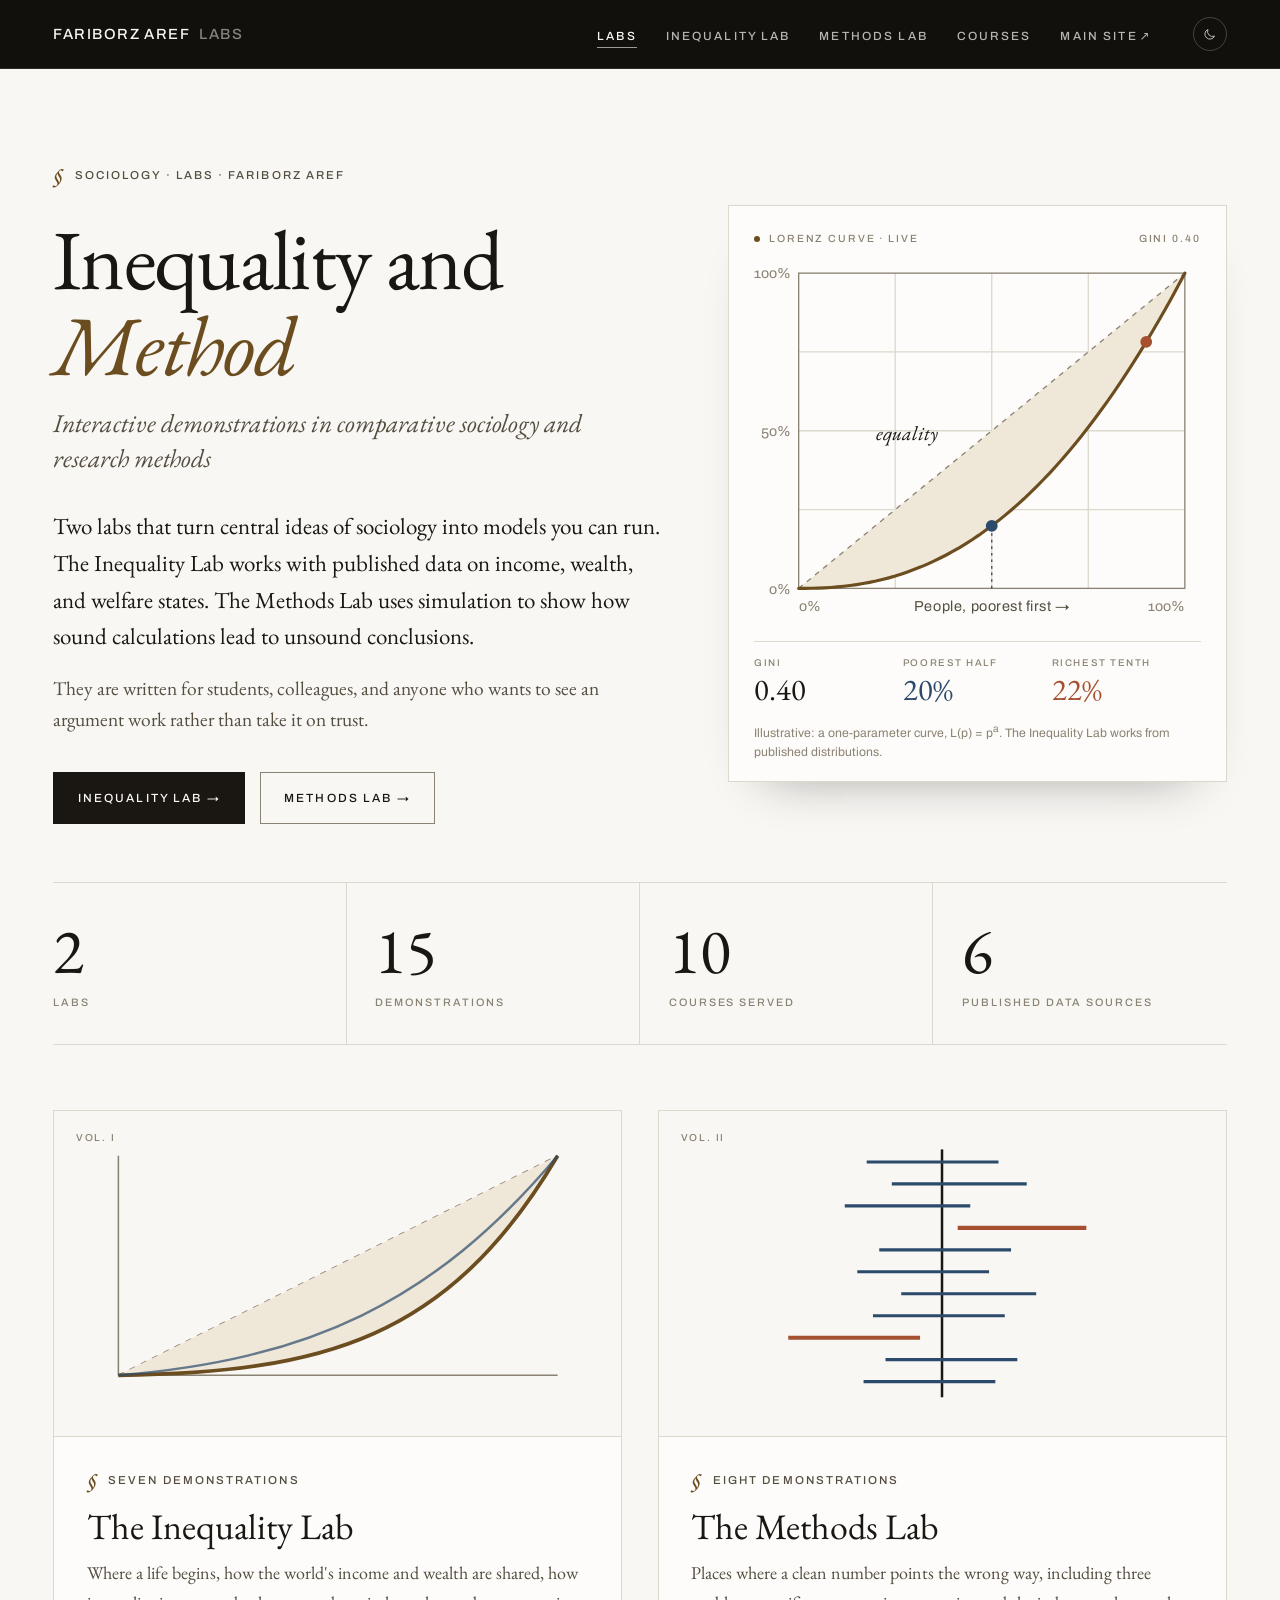
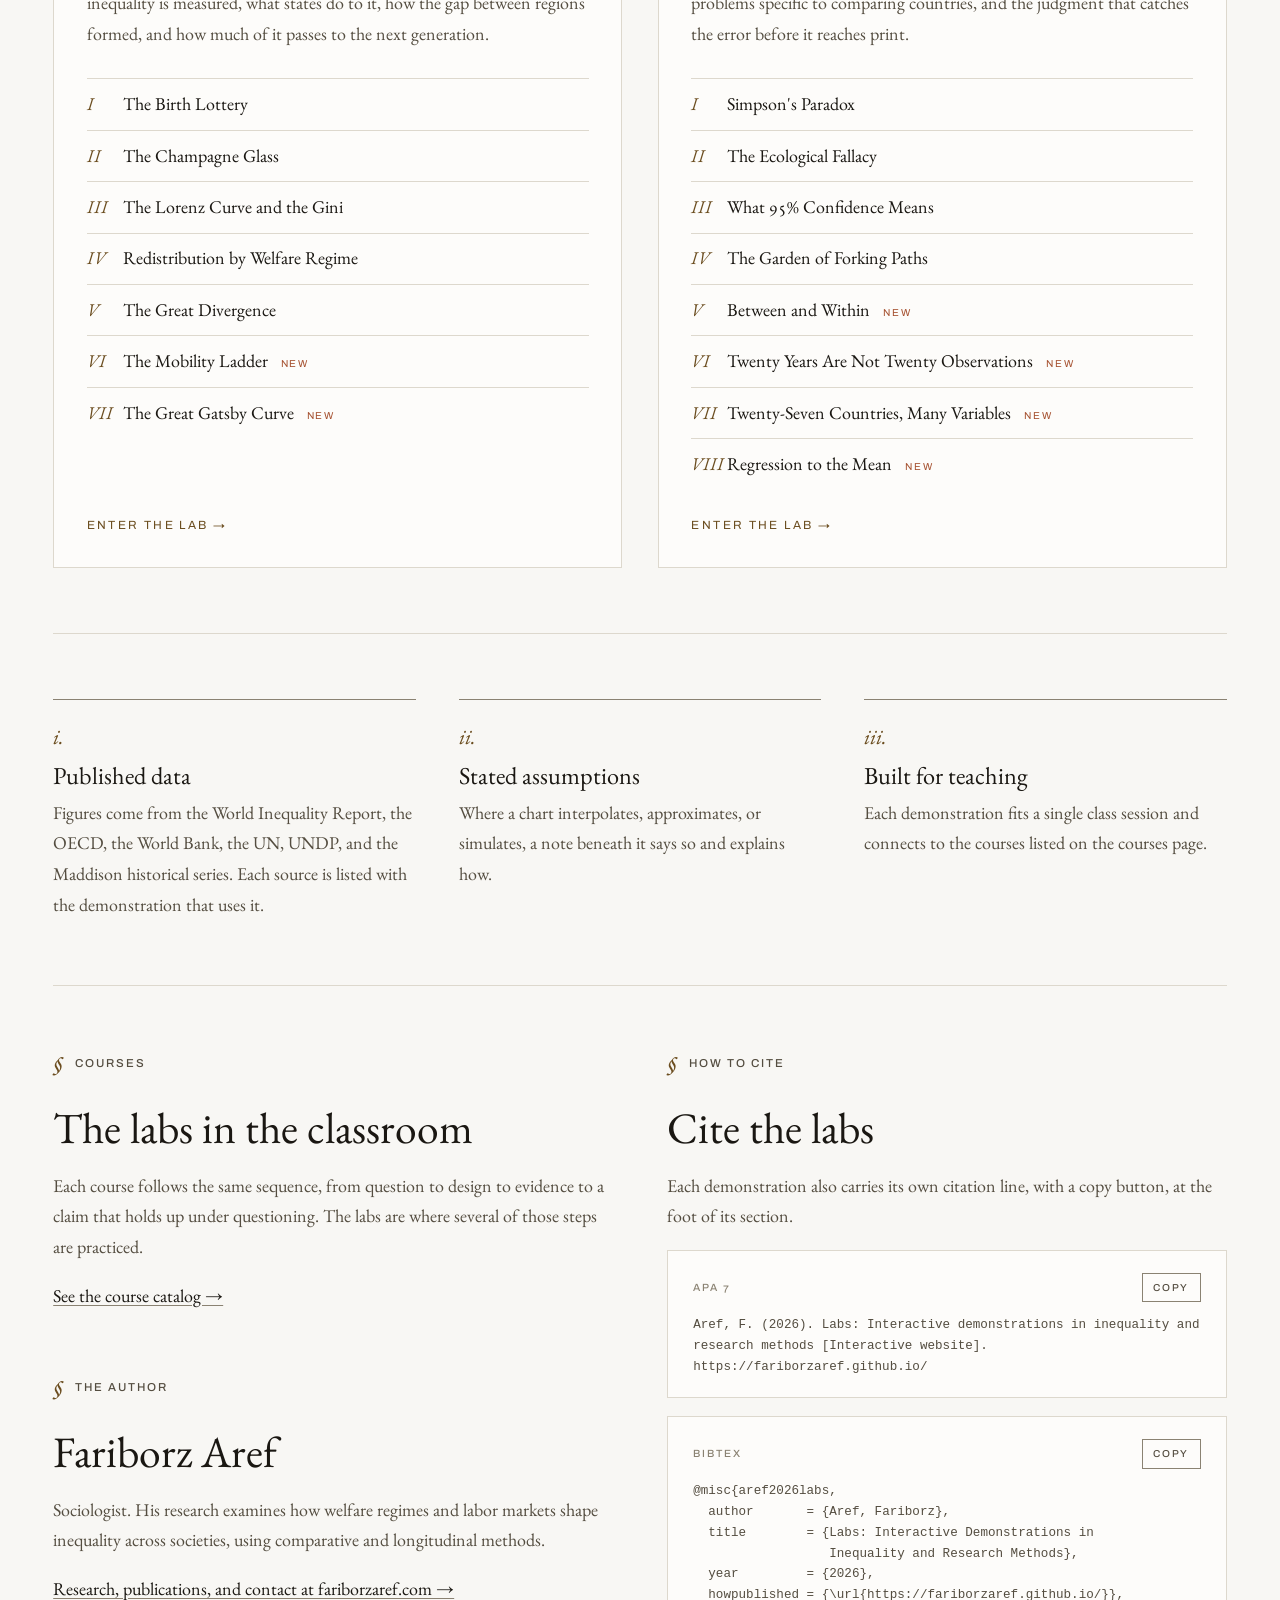
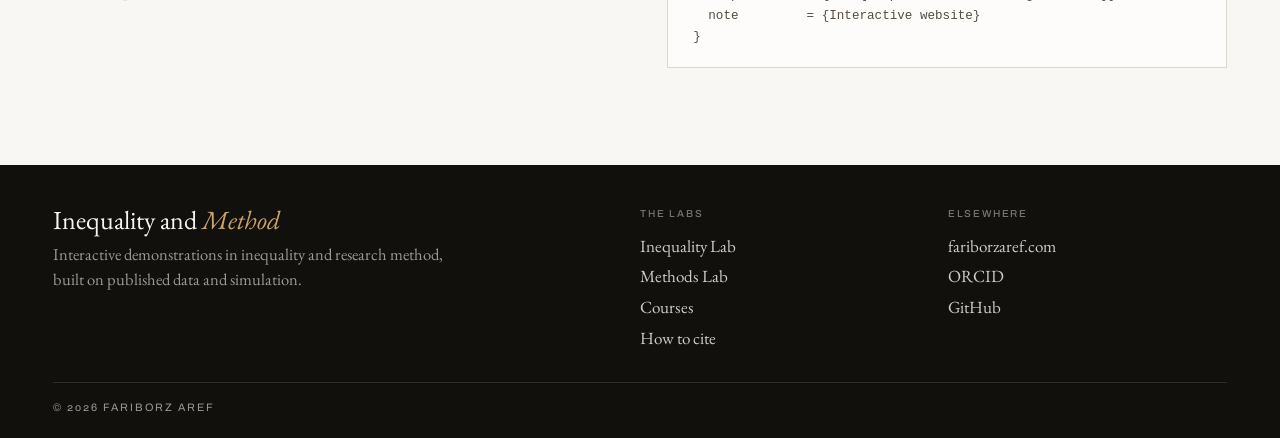
<file: index.html>
<!DOCTYPE html>
<html lang="en">
<head>
  <meta charset="utf-8">
  <meta name="viewport" content="width=device-width, initial-scale=1, viewport-fit=cover">
  <title>Labs · Fariborz Aref · Inequality and Research Methods</title>
  <meta name="description" content="Interactive demonstrations in inequality and research methods by sociologist Fariborz Aref: the Inequality Lab and the Methods Lab, built on published data and simulation.">
  <meta name="author" content="Fariborz Aref">
  <meta name="robots" content="index, follow, max-image-preview:large">
  <link rel="canonical" href="https://fariborzaref.github.io/">

  <meta property="og:type" content="website">
  <meta property="og:site_name" content="Fariborz Aref · Labs">
  <meta property="og:title" content="Inequality and Method · Fariborz Aref Labs">
  <meta property="og:description" content="Interactive demonstrations in inequality and research methods by sociologist Fariborz Aref: the Inequality Lab and the Methods Lab, built on published data and simulation.">
  <meta property="og:url" content="https://fariborzaref.github.io/">
  <meta property="og:image" content="https://fariborzaref.github.io/og-image.png">
  <meta property="og:image:width" content="1200">
  <meta property="og:image:height" content="630">
  <meta property="og:image:alt" content="Fariborz Aref Labs: Inequality and Method.">
  <meta name="twitter:card" content="summary_large_image">
  <meta name="twitter:title" content="Inequality and Method · Fariborz Aref Labs">
  <meta name="twitter:description" content="Interactive demonstrations in inequality and research methods by sociologist Fariborz Aref: the Inequality Lab and the Methods Lab, built on published data and simulation.">
  <meta name="twitter:image" content="https://fariborzaref.github.io/og-image.png">

  <link rel="manifest" href="manifest.webmanifest">
  <meta name="theme-color" content="#12100c">
  <link rel="icon" type="image/png" href="favicon-32.png">
  <link rel="apple-touch-icon" href="apple-touch-icon.png">
  <meta name="apple-mobile-web-app-title" content="F. Aref Labs">

  <link rel="preconnect" href="https://fonts.googleapis.com">
  <link rel="preconnect" href="https://fonts.gstatic.com" crossorigin>
  <link href="https://fonts.googleapis.com/css2?family=EB+Garamond:ital,wght@0,400;0,500;1,400;1,500&family=Archivo:wght@400;500;600&display=swap" rel="stylesheet">
  <link rel="stylesheet" href="labs.css?v=7">
  <script src="labs.js?v=7"></script>

  <script async src="https://www.googletagmanager.com/gtag/js?id=G-S437KK8JX4"></script>
  <script>
    window.dataLayer = window.dataLayer || [];
    function gtag(){ dataLayer.push(arguments); }
    gtag('js', new Date());
    gtag('config', 'G-S437KK8JX4');
  </script>
  <script type="application/ld+json">
{
  "@context": "https://schema.org",
  "@type": "WebPage",
  "name": "Labs \u00b7 Fariborz Aref \u00b7 Inequality and Research Methods",
  "description": "Interactive demonstrations in inequality and research methods by sociologist Fariborz Aref: the Inequality Lab and the Methods Lab, built on published data and simulation.",
  "url": "https://fariborzaref.github.io/",
  "author": {
    "@type": "Person",
    "@id": "https://fariborzaref.com/#fariborz-aref",
    "name": "Fariborz Aref",
    "url": "https://fariborzaref.com/"
  }
}
  </script>
</head>
<body>
  <a class="skip" href="#main">Skip to content</a>

  <header class="site-header">
    <div class="header-inner">
      <a class="brand" href="./">Fariborz Aref<span>Labs</span></a>
      <button class="nav-toggle" type="button" aria-expanded="false" aria-controls="site-nav" aria-label="Open navigation">
        <span></span><span></span>
      </button>
      <nav class="nav" id="site-nav" aria-label="Primary">
        <ul>
          <li><a href="./" aria-current="page">Labs</a></li>
          <li><a href="inequality">Inequality Lab</a></li>
          <li><a href="methods">Methods Lab</a></li>
          <li><a href="courses">Courses</a></li>
          <li><a class="ext" href="https://fariborzaref.com/">Main site</a></li>
        </ul>
      </nav>
      <button class="theme-toggle" type="button" aria-label="Switch to dark reading mode"><svg class="i-moon" viewBox="0 0 24 24" fill="none" stroke="currentColor" stroke-width="1.6" stroke-linejoin="round"><path d="M20 14.5A8 8 0 0 1 9.5 4a8 8 0 1 0 10.5 10.5z"/></svg><svg class="i-sun" viewBox="0 0 24 24" fill="none" stroke="currentColor" stroke-width="1.6" stroke-linecap="round"><circle cx="12" cy="12" r="4.2"/><path d="M12 2.5v2.2M12 19.3v2.2M2.5 12h2.2M19.3 12h2.2M5.3 5.3l1.6 1.6M17.1 17.1l1.6 1.6M5.3 18.7l1.6-1.6M17.1 6.9l1.6-1.6"/></svg></button>
    </div>
  </header>

  <main id="main">

    <div class="wrap">
      <section class="hero home-hero">
        <div>
          <p class="kicker">Sociology &middot; Labs &middot; Fariborz Aref</p>
          <h1>Inequality and <em>Method</em></h1>
          <p class="deck">Interactive demonstrations in comparative sociology and research methods</p>
          <p class="lead">Two labs that turn central ideas of sociology into models you can run. The Inequality Lab works with published data on income, wealth, and welfare states. The Methods Lab uses simulation to show how sound calculations lead to unsound conclusions.</p>
          <p class="lead soft">They are written for students, colleagues, and anyone who wants to see an argument work rather than take it on trust.</p>
          <div class="hero-actions">
            <a class="btn" href="inequality">Inequality Lab &rarr;</a>
            <a class="btn ghost" href="methods">Methods Lab &rarr;</a>
          </div>
        </div>
        <figure class="instrument" aria-labelledby="inst-cap">
          <div class="inst-head"><span class="live">Lorenz curve &middot; live</span><span id="inst-g">Gini 0.40</span></div>
          <svg class="chart" id="inst-svg" viewBox="0 0 340 280" role="img" aria-label="A Lorenz curve whose level of inequality changes over time"></svg>
          <div class="inst-read">
            <div><span>Gini</span><b id="inst-gini">0.40</b></div>
            <div><span>Poorest half</span><b class="k-blue" id="inst-b50">20%</b></div>
            <div><span>Richest tenth</span><b class="k-terra" id="inst-t10">22%</b></div>
          </div>
          <figcaption class="inst-note" id="inst-cap">Illustrative: a one-parameter curve, L(p) = p<sup>a</sup>. The Inequality Lab works from published distributions.</figcaption>
        </figure>
      </section>

      <section class="numbers" aria-label="The labs in numbers">
        <div><b>2</b><span>Labs</span></div>
        <div><b>15</b><span>Demonstrations</span></div>
        <div><b>10</b><span>Courses served</span></div>
        <div><b>6</b><span>Published data sources</span></div>
      </section>

      <section class="labs-grid">
        <article class="lab-card rv">
          <div class="fig"><span class="vol">Vol. I</span><svg viewBox="0 0 320 170" class="chart" aria-hidden="true">
              <line x1="20" y1="150" x2="300" y2="150" class="axis"/><line x1="20" y1="10" x2="20" y2="150" class="axis"/>
              <line x1="20" y1="150" x2="300" y2="10" stroke="var(--ink-faint)" stroke-dasharray="4 4"/>
              <path d="M20,150 C150,148 230,128 300,10 L20,150 Z" fill="var(--accent-soft)"/>
              <path d="M20,150 C150,148 230,128 300,10" fill="none" stroke="var(--accent)" stroke-width="2.4"/>
              <path d="M20,150 C140,140 220,105 300,10" fill="none" stroke="var(--c-blue)" stroke-width="1.6" opacity="0.7"/>
            </svg></div>
          <div class="body">
            <p class="kicker" style="margin-bottom:0.8rem">Seven demonstrations</p>
            <h2><a href="inequality">The Inequality Lab</a></h2>
            <p>Where a life begins, how the world's income and wealth are shared, how inequality is measured, what states do to it, how the gap between regions formed, and how much of it passes to the next generation.</p>
            <ol>
              <li><a href="inequality#lottery"><i>I</i><span>The Birth Lottery</span></a></li>
              <li><a href="inequality#glass"><i>II</i><span>The Champagne Glass</span></a></li>
              <li><a href="inequality#lorenz"><i>III</i><span>The Lorenz Curve and the Gini</span></a></li>
              <li><a href="inequality#redistribution"><i>IV</i><span>Redistribution by Welfare Regime</span></a></li>
              <li><a href="inequality#divergence"><i>V</i><span>The Great Divergence</span></a></li>
              <li><a href="inequality#ladder"><i>VI</i><span>The Mobility Ladder <span class="badge">New</span></span></a></li>
              <li><a href="inequality#gatsby"><i>VII</i><span>The Great Gatsby Curve <span class="badge">New</span></span></a></li>
            </ol>
            <span class="go">Enter the lab &rarr;</span>
          </div>
        </article>
        <article class="lab-card rv">
          <div class="fig"><span class="vol">Vol. II</span><svg viewBox="0 0 320 170" class="chart" aria-hidden="true">
              <line x1="160" y1="6" x2="160" y2="164" stroke="var(--ink)" stroke-width="1.6"/>
              <g stroke-width="2">
                <line x1="112" y1="14" x2="196" y2="14" stroke="var(--c-blue)"/><line x1="128" y1="28" x2="214" y2="28" stroke="var(--c-blue)"/>
                <line x1="98" y1="42" x2="178" y2="42" stroke="var(--c-blue)"/><line x1="170" y1="56" x2="252" y2="56" stroke="var(--c-terra)" stroke-width="2.6"/>
                <line x1="120" y1="70" x2="204" y2="70" stroke="var(--c-blue)"/><line x1="106" y1="84" x2="190" y2="84" stroke="var(--c-blue)"/>
                <line x1="134" y1="98" x2="220" y2="98" stroke="var(--c-blue)"/><line x1="116" y1="112" x2="200" y2="112" stroke="var(--c-blue)"/>
                <line x1="62" y1="126" x2="146" y2="126" stroke="var(--c-terra)" stroke-width="2.6"/><line x1="124" y1="140" x2="208" y2="140" stroke="var(--c-blue)"/>
                <line x1="110" y1="154" x2="194" y2="154" stroke="var(--c-blue)"/>
              </g>
            </svg></div>
          <div class="body">
            <p class="kicker" style="margin-bottom:0.8rem">Eight demonstrations</p>
            <h2><a href="methods">The Methods Lab</a></h2>
            <p>Places where a clean number points the wrong way, including three problems specific to comparing countries, and the judgment that catches the error before it reaches print.</p>
            <ol>
              <li><a href="methods#simpson"><i>I</i><span>Simpson's Paradox</span></a></li>
              <li><a href="methods#ecological"><i>II</i><span>The Ecological Fallacy</span></a></li>
              <li><a href="methods#confidence"><i>III</i><span>What 95% Confidence Means</span></a></li>
              <li><a href="methods#forking"><i>IV</i><span>The Garden of Forking Paths</span></a></li>
              <li><a href="methods#between"><i>V</i><span>Between and Within <span class="badge">New</span></span></a></li>
              <li><a href="methods#persistence"><i>VI</i><span>Twenty Years Are Not Twenty Observations <span class="badge">New</span></span></a></li>
              <li><a href="methods#smalln"><i>VII</i><span>Twenty-Seven Countries, Many Variables <span class="badge">New</span></span></a></li>
              <li><a href="methods#galton"><i>VIII</i><span>Regression to the Mean <span class="badge">New</span></span></a></li>
            </ol>
            <span class="go">Enter the lab &rarr;</span>
          </div>
        </article>
      </section>

      <section class="principles">
        <div class="p rv"><i>i.</i><h3>Published data</h3><p>Figures come from the World Inequality Report, the OECD, the World Bank, the UN, UNDP, and the Maddison historical series. Each source is listed with the demonstration that uses it.</p></div>
        <div class="p rv"><i>ii.</i><h3>Stated assumptions</h3><p>Where a chart interpolates, approximates, or simulates, a note beneath it says so and explains how.</p></div>
        <div class="p rv"><i>iii.</i><h3>Built for teaching</h3><p>Each demonstration fits a single class session and connects to the courses listed on the courses page.</p></div>
      </section>

      <section class="strip">
        <div class="rv">
          <p class="kicker">Courses</p>
          <h2>The labs in the classroom</h2>
          <p>Each course follows the same sequence, from question to design to evidence to a claim that holds up under questioning. The labs are where several of those steps are practiced.</p>
          <p><a class="text" href="courses">See the course catalog &rarr;</a></p>
          <p class="kicker" style="margin-top:2.6rem">The author</p>
          <h2>Fariborz Aref</h2>
          <p>Sociologist. His research examines how welfare regimes and labor markets shape inequality across societies, using comparative and longitudinal methods.</p>
          <p><a class="text" href="https://fariborzaref.com/">Research, publications, and contact at fariborzaref.com &rarr;</a></p>
        </div>
        <div class="rv" id="cite">
          <p class="kicker">How to cite</p>
          <h2>Cite the labs</h2>
          <p>Each demonstration also carries its own citation line, with a copy button, at the foot of its section.</p>
          <div class="cite-box">
            <div class="cite-head" data-copy="cite-apa"><span>APA 7</span></div>
            <pre id="cite-apa">Aref, F. (2026). Labs: Interactive demonstrations in inequality and research methods [Interactive website]. https://fariborzaref.github.io/</pre>
          </div>
          <div class="cite-box">
            <div class="cite-head" data-copy="cite-bib"><span>BibTeX</span></div>
            <pre id="cite-bib">@misc{aref2026labs,
  author       = {Aref, Fariborz},
  title        = {Labs: Interactive Demonstrations in
                  Inequality and Research Methods},
  year         = {2026},
  howpublished = {\url{https://fariborzaref.github.io/}},
  note         = {Interactive website}
}</pre>
          </div>
        </div>
      </section>
    </div>
  </main>

  <footer class="site-footer">
    <div class="foot-inner rich">
      <div class="foot-grid">
        <div>
          <p class="foot-brand">Inequality and <em>Method</em></p>
          <p class="foot-lede">Interactive demonstrations in inequality and research method, built on published data and simulation.</p>
        </div>
        <div>
          <span class="foot-label">The labs</span>
          <ul><li><a href="inequality">Inequality Lab</a></li><li><a href="methods">Methods Lab</a></li><li><a href="courses">Courses</a></li><li><a href="./#cite">How to cite</a></li></ul>
        </div>
        <div>
          <span class="foot-label">Elsewhere</span>
          <ul><li><a href="https://fariborzaref.com/">fariborzaref.com</a></li><li><a href="https://orcid.org/0000-0001-6622-1824">ORCID</a></li><li><a href="https://github.com/fariborzaref">GitHub</a></li></ul>
        </div>
      </div>
      <div class="foot-base">
        <span class="foot">&copy; <span data-year>2026</span> Fariborz Aref</span>
      </div>
    </div>
  </footer>

  <script>
    /* Hero instrument: a one-parameter Lorenz curve, L(p) = p^a, with Gini = (a - 1) / (a + 1). */
    (function () {
      var svg = document.getElementById('inst-svg');
      if (!svg || !window.L) return;
      var W = 340, H = 280, m = { l: 34, r: 12, t: 10, b: 30 };
      var x = L.scale(0, 1, m.l, W - m.r), y = L.scale(0, 1, H - m.b, m.t);
      [0.25, 0.5, 0.75].forEach(function (v) {
        L.el(svg, 'line', { x1: x(0), x2: x(1), y1: y(v), y2: y(v), class: 'grid' });
        L.el(svg, 'line', { x1: x(v), x2: x(v), y1: y(0), y2: y(1), class: 'grid' });
      });
      L.el(svg, 'rect', { x: x(0), y: y(1), width: x(1) - x(0), height: y(0) - y(1), fill: 'none', class: 'axis' });
      [0, 50, 100].forEach(function (v) { L.el(svg, 'text', { x: m.l - 6, y: y(v / 100) + 4, 'text-anchor': 'end' }, v + '%'); });
      L.el(svg, 'text', { x: x(0), y: H - m.b + 17, 'text-anchor': 'start' }, '0%');
      L.el(svg, 'text', { x: x(1), y: H - m.b + 17, 'text-anchor': 'end' }, '100%');
      L.el(svg, 'text', { x: x(0.5), y: H - m.b + 17, 'text-anchor': 'middle', class: 't-title' }, 'People, poorest first →');
      var area = L.el(svg, 'path', { fill: 'var(--accent-soft)' });
      L.el(svg, 'line', { x1: x(0), y1: y(0), x2: x(1), y2: y(1), stroke: 'var(--ink-faint)', 'stroke-dasharray': '4 4' });
      L.el(svg, 'text', { x: x(0.36), y: y(0.47), class: 't-serif', 'font-style': 'italic', 'text-anchor': 'end' }, 'equality');
      var curve = L.el(svg, 'path', { fill: 'none', stroke: 'var(--accent)', 'stroke-width': 2.4, 'stroke-linecap': 'round' });
      var g50 = L.el(svg, 'line', { stroke: 'var(--c-blue)', 'stroke-dasharray': '2 3' });
      var d50 = L.el(svg, 'circle', { r: 4.5, fill: 'var(--c-blue)' });
      var d90 = L.el(svg, 'circle', { r: 4.5, fill: 'var(--c-terra)' });
      var elG = document.getElementById('inst-gini'), elG2 = document.getElementById('inst-g'),
          elB = document.getElementById('inst-b50'), elT = document.getElementById('inst-t10');
      function draw(G) {
        var a = (1 + G) / (1 - G), pts = [];
        for (var i = 0; i <= 60; i++) { var p = i / 60; pts.push(x(p).toFixed(1) + ',' + y(Math.pow(p, a)).toFixed(1)); }
        curve.setAttribute('d', 'M' + pts.join(' L'));
        area.setAttribute('d', 'M' + pts.join(' L') + ' Z');
        var b50 = Math.pow(0.5, a), t10 = 1 - Math.pow(0.9, a);
        d50.setAttribute('cx', x(0.5)); d50.setAttribute('cy', y(b50));
        d90.setAttribute('cx', x(0.9)); d90.setAttribute('cy', y(1 - t10));
        g50.setAttribute('x1', x(0.5)); g50.setAttribute('x2', x(0.5)); g50.setAttribute('y1', y(0)); g50.setAttribute('y2', y(b50));
        elG.textContent = G.toFixed(2); elG2.textContent = 'Gini ' + G.toFixed(2);
        elB.textContent = Math.round(b50 * 100) + '%'; elT.textContent = Math.round(t10 * 100) + '%';
      }
      var seq = [0.28, 0.40, 0.52, 0.64, 0.46, 0.34], k = 0, cur = 0.40;
      draw(cur);
      if (window.matchMedia('(prefers-reduced-motion: reduce)').matches) return;
      var ease = function (t) { return t < 0.5 ? 4 * t * t * t : 1 - Math.pow(-2 * t + 2, 3) / 2; };
      function next() {
        var from = cur, to = seq[k = (k + 1) % seq.length], t0 = performance.now();
        (function step(now) {
          var t = Math.min(1, (now - t0) / 1400); cur = from + (to - from) * ease(t); draw(cur);
          if (t < 1) requestAnimationFrame(step); else setTimeout(next, 2200);
        })(t0);
      }
      setTimeout(next, 2000);
    })();
  </script>

  <script>
    (function () {
      var t = document.querySelector('.nav-toggle'), n = document.getElementById('site-nav');
      if (!t || !n) return;
      function set(o) { t.setAttribute('aria-expanded', String(o)); n.classList.toggle('open', o); t.setAttribute('aria-label', o ? 'Close navigation' : 'Open navigation'); }
      t.addEventListener('click', function (e) { e.preventDefault(); set(t.getAttribute('aria-expanded') !== 'true'); });
      n.addEventListener('click', function (e) { if (e.target.closest('a')) set(false); });
      document.addEventListener('keydown', function (e) { if (e.key === 'Escape') set(false); });
    })();
    if ('serviceWorker' in navigator) { window.addEventListener('load', function () { navigator.serviceWorker.register('sw.js').catch(function () {}); }); }
  </script>

</body>
</html>
</file>
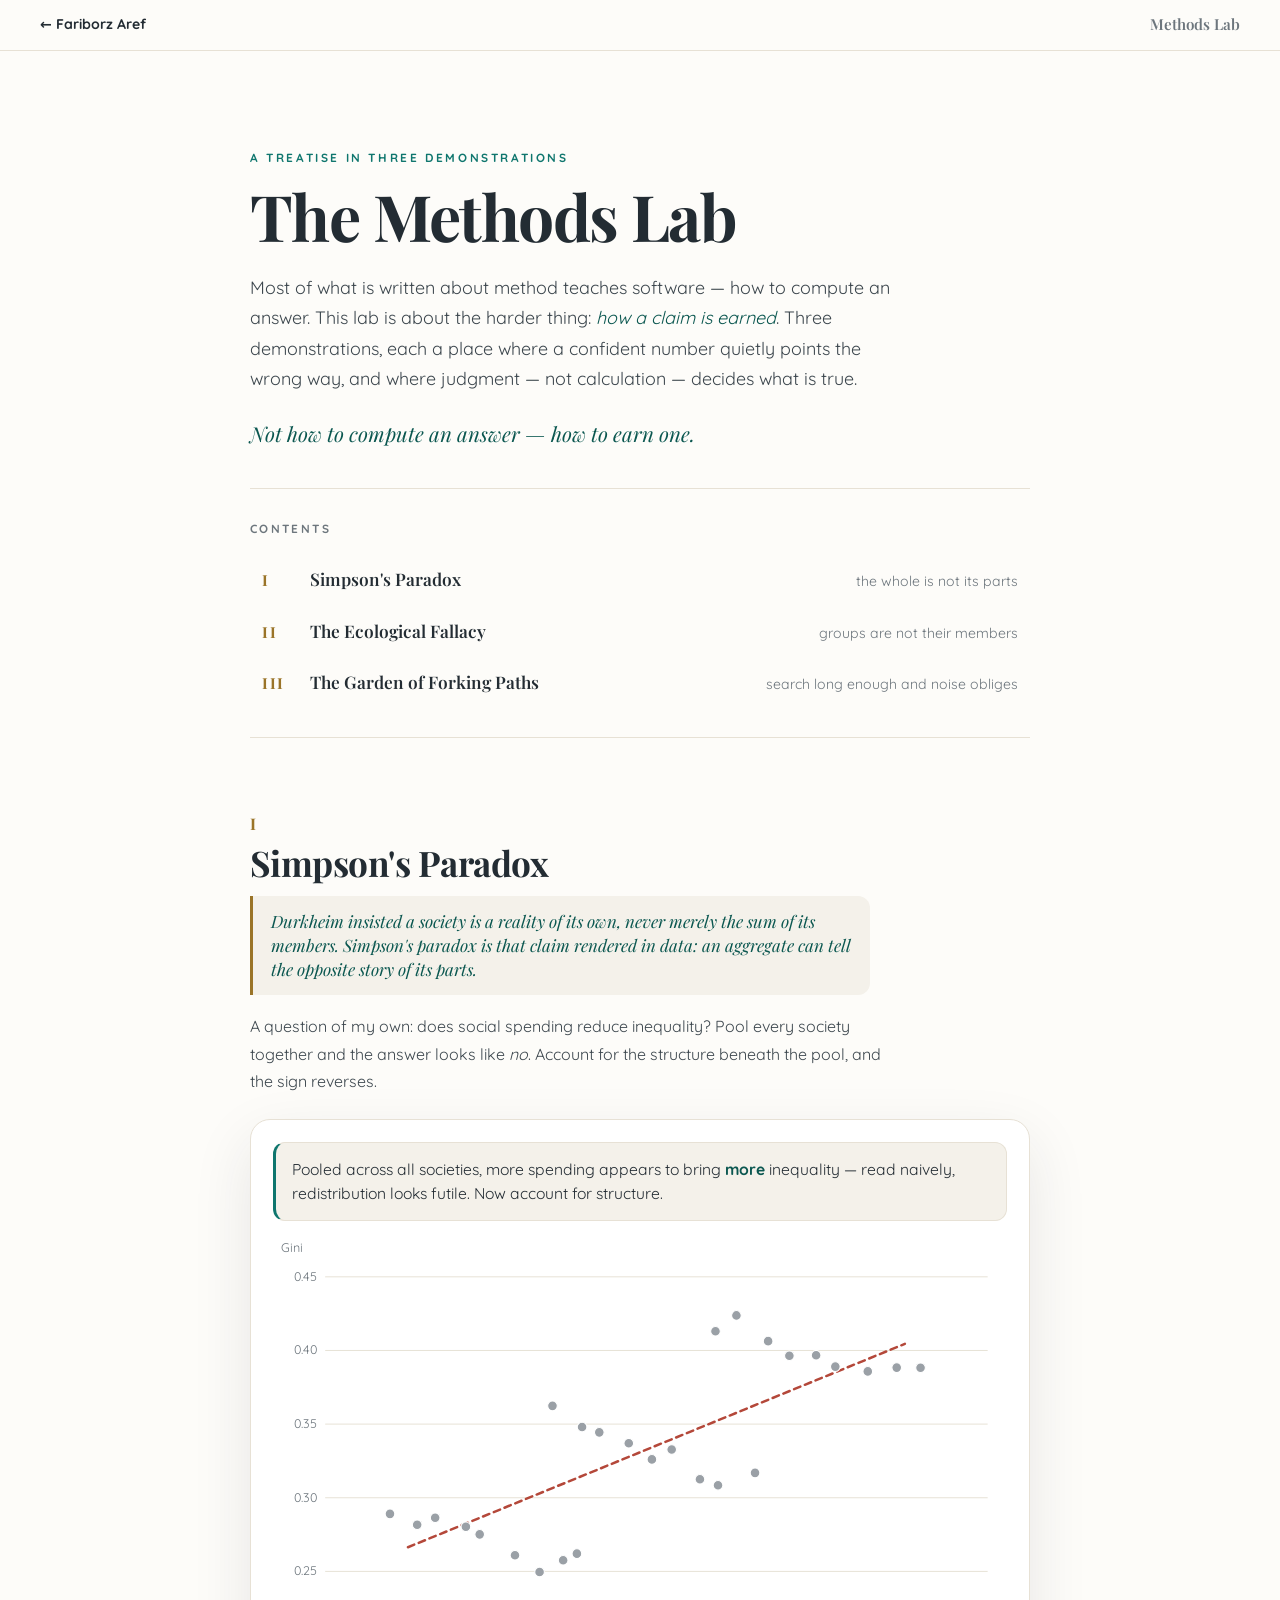
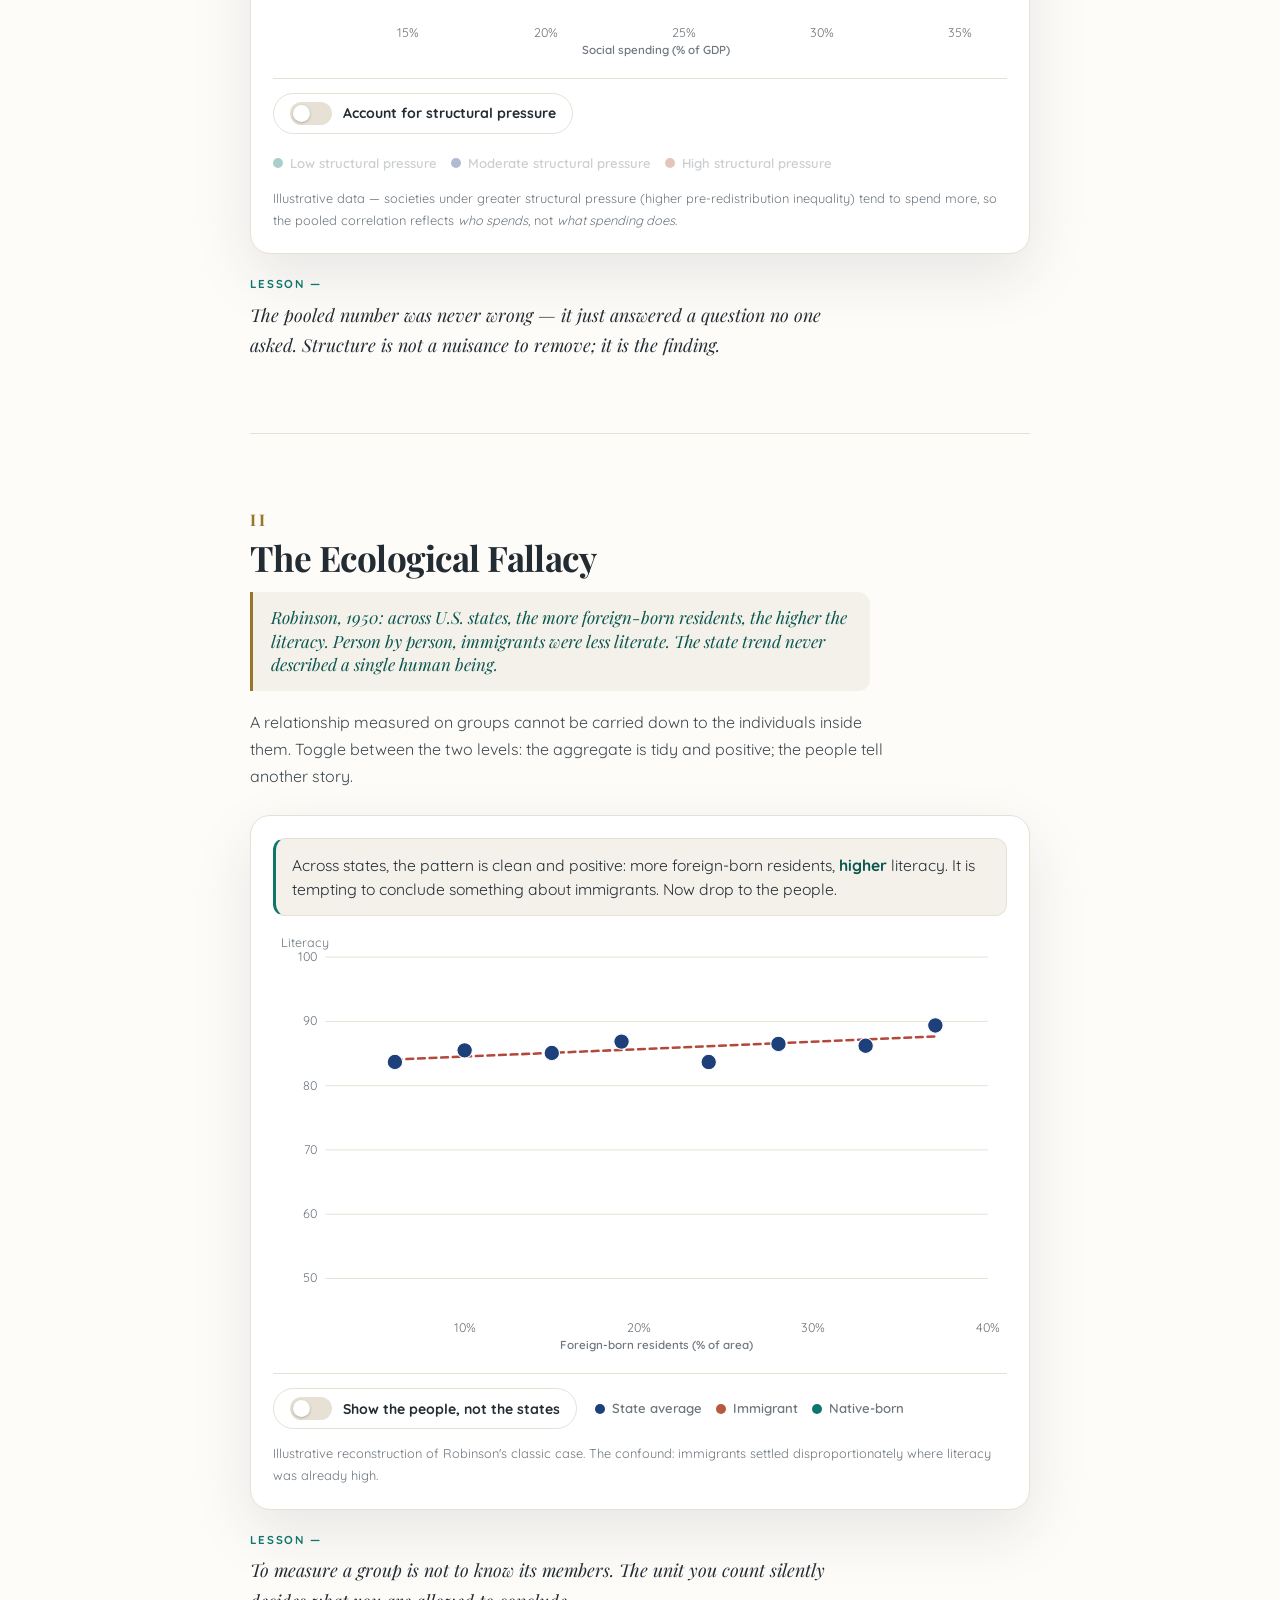
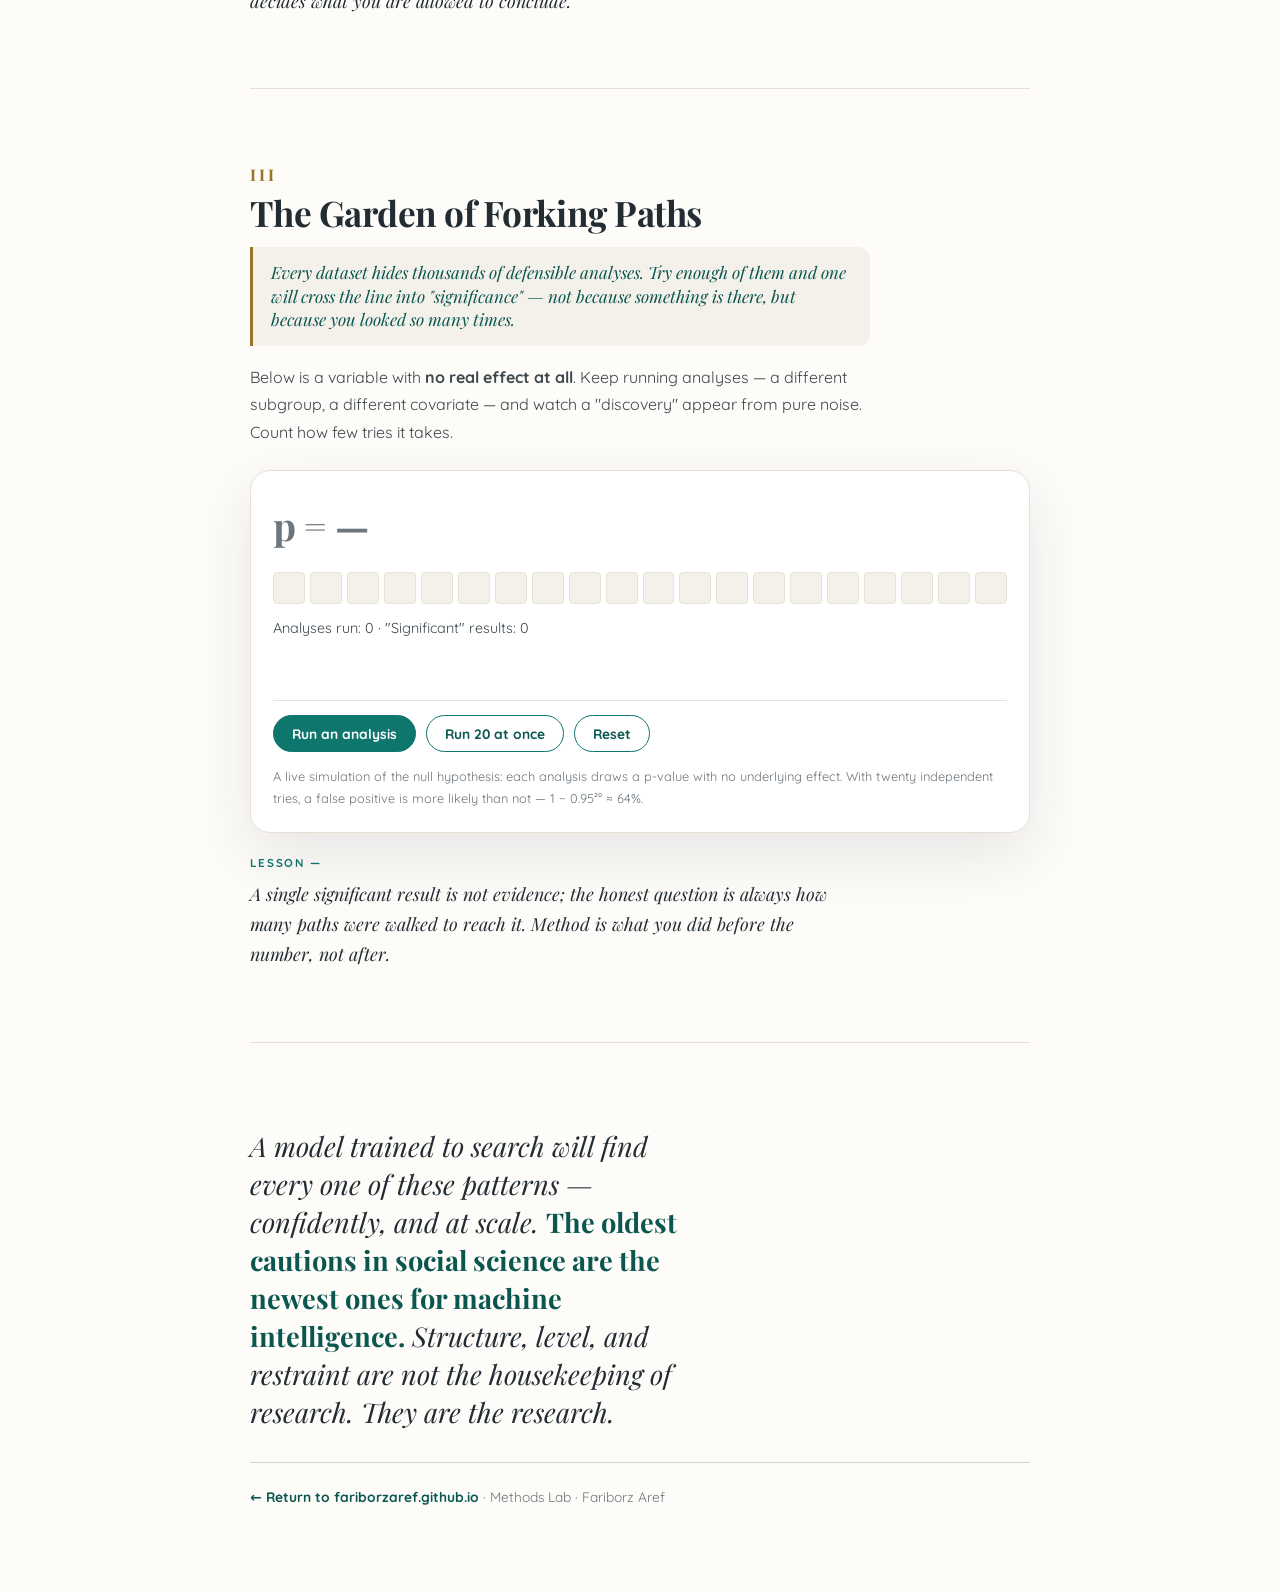
<file: methods/index.html>
<!doctype html>
<html lang="en">
<head>
  <!-- Google tag (gtag.js) -->
  <script async src="https://www.googletagmanager.com/gtag/js?id=G-S437KK8JX4"></script>
  <script>
    window.dataLayer = window.dataLayer || [];
    function gtag(){dataLayer.push(arguments);}
    gtag('js', new Date());
    gtag('config', 'G-S437KK8JX4');
  </script>

  <meta charset="utf-8">
  <meta name="viewport" content="width=device-width, initial-scale=1, viewport-fit=cover">
  <title>The Methods Lab — Fariborz Aref | How a Social Scientist Reasons</title>
  <meta name="description" content="An interactive treatise on research methods by Fariborz Aref: Simpson's paradox, the ecological fallacy, and the garden of forking paths — how a defensible claim is earned, not computed.">
  <meta name="author" content="Fariborz Aref">
  <meta name="robots" content="index, follow, max-image-preview:large">
  <link rel="canonical" href="https://fariborzaref.github.io/methods/">
  <link rel="icon" type="image/png" href="../favicon-32.png">

  <meta property="og:type" content="article">
  <meta property="og:site_name" content="Fariborz Aref">
  <meta property="og:title" content="The Methods Lab — How a Social Scientist Reasons">
  <meta property="og:description" content="Three interactive demonstrations: Simpson's paradox, the ecological fallacy, and the garden of forking paths.">
  <meta property="og:url" content="https://fariborzaref.github.io/methods/">
  <meta property="og:image" content="https://fariborzaref.github.io/og-image.png">
  <meta name="twitter:card" content="summary_large_image">
  <meta name="twitter:image" content="https://fariborzaref.github.io/og-image.png">

  <link rel="preconnect" href="https://fonts.googleapis.com">
  <link rel="preconnect" href="https://fonts.gstatic.com" crossorigin>
  <link href="https://fonts.googleapis.com/css2?family=Playfair+Display:ital,wght@0,400;0,600;0,700;1,400;1,600&family=Quicksand:wght@400;500;600;700&display=swap" rel="stylesheet">

  <style>
    :root {
      --bg: #fdfcf9;
      --panel: #ffffff;
      --panel-2: #f4f1ea;
      --ink: #232c33;
      --muted: #6d767d;
      --line: #e7e1d5;
      --accent: #0f766e;
      --accent-ink: #0b5750;
      --navy: #1d3f7a;
      --terra: #b45b3e;
      --gold: #9a7428;
      --shadow: 0 22px 60px rgba(35, 44, 51, .10);
      --display: "Playfair Display", Georgia, "Times New Roman", serif;
      --body: "Quicksand", system-ui, -apple-system, "Segoe UI", sans-serif;
      --wrap: 860px;
    }
    * { box-sizing: border-box; }
    html, body { max-width: 100%; overflow-x: hidden; }
    html { scroll-behavior: smooth; }
    body {
      margin: 0; background: var(--bg); color: var(--ink);
      font-family: var(--body); font-size: 16px; line-height: 1.7;
      -webkit-font-smoothing: antialiased;
    }
    a { color: var(--accent-ink); text-decoration: none; }
    a:hover { text-decoration: underline; text-underline-offset: 3px; }
    h1, h2, h3, h4 { font-family: var(--display); font-weight: 700; color: var(--ink); }
    ::selection { background: var(--accent); color: #fff; }
    :focus-visible { outline: 2px solid var(--accent); outline-offset: 3px; border-radius: 4px; }

    .skip { position: absolute; left: -9999px; }
    .skip:focus { left: 8px; top: 8px; background: var(--ink); color: #fff; padding: 8px 14px; border-radius: 8px; z-index: 100; }

    /* top bar */
    .top {
      position: sticky; top: 0; z-index: 40;
      background: rgba(253, 252, 249, .9); backdrop-filter: blur(12px);
      border-bottom: 1px solid var(--line);
      padding: max(12px, env(safe-area-inset-top)) clamp(20px, 5vw, 40px) 12px;
      display: flex; align-items: center; justify-content: space-between; gap: 16px;
    }
    .top .back { font-weight: 700; font-size: .88rem; color: var(--ink); display: inline-flex; align-items: center; gap: 7px; }
    .top .back:hover { color: var(--accent-ink); text-decoration: none; }
    .top .here { font-family: var(--display); font-weight: 600; font-size: .95rem; color: var(--muted); }

    .wrap { max-width: var(--wrap); margin: 0 auto; padding: 0 clamp(20px, 5vw, 40px); }

    /* hero */
    .hero { padding: clamp(48px, 9vw, 92px) 0 40px; border-bottom: 1px solid var(--line); }
    .eyebrow { display: inline-block; color: var(--accent); font-weight: 700; font-size: .74rem; letter-spacing: .22em; text-transform: uppercase; margin-bottom: 16px; }
    .hero h1 { margin: 0; font-size: clamp(2.4rem, 6vw, 4rem); line-height: 1.0; letter-spacing: -.025em; }
    .hero .thesis { margin: 24px 0 0; max-width: 60ch; font-size: 1.12rem; color: #3d474e; }
    .hero .thesis em { font-style: italic; color: var(--accent-ink); }
    .pull { font-family: var(--display); font-style: italic; font-size: 1.28rem; line-height: 1.4; color: var(--accent-ink); margin: 26px 0 0; max-width: 46ch; }

    /* index */
    .index { padding: 30px 0; border-bottom: 1px solid var(--line); }
    .index-title { font-size: .74rem; letter-spacing: .2em; text-transform: uppercase; color: var(--muted); font-weight: 700; margin-bottom: 14px; }
    .index ol { list-style: none; margin: 0; padding: 0; display: grid; gap: 2px; }
    .index a { display: flex; align-items: baseline; gap: 14px; padding: 10px 12px; border-radius: 10px; color: var(--ink); }
    .index a:hover { background: var(--panel-2); text-decoration: none; }
    .index .rn { font-family: var(--display); color: var(--gold); font-weight: 700; font-size: .95rem; min-width: 34px; letter-spacing: .1em; }
    .index .nm { font-family: var(--display); font-weight: 600; font-size: 1.08rem; }
    .index .ds { color: var(--muted); font-size: .88rem; margin-left: auto; text-align: right; }

    /* demo section */
    .demo { padding: clamp(44px, 8vw, 72px) 0; border-bottom: 1px solid var(--line); scroll-margin-top: 70px; }
    .demo-rn { font-family: var(--display); font-size: 1rem; letter-spacing: .18em; color: var(--gold); font-weight: 700; }
    .demo h2 { margin: 6px 0 0; font-size: clamp(1.7rem, 3.4vw, 2.2rem); line-height: 1.1; letter-spacing: -.015em; }
    .demo .lineage { margin: 14px 0 0; padding: 14px 18px; border-left: 3px solid var(--gold); background: var(--panel-2); border-radius: 0 12px 12px 0; font-family: var(--display); font-style: italic; font-size: 1.06rem; color: var(--accent-ink); max-width: 62ch; line-height: 1.4; }
    .demo .intro { margin: 18px 0 0; max-width: 64ch; color: #3d474e; }

    /* widget shell */
    .lab-wrap { margin-top: 24px; border: 1px solid var(--line); border-radius: 20px; background: var(--panel); padding: 22px; box-shadow: var(--shadow); }
    .readout { padding: 14px 16px; background: var(--panel-2); border: 1px solid var(--line); border-left: 3px solid var(--accent); border-radius: 12px; font-size: .98rem; color: var(--ink); line-height: 1.55; margin-bottom: 16px; }
    .readout b { color: var(--accent-ink); font-weight: 700; }
    .chart-holder { position: relative; }
    .lab-svg { width: 100%; height: auto; display: block; }
    .axis { font-size: 13px; fill: var(--muted); font-family: var(--body); }
    .axis-title { font-size: 12px; fill: var(--muted); font-family: var(--body); font-weight: 600; }
    .grid { stroke: var(--line); stroke-width: 1; }
    .dot { transition: fill .35s ease, opacity .35s ease, r .35s ease; stroke: #fff; stroke-width: 1.1; }
    .reg { fill: none; stroke-width: 2.6; stroke-linecap: round; transition: opacity .35s ease; }
    .reg-agg { stroke: #b4483a; stroke-dasharray: 7 5; }
    .mean-line { stroke-width: 2; stroke-dasharray: 5 4; transition: opacity .3s ease; }

    .controls { display: flex; align-items: center; gap: 18px; flex-wrap: wrap; margin-top: 16px; padding-top: 14px; border-top: 1px solid var(--line); }
    .toggle { display: inline-flex; align-items: center; gap: 11px; border: 1px solid var(--line); background: var(--panel); border-radius: 999px; padding: 8px 16px; cursor: pointer; font-family: var(--body); font-weight: 700; font-size: .88rem; color: var(--ink); }
    .switch { width: 42px; height: 23px; border-radius: 999px; background: var(--line); position: relative; transition: background .2s ease; flex: none; }
    .switch::after { content: ""; position: absolute; top: 3px; left: 3px; width: 17px; height: 17px; border-radius: 50%; background: #fff; box-shadow: 0 1px 3px rgba(0,0,0,.25); transition: transform .2s ease; }
    .toggle.on .switch { background: var(--accent); }
    .toggle.on .switch::after { transform: translateX(19px); }
    .legend { display: flex; flex-wrap: wrap; gap: 14px; }
    .leg { display: inline-flex; align-items: center; gap: 7px; font-size: .82rem; font-weight: 600; color: var(--muted); }
    .leg i { width: 10px; height: 10px; border-radius: 50%; flex: none; }

    .btn { border: 1px solid var(--accent); background: var(--accent); color: #fff; border-radius: 999px; padding: 9px 18px; font-family: var(--body); font-weight: 700; font-size: .86rem; cursor: pointer; transition: background .16s ease; }
    .btn:hover { background: var(--accent-ink); }
    .btn.ghost { background: var(--panel); color: var(--accent-ink); }
    .btn.ghost:hover { background: var(--panel-2); }

    .lesson { margin: 20px 0 0; font-family: var(--display); font-style: italic; font-size: 1.12rem; color: var(--ink); max-width: 60ch; }
    .lesson::before { content: "Lesson — "; font-style: normal; font-family: var(--body); font-weight: 700; font-size: .72rem; letter-spacing: .16em; text-transform: uppercase; color: var(--accent); display: block; margin-bottom: 6px; }
    .note { margin: 14px 0 0; font-size: .8rem; color: var(--muted); }

    /* p-hacking widget */
    .ph-readout { display: flex; align-items: baseline; gap: 14px; flex-wrap: wrap; margin-bottom: 14px; }
    .ph-p { font-family: var(--display); font-size: 2.4rem; font-weight: 700; letter-spacing: -.02em; font-variant-numeric: tabular-nums; }
    .ph-p.sig { color: var(--terra); }
    .ph-p.ns { color: var(--muted); }
    .ph-verdict { font-weight: 700; font-size: .9rem; }
    .ph-grid { display: grid; grid-template-columns: repeat(20, 1fr); gap: 5px; margin: 8px 0 4px; }
    .ph-cell { aspect-ratio: 1; border-radius: 4px; background: var(--panel-2); border: 1px solid var(--line); transition: background .2s ease, border-color .2s ease; }
    .ph-cell.ns { background: #eceae3; }
    .ph-cell.sig { background: var(--terra); border-color: var(--terra); }
    .ph-tally { margin-top: 12px; font-size: .9rem; color: #3d474e; }
    .ph-tally b { color: var(--terra); }
    .ph-reveal { margin-top: 14px; padding: 14px 16px; border: 1px dashed var(--terra); border-radius: 12px; background: #fbf4f1; color: #5a3226; font-size: .92rem; line-height: 1.55; opacity: 0; transition: opacity .3s ease; }
    .ph-reveal.show { opacity: 1; }
    .ph-controls { display: flex; gap: 10px; flex-wrap: wrap; align-items: center; margin-top: 16px; padding-top: 14px; border-top: 1px solid var(--line); }
    @media (max-width: 560px) { .ph-grid { grid-template-columns: repeat(10, 1fr); } .ph-p { font-size: 2rem; } }

    /* closing */
    .closing { padding: clamp(48px, 9vw, 84px) 0; }
    .closing .ai {
      font-family: var(--display); font-style: italic; font-size: clamp(1.3rem, 3vw, 1.7rem);
      line-height: 1.4; color: var(--ink); max-width: 30ch; margin: 0;
    }
    .closing .ai b { color: var(--accent-ink); font-style: normal; }
    .closing .sig { margin-top: 30px; padding-top: 22px; border-top: 1.5px solid rgba(35,44,51,.2); color: var(--muted); font-size: .86rem; }
    .closing .sig a { font-weight: 700; }

    /* reveal */
    .js .rv { opacity: 0; transform: translateY(20px); transition: opacity .7s cubic-bezier(.16,.7,.2,1), transform .7s cubic-bezier(.16,.7,.2,1); }
    .js .rv.in { opacity: 1; transform: none; }
    @media (prefers-reduced-motion: reduce) {
      html { scroll-behavior: auto; }
      * { transition: none !important; }
      .js .rv { opacity: 1 !important; transform: none !important; }
    }
  </style>
  <script>document.documentElement.classList.add('js');</script>
</head>

<body>
  <a class="skip" href="#main">Skip to content</a>

  <header class="top">
    <a class="back" href="/">← Fariborz Aref</a>
    <span class="here">Methods Lab</span>
  </header>

  <main id="main">
    <div class="wrap">

      <!-- HERO -->
      <section class="hero">
        <span class="eyebrow">A Treatise in Three Demonstrations</span>
        <h1>The Methods Lab</h1>
        <p class="thesis">
          Most of what is written about method teaches software — how to compute an answer.
          This lab is about the harder thing: <em>how a claim is earned</em>. Three demonstrations,
          each a place where a confident number quietly points the wrong way, and where judgment —
          not calculation — decides what is true.
        </p>
        <p class="pull">Not how to compute an answer — how to earn one.</p>
      </section>

      <!-- INDEX -->
      <nav class="index" aria-label="Contents">
        <div class="index-title">Contents</div>
        <ol>
          <li><a href="#simpson"><span class="rn">I</span><span class="nm">Simpson's Paradox</span><span class="ds">the whole is not its parts</span></a></li>
          <li><a href="#ecological"><span class="rn">II</span><span class="nm">The Ecological Fallacy</span><span class="ds">groups are not their members</span></a></li>
          <li><a href="#phacking"><span class="rn">III</span><span class="nm">The Garden of Forking Paths</span><span class="ds">search long enough and noise obliges</span></a></li>
        </ol>
      </nav>

      <!-- I. SIMPSON -->
      <section class="demo rv" id="simpson">
        <div class="demo-rn">I</div>
        <h2>Simpson's Paradox</h2>
        <p class="lineage">Durkheim insisted a society is a reality of its own, never merely the sum of its members. Simpson's paradox is that claim rendered in data: an aggregate can tell the opposite story of its parts.</p>
        <p class="intro">
          A question of my own: does social spending reduce inequality? Pool every society together and the
          answer looks like <i>no</i>. Account for the structure beneath the pool, and the sign reverses.
        </p>

        <div class="lab-wrap">
          <div class="readout" id="s-readout" aria-live="polite"></div>
          <div class="chart-holder"><svg class="lab-svg" id="s-chart" viewBox="0 0 760 440" preserveAspectRatio="xMidYMid meet" role="img" aria-label="Social spending versus inequality scatterplot"></svg></div>
          <div class="controls">
            <button class="toggle" id="s-toggle" type="button" aria-pressed="false"><span class="switch"></span> Account for structural pressure</button>
            <div class="legend" id="s-legend"></div>
          </div>
          <p class="note">Illustrative data — societies under greater structural pressure (higher pre-redistribution inequality) tend to spend more, so the pooled correlation reflects <i>who spends</i>, not <i>what spending does</i>.</p>
        </div>
        <p class="lesson">The pooled number was never wrong — it just answered a question no one asked. Structure is not a nuisance to remove; it is the finding.</p>
      </section>

      <!-- II. ECOLOGICAL -->
      <section class="demo rv" id="ecological">
        <div class="demo-rn">II</div>
        <h2>The Ecological Fallacy</h2>
        <p class="lineage">Robinson, 1950: across U.S. states, the more foreign-born residents, the higher the literacy. Person by person, immigrants were <i>less</i> literate. The state trend never described a single human being.</p>
        <p class="intro">
          A relationship measured on groups cannot be carried down to the individuals inside them.
          Toggle between the two levels: the aggregate is tidy and positive; the people tell another story.
        </p>

        <div class="lab-wrap">
          <div class="readout" id="e-readout" aria-live="polite"></div>
          <div class="chart-holder"><svg class="lab-svg" id="e-chart" viewBox="0 0 760 440" preserveAspectRatio="xMidYMid meet" role="img" aria-label="Foreign-born share versus literacy, states versus individuals"></svg></div>
          <div class="controls">
            <button class="toggle" id="e-toggle" type="button" aria-pressed="false"><span class="switch"></span> Show the people, not the states</button>
            <div class="legend" id="e-legend"></div>
          </div>
          <p class="note">Illustrative reconstruction of Robinson's classic case. The confound: immigrants settled disproportionately where literacy was already high.</p>
        </div>
        <p class="lesson">To measure a group is not to know its members. The unit you count silently decides what you are allowed to conclude.</p>
      </section>

      <!-- III. P-HACKING -->
      <section class="demo rv" id="phacking">
        <div class="demo-rn">III</div>
        <h2>The Garden of Forking Paths</h2>
        <p class="lineage">Every dataset hides thousands of defensible analyses. Try enough of them and one will cross the line into "significance" — not because something is there, but because you looked so many times.</p>
        <p class="intro">
          Below is a variable with <b>no real effect at all</b>. Keep running analyses — a different subgroup,
          a different covariate — and watch a "discovery" appear from pure noise. Count how few tries it takes.
        </p>

        <div class="lab-wrap">
          <div class="ph-readout">
            <span class="ph-p ns" id="ph-p">p = —</span>
            <span class="ph-verdict" id="ph-verdict"></span>
          </div>
          <div class="ph-grid" id="ph-grid" aria-hidden="true"></div>
          <div class="ph-tally" id="ph-tally">Analyses run: 0 · "Significant" results: 0</div>
          <div class="ph-reveal" id="ph-reveal"></div>
          <div class="ph-controls">
            <button class="btn" id="ph-run" type="button">Run an analysis</button>
            <button class="btn ghost" id="ph-auto" type="button">Run 20 at once</button>
            <button class="btn ghost" id="ph-reset" type="button">Reset</button>
          </div>
          <p class="note">A live simulation of the null hypothesis: each analysis draws a p-value with no underlying effect. With twenty independent tries, a false positive is more likely than not — 1 − 0.95²⁰ ≈ 64%.</p>
        </div>
        <p class="lesson">A single significant result is not evidence; the honest question is always <i>how many paths were walked to reach it</i>. Method is what you did before the number, not after.</p>
      </section>

      <!-- CLOSING -->
      <section class="closing rv">
        <p class="ai">
          A model trained to search will find every one of these patterns — confidently, and at scale.
          <b>The oldest cautions in social science are the newest ones for machine intelligence.</b>
          Structure, level, and restraint are not the housekeeping of research. They are the research.
        </p>
        <div class="sig">
          <a href="/">← Return to fariborzaref.github.io</a> · Methods Lab · Fariborz Aref
        </div>
      </section>

    </div>
  </main>

  <script>
    // ---------- shared helpers ----------
    var NS = 'http://www.w3.org/2000/svg';
    function el(svg, tag, attrs) { var e = document.createElementNS(NS, tag); for (var k in attrs) e.setAttribute(k, attrs[k]); svg.appendChild(e); return e; }
    function ols(pts) {
      var n = pts.length, sx = 0, sy = 0, sxy = 0, sxx = 0;
      pts.forEach(function (p) { sx += p.x; sy += p.y; sxy += p.x * p.y; sxx += p.x * p.x; });
      var m = (n * sxy - sx * sy) / (n * sxx - sx * sx); return { m: m, b: (sy - m * sx) / n };
    }
    function rng(s) { return function () { s = (s * 1103515245 + 12345) & 0x7fffffff; return s / 0x7fffffff; }; }
    var MOB = window.matchMedia('(max-width: 560px)').matches;

    // ---------- reveal ----------
    (function () {
      if (window.matchMedia('(prefers-reduced-motion: reduce)').matches) return;
      var io = new IntersectionObserver(function (es) {
        es.forEach(function (e) { if (e.isIntersecting) { e.target.classList.add('in'); io.unobserve(e.target); } });
      }, { rootMargin: '0px 0px -10% 0px', threshold: 0.08 });
      document.querySelectorAll('.rv').forEach(function (n) { io.observe(n); });
    })();

    // ============================================================
    // I. SIMPSON'S PARADOX — social spending vs inequality
    // ============================================================
    (function () {
      var svg = document.getElementById('s-chart'); if (!svg) return;
      var readout = document.getElementById('s-readout'), toggle = document.getElementById('s-toggle'), legendEl = document.getElementById('s-legend');
      var VBW = MOB ? 430 : 760, VBH = MOB ? 460 : 440, mL = 54, mR = 20, mT = 26, mB = 48;
      svg.setAttribute('viewBox', '0 0 ' + VBW + ' ' + VBH);
      var plotW = VBW - mL - mR, plotH = VBH - mT - mB, xMin = 12, xMax = 36, yMin = 0.22, yMax = 0.46;
      function xS(x) { return mL + (x - xMin) / (xMax - xMin) * plotW; }
      function yS(y) { return mT + (yMax - y) / (yMax - yMin) * plotH; }

      var xr = { low: [14, 22], mid: [20, 28], high: [26, 34] };
      var groups = [
        { id: 'low', name: 'Low structural pressure', color: '#0f766e', cx: 18, cy: 0.27, slope: -0.006 },
        { id: 'mid', name: 'Moderate structural pressure', color: '#1d3f7a', cx: 24, cy: 0.33, slope: -0.006 },
        { id: 'high', name: 'High structural pressure', color: '#b45b3e', cx: 30, cy: 0.40, slope: -0.006 }
      ];
      var rand = rng(11);
      groups.forEach(function (gp) {
        gp.pts = []; var lo = xr[gp.id][0], hi = xr[gp.id][1];
        for (var i = 0; i < 9; i++) { var x = lo + (hi - lo) * ((i + rand() * 0.6) / 9); gp.pts.push({ x: x, y: gp.cy + gp.slope * (x - gp.cx) + (rand() - 0.5) * 0.024 }); }
      });
      var all = []; groups.forEach(function (g) { g.pts.forEach(function (p) { all.push(p); }); });

      var g = el(svg, 'g', {});
      [0.25, 0.30, 0.35, 0.40, 0.45].forEach(function (v) { el(g, 'line', { x1: mL, y1: yS(v), x2: mL + plotW, y2: yS(v), class: 'grid' }); var t = el(g, 'text', { x: mL - 8, y: yS(v) + 4, 'text-anchor': 'end', class: 'axis' }); t.textContent = v.toFixed(2); });
      [15, 20, 25, 30, 35].forEach(function (v) { var t = el(g, 'text', { x: xS(v), y: mT + plotH + 22, 'text-anchor': 'middle', class: 'axis' }); t.textContent = v + '%'; });
      var xl = el(g, 'text', { x: mL + plotW / 2, y: mT + plotH + 40, 'text-anchor': 'middle', class: 'axis-title' }); xl.textContent = 'Social spending (% of GDP)';
      var yl = el(g, 'text', { x: mL - 46, y: mT - 10, class: 'axis' }); yl.textContent = 'Gini';

      var af = ols(all);
      var aggLine = el(svg, 'line', { class: 'reg reg-agg', x1: xS(15), y1: yS(af.m * 15 + af.b), x2: xS(33), y2: yS(af.m * 33 + af.b) });
      groups.forEach(function (gp) { var f = ols(gp.pts), lo = xr[gp.id][0] - 0.5, hi = xr[gp.id][1] + 0.5; gp.line = el(svg, 'line', { class: 'reg', stroke: gp.color, x1: xS(lo), y1: yS(f.m * lo + f.b), x2: xS(hi), y2: yS(f.m * hi + f.b) }); gp.line.style.opacity = 0; });
      groups.forEach(function (gp) { gp.dots = gp.pts.map(function (p) { return el(svg, 'circle', { cx: xS(p.x), cy: yS(p.y), r: 5, class: 'dot' }); }); });
      groups.forEach(function (gp) { var s = document.createElement('span'); s.className = 'leg'; s.innerHTML = '<i style="background:' + gp.color + '"></i>' + gp.name; legendEl.appendChild(s); });

      var on = false;
      function render() {
        groups.forEach(function (gp) { gp.dots.forEach(function (c) { c.setAttribute('fill', on ? gp.color : '#9aa0a6'); }); gp.line.style.opacity = on ? 1 : 0; });
        aggLine.style.opacity = on ? 0 : 1; toggle.classList.toggle('on', on); toggle.setAttribute('aria-pressed', on); legendEl.style.opacity = on ? 1 : 0.35;
        readout.innerHTML = on
          ? 'Hold structural pressure constant and the sign flips: among societies under the <b>same</b> underlying inequality, those that spend more end up <b>more equal</b>.'
          : 'Pooled across all societies, more spending appears to bring <b>more</b> inequality — read naively, redistribution looks futile. Now account for structure.';
      }
      toggle.addEventListener('click', function () { on = !on; render(); }); render();
    })();

    // ============================================================
    // II. ECOLOGICAL FALLACY — foreign-born vs literacy
    // ============================================================
    (function () {
      var svg = document.getElementById('e-chart'); if (!svg) return;
      var readout = document.getElementById('e-readout'), toggle = document.getElementById('e-toggle'), legendEl = document.getElementById('e-legend');
      var VBW = MOB ? 430 : 760, VBH = MOB ? 460 : 440, mL = 54, mR = 20, mT = 26, mB = 48;
      svg.setAttribute('viewBox', '0 0 ' + VBW + ' ' + VBH);
      var plotW = VBW - mL - mR, plotH = VBH - mT - mB, xMin = 2, xMax = 40, yMin = 45, yMax = 100;
      function xS(x) { return mL + (x - xMin) / (xMax - xMin) * plotW; }
      function yS(y) { return mT + (yMax - y) / (yMax - yMin) * plotH; }

      var NAT = '#0f766e', IMM = '#b45b3e';
      var rand = rng(23);
      // states: foreign-born % and base literacy rising together (confound)
      var states = [];
      var fps = [6, 10, 15, 19, 24, 28, 33, 37];
      fps.forEach(function (fp) {
        var base = 84 + 0.38 * fp;                 // higher foreign-born states are more literate
        var people = [];
        for (var i = 0; i < 26; i++) {
          var isImm = rand() < (fp / 100) * 1.9;
          var lit = base - (isImm ? 15 : 0) + (rand() - 0.5) * 9;
          lit = Math.max(46, Math.min(99, lit));
          people.push({ x: fp + (rand() - 0.5) * 2.4, y: lit, imm: isImm });
        }
        var mean = people.reduce(function (a, p) { return a + p.y; }, 0) / people.length;
        states.push({ fp: fp, mean: mean, people: people });
      });

      var g = el(svg, 'g', {});
      [50, 60, 70, 80, 90, 100].forEach(function (v) { el(g, 'line', { x1: mL, y1: yS(v), x2: mL + plotW, y2: yS(v), class: 'grid' }); var t = el(g, 'text', { x: mL - 8, y: yS(v) + 4, 'text-anchor': 'end', class: 'axis' }); t.textContent = v; });
      [10, 20, 30, 40].forEach(function (v) { var t = el(g, 'text', { x: xS(v), y: mT + plotH + 22, 'text-anchor': 'middle', class: 'axis' }); t.textContent = v + '%'; });
      var xl = el(g, 'text', { x: mL + plotW / 2, y: mT + plotH + 40, 'text-anchor': 'middle', class: 'axis-title' }); xl.textContent = 'Foreign-born residents (% of area)';
      var yl = el(g, 'text', { x: mL - 46, y: mT - 10, class: 'axis' }); yl.textContent = 'Literacy';

      // aggregate line (state means)
      var aggPts = states.map(function (s) { return { x: s.fp, y: s.mean }; });
      var af = ols(aggPts);
      var aggLine = el(svg, 'line', { class: 'reg reg-agg', x1: xS(6), y1: yS(af.m * 6 + af.b), x2: xS(37), y2: yS(af.m * 37 + af.b) });
      aggLine.setAttribute('stroke', '#1d3f7a'); aggLine.setAttribute('stroke-dasharray', 'none');
      // state dots (aggregate)
      var stateDots = states.map(function (s) { return el(svg, 'circle', { cx: xS(s.fp), cy: yS(s.mean), r: 8, fill: '#1d3f7a', stroke: '#fff', 'stroke-width': 2, class: 'dot' }); });
      // individual dots
      var indDots = [];
      states.forEach(function (s) { s.people.forEach(function (p) { indDots.push(el(svg, 'circle', { cx: xS(p.x), cy: yS(p.y), r: 3.2, fill: p.imm ? IMM : NAT, class: 'dot' })); }); });
      indDots.forEach(function (d) { d.style.opacity = 0; });
      // group mean markers for individual view
      var immVals = [], natVals = [];
      states.forEach(function (s) { s.people.forEach(function (p) { (p.imm ? immVals : natVals).push(p.y); }); });
      var immMean = immVals.reduce(function (a, b) { return a + b; }, 0) / immVals.length;
      var natMean = natVals.reduce(function (a, b) { return a + b; }, 0) / natVals.length;
      var immLine = el(svg, 'line', { class: 'mean-line', stroke: IMM, x1: mL, x2: mL + plotW, y1: yS(immMean), y2: yS(immMean) }); immLine.style.opacity = 0;
      var natLine = el(svg, 'line', { class: 'mean-line', stroke: NAT, x1: mL, x2: mL + plotW, y1: yS(natMean), y2: yS(natMean) }); natLine.style.opacity = 0;

      [['State average', '#1d3f7a'], ['Immigrant', IMM], ['Native-born', NAT]].forEach(function (a) { var s = document.createElement('span'); s.className = 'leg'; s.innerHTML = '<i style="background:' + a[1] + '"></i>' + a[0]; legendEl.appendChild(s); });

      var people = false;
      function render() {
        stateDots.forEach(function (d) { d.style.opacity = people ? 0 : 1; });
        aggLine.style.opacity = people ? 0 : 1;
        indDots.forEach(function (d) { d.style.opacity = people ? 0.85 : 0; });
        immLine.style.opacity = people ? 0.9 : 0; natLine.style.opacity = people ? 0.9 : 0;
        toggle.classList.toggle('on', people); toggle.setAttribute('aria-pressed', people);
        readout.innerHTML = people
          ? 'Down at the level of people, immigrants are the <b>less</b>-literate group (dashed lines mark each average). The upward slope across states has vanished — it was a property of <i>places</i>, not persons.'
          : 'Across states, the pattern is clean and positive: more foreign-born residents, <b>higher</b> literacy. It is tempting to conclude something about immigrants. Now drop to the people.';
      }
      toggle.addEventListener('click', function () { people = !people; render(); }); render();
    })();

    // ============================================================
    // III. THE GARDEN OF FORKING PATHS — p-hacking
    // ============================================================
    (function () {
      var pEl = document.getElementById('ph-p'), verdict = document.getElementById('ph-verdict'), grid = document.getElementById('ph-grid'),
          tally = document.getElementById('ph-tally'), reveal = document.getElementById('ph-reveal'),
          runBtn = document.getElementById('ph-run'), autoBtn = document.getElementById('ph-auto'), resetBtn = document.getElementById('ph-reset');
      if (!grid) return;
      var MAX = 20, cells = [];
      for (var i = 0; i < MAX; i++) { var c = document.createElement('div'); c.className = 'ph-cell'; grid.appendChild(c); cells.push(c); }
      var runs = 0, sig = 0, firstSigAt = 0;

      function one() {
        if (runs >= MAX) return;
        var p = Math.random();
        var isSig = p < 0.05;
        var cell = cells[runs];
        cell.className = 'ph-cell ' + (isSig ? 'sig' : 'ns');
        runs++;
        if (isSig) { sig++; if (!firstSigAt) firstSigAt = runs; }
        pEl.textContent = 'p = ' + p.toFixed(3);
        pEl.className = 'ph-p ' + (isSig ? 'sig' : 'ns');
        verdict.textContent = isSig ? '“Significant!” (p < .05)' : 'not significant';
        verdict.style.color = isSig ? 'var(--terra)' : 'var(--muted)';
        tally.innerHTML = 'Analyses run: ' + runs + ' · "Significant" results: <b>' + sig + '</b>';
        if (sig > 0) {
          reveal.classList.add('show');
          reveal.innerHTML = 'There is <b>no real effect</b> — every point is pure noise. Yet a "discovery" appeared after ' + firstSigAt + ' ' + (firstSigAt === 1 ? 'try' : 'tries') + '. Report only that one analysis and it looks like science. This is why the number of paths walked must be declared, not hidden.';
        }
        if (runs >= MAX) { runBtn.disabled = true; autoBtn.disabled = true; runBtn.style.opacity = .5; autoBtn.style.opacity = .5; }
      }
      function auto() { var t = setInterval(function () { if (runs >= MAX) { clearInterval(t); return; } one(); }, 70); }
      function reset() {
        runs = 0; sig = 0; firstSigAt = 0;
        cells.forEach(function (c) { c.className = 'ph-cell'; });
        pEl.textContent = 'p = —'; pEl.className = 'ph-p ns'; verdict.textContent = '';
        tally.innerHTML = 'Analyses run: 0 · "Significant" results: 0';
        reveal.classList.remove('show'); reveal.innerHTML = '';
        runBtn.disabled = false; autoBtn.disabled = false; runBtn.style.opacity = 1; autoBtn.style.opacity = 1;
      }
      runBtn.addEventListener('click', one);
      autoBtn.addEventListener('click', auto);
      resetBtn.addEventListener('click', reset);
    })();
  </script>
</body>
</html>
</file>
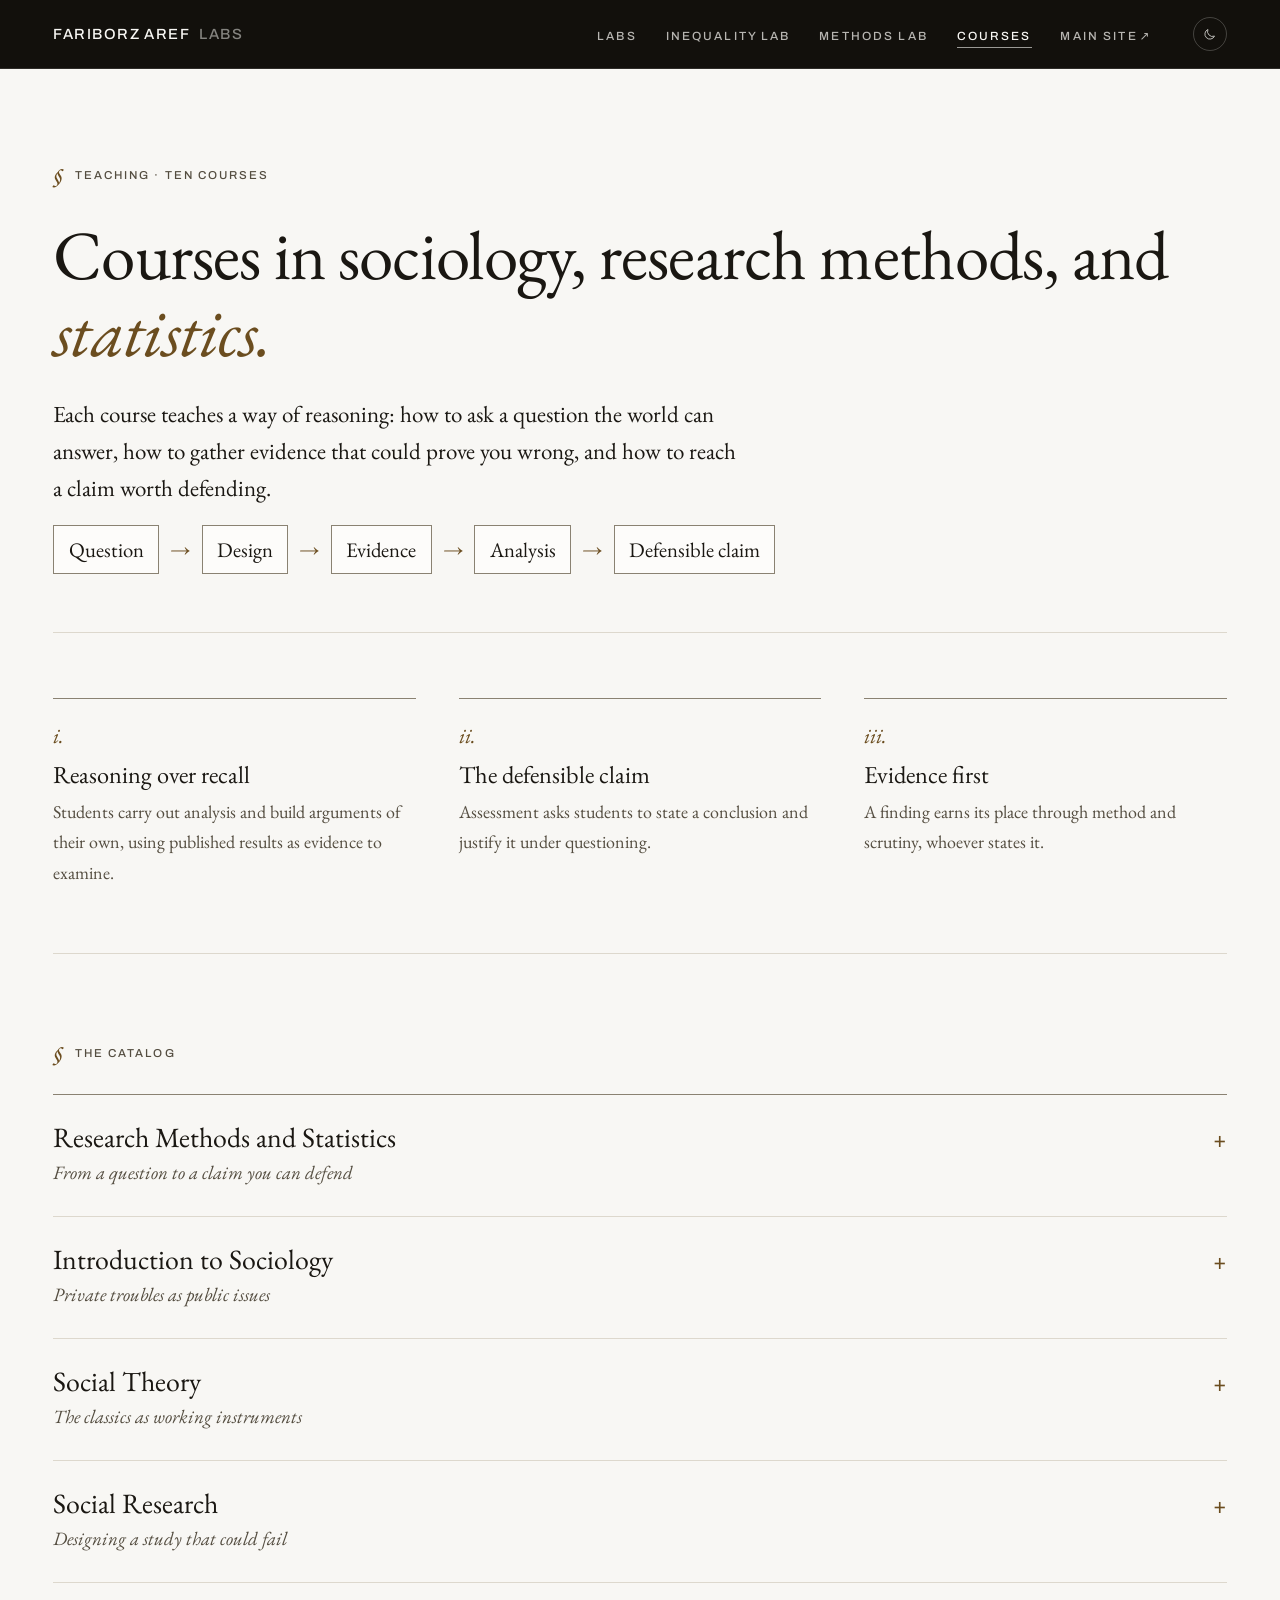
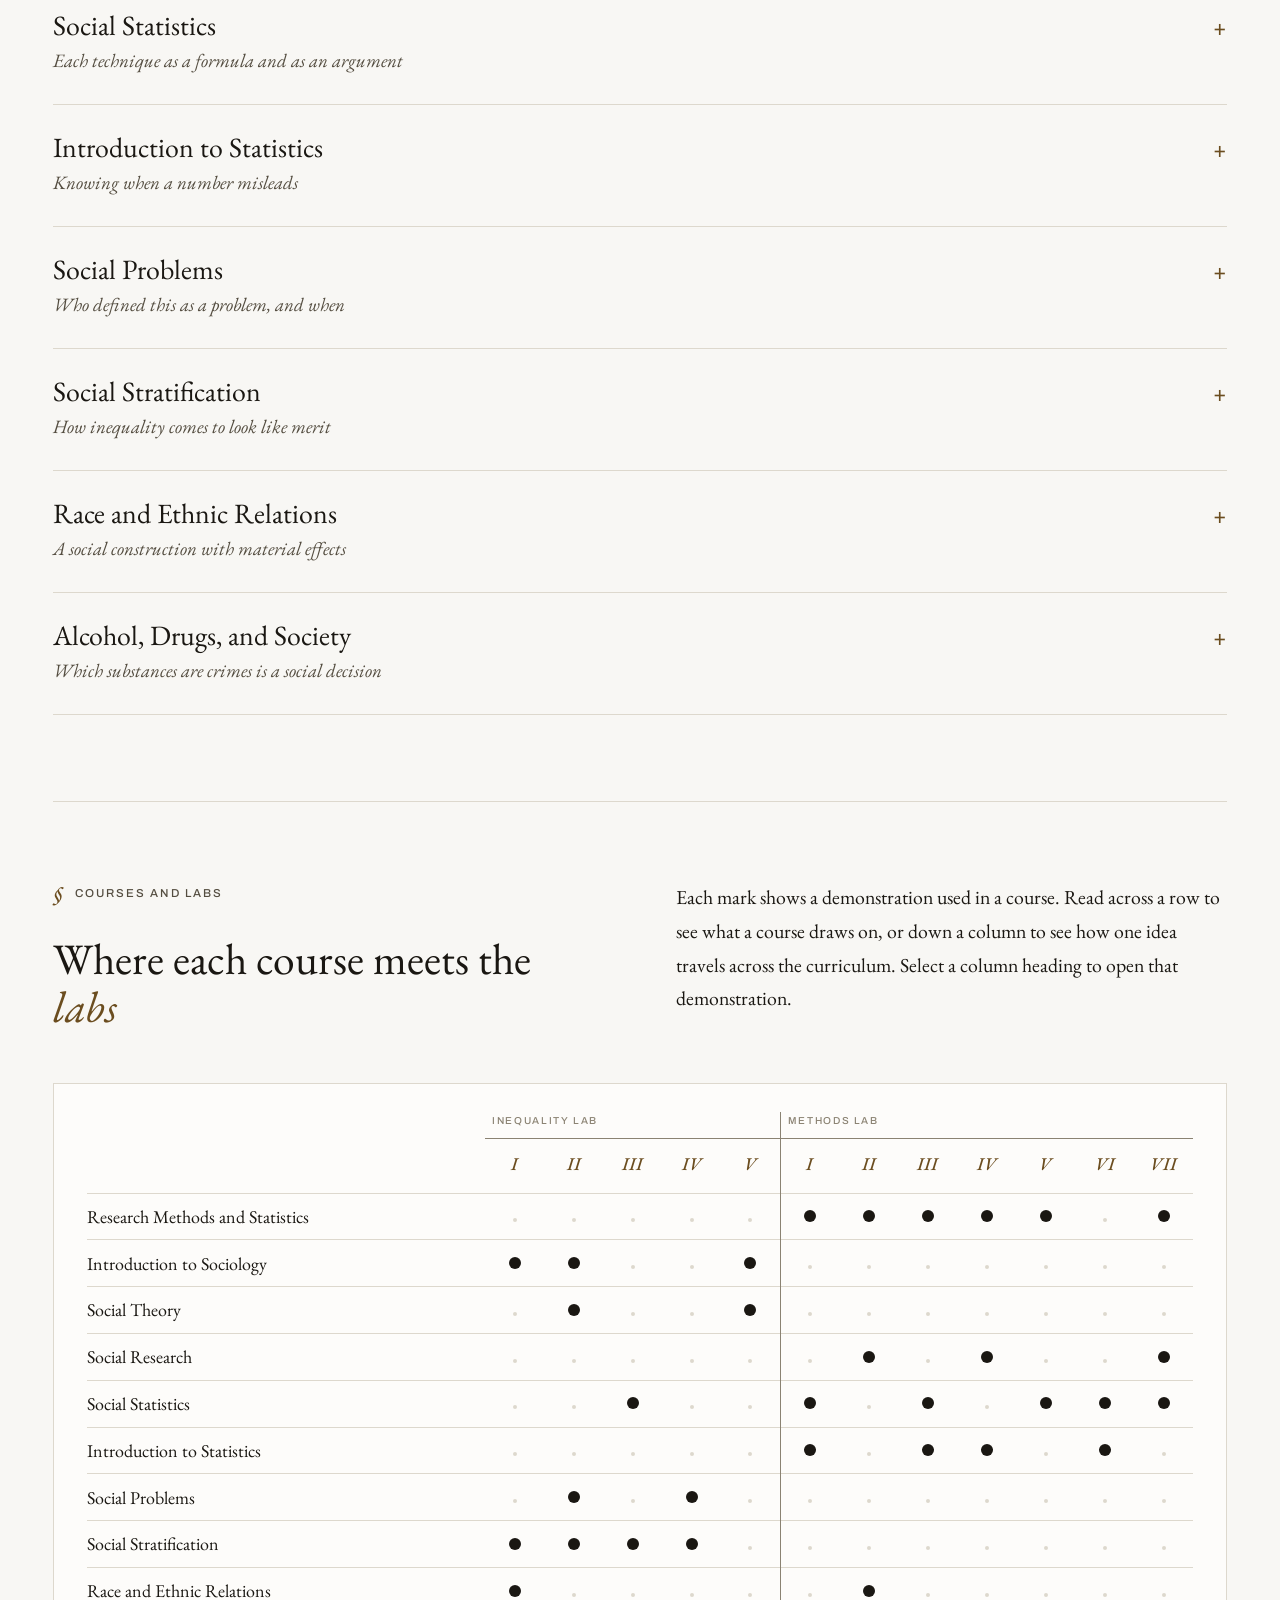
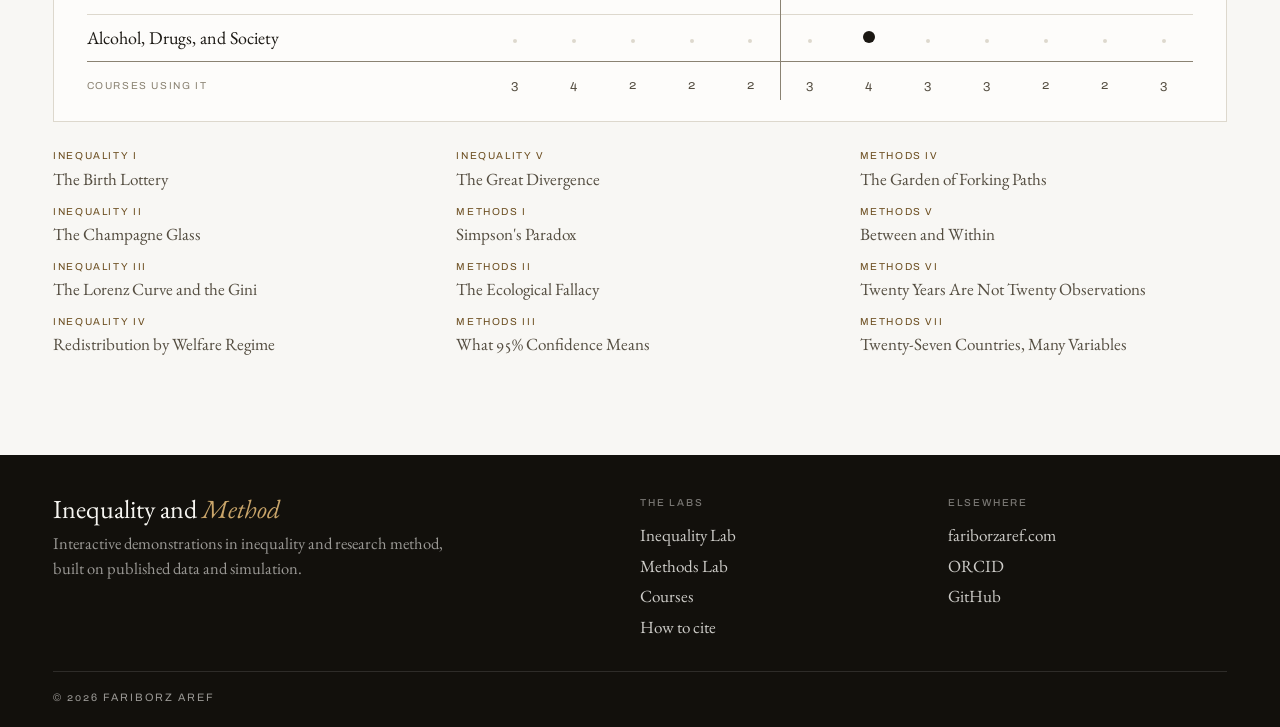
<file: courses.html>
<!DOCTYPE html>
<html lang="en">
<head>
  <meta charset="utf-8">
  <meta name="viewport" content="width=device-width, initial-scale=1, viewport-fit=cover">
  <title>Courses · Fariborz Aref · Sociology, Research Methods, and Statistics</title>
  <meta name="description" content="Courses taught by Fariborz Aref in sociology, research methods, and statistics, each built around a sequence from question to design to evidence to a defensible claim.">
  <meta name="author" content="Fariborz Aref">
  <meta name="robots" content="index, follow, max-image-preview:large">
  <link rel="canonical" href="https://fariborzaref.github.io/courses">

  <meta property="og:type" content="website">
  <meta property="og:site_name" content="Fariborz Aref · Labs">
  <meta property="og:title" content="Courses · Fariborz Aref · Sociology, Research Methods, and Statistics">
  <meta property="og:description" content="Courses taught by Fariborz Aref in sociology, research methods, and statistics, each built around a sequence from question to design to evidence to a defensible claim.">
  <meta property="og:url" content="https://fariborzaref.github.io/courses">
  <meta property="og:image" content="https://fariborzaref.github.io/og-image.png">
  <meta name="twitter:card" content="summary_large_image">
  <meta name="twitter:title" content="Courses · Fariborz Aref · Sociology, Research Methods, and Statistics">
  <meta name="twitter:description" content="Courses taught by Fariborz Aref in sociology, research methods, and statistics, each built around a sequence from question to design to evidence to a defensible claim.">
  <meta name="twitter:image" content="https://fariborzaref.github.io/og-image.png">

  <link rel="manifest" href="manifest.webmanifest">
  <meta name="theme-color" content="#12100c">
  <link rel="icon" type="image/png" href="favicon-32.png">
  <link rel="apple-touch-icon" href="apple-touch-icon.png">
  <meta name="apple-mobile-web-app-title" content="F. Aref Labs">

  <link rel="preconnect" href="https://fonts.googleapis.com">
  <link rel="preconnect" href="https://fonts.gstatic.com" crossorigin>
  <link href="https://fonts.googleapis.com/css2?family=EB+Garamond:ital,wght@0,400;0,500;1,400;1,500&family=Archivo:wght@400;500;600&display=swap" rel="stylesheet">
  <link rel="stylesheet" href="labs.css?v=7">
  <script src="labs.js?v=7"></script>

  <script async src="https://www.googletagmanager.com/gtag/js?id=G-S437KK8JX4"></script>
  <script>
    window.dataLayer = window.dataLayer || [];
    function gtag(){ dataLayer.push(arguments); }
    gtag('js', new Date());
    gtag('config', 'G-S437KK8JX4');
  </script>
  <script type="application/ld+json">
{
  "@context": "https://schema.org",
  "@type": "WebPage",
  "name": "Courses \u00b7 Fariborz Aref \u00b7 Sociology, Research Methods, and Statistics",
  "description": "Courses taught by Fariborz Aref in sociology, research methods, and statistics, each built around a sequence from question to design to evidence to a defensible claim.",
  "url": "https://fariborzaref.github.io/courses",
  "author": {
    "@type": "Person",
    "@id": "https://fariborzaref.com/#fariborz-aref",
    "name": "Fariborz Aref",
    "url": "https://fariborzaref.com/"
  }
}
  </script>
</head>
<body>
  <a class="skip" href="#main">Skip to content</a>

  <header class="site-header">
    <div class="header-inner">
      <a class="brand" href="./">Fariborz Aref<span>Labs</span></a>
      <button class="nav-toggle" type="button" aria-expanded="false" aria-controls="site-nav" aria-label="Open navigation">
        <span></span><span></span>
      </button>
      <nav class="nav" id="site-nav" aria-label="Primary">
        <ul>
          <li><a href="./">Labs</a></li>
          <li><a href="inequality">Inequality Lab</a></li>
          <li><a href="methods">Methods Lab</a></li>
          <li><a href="courses" aria-current="page">Courses</a></li>
          <li><a class="ext" href="https://fariborzaref.com/">Main site</a></li>
        </ul>
      </nav>
      <button class="theme-toggle" type="button" aria-label="Switch to dark reading mode"><svg class="i-moon" viewBox="0 0 24 24" fill="none" stroke="currentColor" stroke-width="1.6" stroke-linejoin="round"><path d="M20 14.5A8 8 0 0 1 9.5 4a8 8 0 1 0 10.5 10.5z"/></svg><svg class="i-sun" viewBox="0 0 24 24" fill="none" stroke="currentColor" stroke-width="1.6" stroke-linecap="round"><circle cx="12" cy="12" r="4.2"/><path d="M12 2.5v2.2M12 19.3v2.2M2.5 12h2.2M19.3 12h2.2M5.3 5.3l1.6 1.6M17.1 17.1l1.6 1.6M5.3 18.7l1.6-1.6M17.1 6.9l1.6-1.6"/></svg></button>
    </div>
  </header>

  <main id="main">

    <div class="wrap">
      <section class="hero">
        <p class="kicker">Teaching &middot; Ten courses</p>
        <h1>Courses in sociology, research methods, and <em>statistics.</em></h1>
        <p class="lead">Each course teaches a way of reasoning: how to ask a question the world can answer, how to gather evidence that could prove you wrong, and how to reach a claim worth defending.</p>
        <div class="shape" aria-label="Course sequence"><span>Question</span><i>&rarr;</i><span>Design</span><i>&rarr;</i><span>Evidence</span><i>&rarr;</i><span>Analysis</span><i>&rarr;</i><span>Defensible claim</span></div>
      </section>

      <section class="principles">
        <div class="p rv"><i>i.</i><h3>Reasoning over recall</h3><p>Students carry out analysis and build arguments of their own, using published results as evidence to examine.</p></div>
        <div class="p rv"><i>ii.</i><h3>The defensible claim</h3><p>Assessment asks students to state a conclusion and justify it under questioning.</p></div>
        <div class="p rv"><i>iii.</i><h3>Evidence first</h3><p>A finding earns its place through method and scrutiny, whoever states it.</p></div>
      </section>

      <section class="demo" style="border-bottom:0">
        <p class="kicker">The catalog</p>
        <div class="course-list">
          <details class="course">
            <summary><div><h3>Research Methods and Statistics</h3><span class="sub">From a question to a claim you can defend</span></div><span class="plus" aria-hidden="true">+</span></summary>
            <div class="course-body">
              <div>
                <p>An introduction to how social knowledge is made: turning a curiosity into an answerable question, and turning numbers into a claim that holds up before a skeptic.</p>
                <h4>Approach</h4>
                <p>Each student carries one original research project from question to final presentation. Every technique is taught twice, once as a procedure and once as a claim that someone could challenge.</p>
              <a class="course-tag" href="methods">Practiced in the Methods Lab &rarr;</a>
              </div>
              <div>
                <h4>Key topics</h4>
                <ul>
                <li><b>The logic of comparison</b>: a finding means little without the case it is compared against</li>
                <li><b>Sampling</b>: every sample makes an argument about who was left out</li>
                <li><b>Simpson's paradox and the ecological fallacy</b>: the same data can reverse depending on the grouping</li>
                <li><b>Reading a p-value</b>: the most common misunderstanding in the social sciences</li>
                </ul>
              </div>
            </div>
          </details>
          <details class="course">
            <summary><div><h3>Introduction to Sociology</h3><span class="sub">Private troubles as public issues</span></div><span class="plus" aria-hidden="true">+</span></summary>
            <div class="course-body">
              <div>
                <p>The sociological imagination: learning to see personal troubles as public issues and to trace how society shapes the self.</p>
                <h4>Approach</h4>
                <p>The course is organized around one question: why do patterned outcomes persist across millions of individual choices? C. Wright Mills's framework is used as a working tool every week.</p>
              <a class="course-tag" href="inequality#lottery">Opens with the Birth Lottery &rarr;</a>
              </div>
              <div>
                <h4>Key topics</h4>
                <ul>
                <li><b>Mills and the sociological imagination</b>: the link between biography and history</li>
                <li><b>Individual and structure</b>: the central problem of the discipline</li>
                <li><b>Du Bois and the color line</b>: sociology as the study of a divided society</li>
                <li><b>Reproduction through institutions</b>: how family, school, and work pass outcomes down</li>
                </ul>
              </div>
            </div>
          </details>
          <details class="course">
            <summary><div><h3>Social Theory</h3><span class="sub">The classics as working instruments</span></div><span class="plus" aria-hidden="true">+</span></summary>
            <div class="course-body">
              <div>
                <p>Marx, Durkheim, and Weber, and the traditions they began, read closely and applied to the present.</p>
                <h4>Approach</h4>
                <p>Durkheim's <i>Suicide</i> is taught as a methods text, showing that the founders worked as empirical scientists. Each theorist is then tested against a contemporary case.</p>
              </div>
              <div>
                <h4>Key topics</h4>
                <ul>
                <li><b>Marx</b>: alienation, the commodity, and value as a social relation</li>
                <li><b>Durkheim's <i>Suicide</i></b>: the most private act explained by social facts</li>
                <li><b>Weber</b>: causation, and how ideas move history</li>
                <li><b>The micro-macro problem</b>: the fault line that still runs through the field</li>
                </ul>
              </div>
            </div>
          </details>
          <details class="course">
            <summary><div><h3>Social Research</h3><span class="sub">Designing a study that could fail</span></div><span class="plus" aria-hidden="true">+</span></summary>
            <div class="course-body">
              <div>
                <p>Empirical inquiry across the qualitative and quantitative traditions, with an emphasis on designs that could, in principle, prove the researcher wrong.</p>
                <h4>Approach</h4>
                <p>Each design is examined for blind spots before data collection begins. Qualitative and quantitative methods are presented as tools for different questions.</p>
              </div>
              <div>
                <h4>Key topics</h4>
                <ul>
                <li><b>Question and method</b>: the choice that shapes everything after it</li>
                <li><b>Validity</b>: measuring what you claim to measure</li>
                <li><b>Research ethics</b>: who is studied and who is heard</li>
                <li><b>Triangulation</b>: what combining methods can and cannot establish</li>
                </ul>
              </div>
            </div>
          </details>
          <details class="course">
            <summary><div><h3>Social Statistics</h3><span class="sub">Each technique as a formula and as an argument</span></div><span class="plus" aria-hidden="true">+</span></summary>
            <div class="course-body">
              <div>
                <p>Statistical reasoning for social data: categorical measures, messy samples, and the inferences such data will and will not support.</p>
                <h4>Approach</h4>
                <p>For every test, students state the assumption whose failure would invalidate the result. The normal distribution is treated as an assumption that must be justified.</p>
              <a class="course-tag" href="methods#confidence">Seen in the Methods Lab &rarr;</a>
              </div>
              <div>
                <h4>Key topics</h4>
                <ul>
                <li><b>Measurement</b>: every variable encodes a claim about a concept</li>
                <li><b>The sampling distribution</b>: the basis of all inference</li>
                <li><b>Regression as controlled comparison</b>: what holding a variable constant means</li>
                <li><b>Simpson's paradox</b>: why structure cannot be skipped</li>
                </ul>
              </div>
            </div>
          </details>
          <details class="course">
            <summary><div><h3>Introduction to Statistics</h3><span class="sub">Knowing when a number misleads</span></div><span class="plus" aria-hidden="true">+</span></summary>
            <div class="course-body">
              <div>
                <p>A first course in statistical thinking, focused on reasoning honestly from data.</p>
                <h4>Approach</h4>
                <p>Students read real published claims and ask whether each could be an artifact. Statistical literacy is presented as a civic skill, as useful to a voter or juror as to a researcher.</p>
              </div>
              <div>
                <h4>Key topics</h4>
                <ul>
                <li><b>Describe before testing</b>: most errors occur before any test is run</li>
                <li><b>Probability and coincidence</b>: why rare events happen to someone every day</li>
                <li><b>Samples and populations</b>: the gap between a number and what it stands for</li>
                <li><b>Correlation and cause</b>: the third variable and other old traps</li>
                </ul>
              </div>
            </div>
          </details>
          <details class="course">
            <summary><div><h3>Social Problems</h3><span class="sub">Who defined this as a problem, and when</span></div><span class="plus" aria-hidden="true">+</span></summary>
            <div class="course-body">
              <div>
                <p>How societies define, produce, and respond to problems such as poverty, addiction, and crime, and why the definition of a problem is itself a social act.</p>
                <h4>Approach</h4>
                <p>Problems are studied as contests over definition. Each is paired with a policy that failed to solve it and the evidence that was available at the time.</p>
              <a class="course-tag" href="inequality">Grounded in the Inequality Lab &rarr;</a>
              </div>
              <div>
                <h4>Key topics</h4>
                <ul>
                <li><b>The social construction of problems</b>: why a condition is ignored in one era and urgent in another</li>
                <li><b>Poverty as structure</b>: from blaming the poor to explaining poverty</li>
                <li><b>The war on drugs</b>: a case of policy that enlarged the problem it targeted</li>
                </ul>
              </div>
            </div>
          </details>
          <details class="course">
            <summary><div><h3>Social Stratification</h3><span class="sub">How inequality comes to look like merit</span></div><span class="plus" aria-hidden="true">+</span></summary>
            <div class="course-body">
              <div>
                <p>Class, status, and power: how advantage is produced, passed across generations, and justified.</p>
                <h4>Approach</h4>
                <p>The course is built around the Davis-Moore debate: is inequality functionally necessary, or a justification offered by those who benefit? Students use the birth-lottery model to estimate how much of an outcome is fixed before a person acts.</p>
              <a class="course-tag" href="inequality#redistribution">Modeled in the Inequality Lab &rarr;</a>
              </div>
              <div>
                <h4>Key topics</h4>
                <ul>
                <li><b>Marx and Weber on class</b>: ownership and life chances, the two founding maps</li>
                <li><b>Davis-Moore and its critics</b>: whether inequality is necessary at all</li>
                <li><b>Bourdieu and reproduction</b>: how advantage appears as taste and talent</li>
                <li><b>The birth lottery</b>: how much of a life is set by place of birth</li>
                </ul>
              </div>
            </div>
          </details>
          <details class="course">
            <summary><div><h3>Race and Ethnic Relations</h3><span class="sub">A social construction with material effects</span></div><span class="plus" aria-hidden="true">+</span></summary>
            <div class="course-body">
              <div>
                <p>The social construction of race and ethnicity and its material consequences, from prejudice and discrimination to institutional inequality.</p>
                <h4>Approach</h4>
                <p>The course separates individual prejudice from institutional structure and uses the ecological fallacy to show how group statistics are misread. Du Bois's color line is the organizing frame.</p>
              <a class="course-tag" href="methods#ecological">Demonstrated in the Methods Lab &rarr;</a>
              </div>
              <div>
                <h4>Key topics</h4>
                <ul>
                <li><b>Du Bois and double consciousness</b>: a founding text in the sociology of race</li>
                <li><b>Construction and consequence</b>: how a social category shapes wealth, health, and longevity</li>
                <li><b>Institutional and individual</b>: why ending prejudice alone would not end inequality</li>
                <li><b>The ecological fallacy</b>: the statistical error behind many misreadings of racial data</li>
                </ul>
              </div>
            </div>
          </details>
          <details class="course">
            <summary><div><h3>Alcohol, Drugs, and Society</h3><span class="sub">Which substances are crimes is a social decision</span></div><span class="plus" aria-hidden="true">+</span></summary>
            <div class="course-body">
              <div>
                <p>Substance use as a social phenomenon, shaped by culture, distributed by inequality, and governed by policy.</p>
                <h4>Approach</h4>
                <p>Use is studied in relation to inequality and power: why the same behavior is treated as illness in one place and as a felony in another. Drug policy history runs through the course as a sustained case study.</p>
              </div>
              <div>
                <h4>Key topics</h4>
                <ul>
                <li><b>Social and medical models</b>: addiction as moral failing, disease, or social position</li>
                <li><b>Set and setting</b>: why one substance means different things in different lives</li>
                <li><b>The history of drug law</b>: how similar substances received very different sentences</li>
                <li><b>Harm reduction and prohibition</b>: the policy debate with the highest stakes</li>
                </ul>
              </div>
            </div>
          </details>
        </div>
      </section>

      <section class="matrix-sec rv">
        <div class="demo-head" style="margin-bottom:1.8rem">
          <div>
            <p class="kicker">Courses and labs</p>
            <h2>Where each course meets the <em>labs</em></h2>
          </div>
          <div><p class="intro">Each mark shows a demonstration used in a course. Read across a row to see what a course draws on, or down a column to see how one idea travels across the curriculum. Select a column heading to open that demonstration.</p></div>
        </div>
        <div class="mx-wrap">
          <table class="mx">
            <thead><tr><th class="mx-corner" rowspan="2"></th><th class="mx-group" colspan="5">Inequality Lab</th><th class="mx-group mx-split" colspan="7">Methods Lab</th></tr><tr><th class="mx-col"><a href="inequality#lottery" title="The Birth Lottery">I</a></th><th class="mx-col"><a href="inequality#glass" title="The Champagne Glass">II</a></th><th class="mx-col"><a href="inequality#lorenz" title="The Lorenz Curve and the Gini">III</a></th><th class="mx-col"><a href="inequality#redistribution" title="Redistribution by Welfare Regime">IV</a></th><th class="mx-col"><a href="inequality#divergence" title="The Great Divergence">V</a></th><th class="mx-col mx-split"><a href="methods#simpson" title="Simpson's Paradox">I</a></th><th class="mx-col"><a href="methods#ecological" title="The Ecological Fallacy">II</a></th><th class="mx-col"><a href="methods#confidence" title="What 95% Confidence Means">III</a></th><th class="mx-col"><a href="methods#forking" title="The Garden of Forking Paths">IV</a></th><th class="mx-col"><a href="methods#between" title="Between and Within">V</a></th><th class="mx-col"><a href="methods#persistence" title="Twenty Years Are Not Twenty Observations">VI</a></th><th class="mx-col"><a href="methods#smalln" title="Twenty-Seven Countries, Many Variables">VII</a></th></tr></thead>
            <tbody>
            <tr><th scope="row">Research Methods and Statistics</th><td class=""><span class="mx-none" aria-hidden="true"></span></td><td class=""><span class="mx-none" aria-hidden="true"></span></td><td class=""><span class="mx-none" aria-hidden="true"></span></td><td class=""><span class="mx-none" aria-hidden="true"></span></td><td class=""><span class="mx-none" aria-hidden="true"></span></td><td class="mx-split"><a class="mx-dot" href="methods#simpson" title="Simpson's Paradox" aria-label="Research Methods and Statistics: Simpson's Paradox"></a></td><td class=""><a class="mx-dot" href="methods#ecological" title="The Ecological Fallacy" aria-label="Research Methods and Statistics: The Ecological Fallacy"></a></td><td class=""><a class="mx-dot" href="methods#confidence" title="What 95% Confidence Means" aria-label="Research Methods and Statistics: What 95% Confidence Means"></a></td><td class=""><a class="mx-dot" href="methods#forking" title="The Garden of Forking Paths" aria-label="Research Methods and Statistics: The Garden of Forking Paths"></a></td><td class=""><a class="mx-dot" href="methods#between" title="Between and Within" aria-label="Research Methods and Statistics: Between and Within"></a></td><td class=""><span class="mx-none" aria-hidden="true"></span></td><td class=""><a class="mx-dot" href="methods#smalln" title="Twenty-Seven Countries, Many Variables" aria-label="Research Methods and Statistics: Twenty-Seven Countries, Many Variables"></a></td></tr>
            <tr><th scope="row">Introduction to Sociology</th><td class=""><a class="mx-dot" href="inequality#lottery" title="The Birth Lottery" aria-label="Introduction to Sociology: The Birth Lottery"></a></td><td class=""><a class="mx-dot" href="inequality#glass" title="The Champagne Glass" aria-label="Introduction to Sociology: The Champagne Glass"></a></td><td class=""><span class="mx-none" aria-hidden="true"></span></td><td class=""><span class="mx-none" aria-hidden="true"></span></td><td class=""><a class="mx-dot" href="inequality#divergence" title="The Great Divergence" aria-label="Introduction to Sociology: The Great Divergence"></a></td><td class="mx-split"><span class="mx-none" aria-hidden="true"></span></td><td class=""><span class="mx-none" aria-hidden="true"></span></td><td class=""><span class="mx-none" aria-hidden="true"></span></td><td class=""><span class="mx-none" aria-hidden="true"></span></td><td class=""><span class="mx-none" aria-hidden="true"></span></td><td class=""><span class="mx-none" aria-hidden="true"></span></td><td class=""><span class="mx-none" aria-hidden="true"></span></td></tr>
            <tr><th scope="row">Social Theory</th><td class=""><span class="mx-none" aria-hidden="true"></span></td><td class=""><a class="mx-dot" href="inequality#glass" title="The Champagne Glass" aria-label="Social Theory: The Champagne Glass"></a></td><td class=""><span class="mx-none" aria-hidden="true"></span></td><td class=""><span class="mx-none" aria-hidden="true"></span></td><td class=""><a class="mx-dot" href="inequality#divergence" title="The Great Divergence" aria-label="Social Theory: The Great Divergence"></a></td><td class="mx-split"><span class="mx-none" aria-hidden="true"></span></td><td class=""><span class="mx-none" aria-hidden="true"></span></td><td class=""><span class="mx-none" aria-hidden="true"></span></td><td class=""><span class="mx-none" aria-hidden="true"></span></td><td class=""><span class="mx-none" aria-hidden="true"></span></td><td class=""><span class="mx-none" aria-hidden="true"></span></td><td class=""><span class="mx-none" aria-hidden="true"></span></td></tr>
            <tr><th scope="row">Social Research</th><td class=""><span class="mx-none" aria-hidden="true"></span></td><td class=""><span class="mx-none" aria-hidden="true"></span></td><td class=""><span class="mx-none" aria-hidden="true"></span></td><td class=""><span class="mx-none" aria-hidden="true"></span></td><td class=""><span class="mx-none" aria-hidden="true"></span></td><td class="mx-split"><span class="mx-none" aria-hidden="true"></span></td><td class=""><a class="mx-dot" href="methods#ecological" title="The Ecological Fallacy" aria-label="Social Research: The Ecological Fallacy"></a></td><td class=""><span class="mx-none" aria-hidden="true"></span></td><td class=""><a class="mx-dot" href="methods#forking" title="The Garden of Forking Paths" aria-label="Social Research: The Garden of Forking Paths"></a></td><td class=""><span class="mx-none" aria-hidden="true"></span></td><td class=""><span class="mx-none" aria-hidden="true"></span></td><td class=""><a class="mx-dot" href="methods#smalln" title="Twenty-Seven Countries, Many Variables" aria-label="Social Research: Twenty-Seven Countries, Many Variables"></a></td></tr>
            <tr><th scope="row">Social Statistics</th><td class=""><span class="mx-none" aria-hidden="true"></span></td><td class=""><span class="mx-none" aria-hidden="true"></span></td><td class=""><a class="mx-dot" href="inequality#lorenz" title="The Lorenz Curve and the Gini" aria-label="Social Statistics: The Lorenz Curve and the Gini"></a></td><td class=""><span class="mx-none" aria-hidden="true"></span></td><td class=""><span class="mx-none" aria-hidden="true"></span></td><td class="mx-split"><a class="mx-dot" href="methods#simpson" title="Simpson's Paradox" aria-label="Social Statistics: Simpson's Paradox"></a></td><td class=""><span class="mx-none" aria-hidden="true"></span></td><td class=""><a class="mx-dot" href="methods#confidence" title="What 95% Confidence Means" aria-label="Social Statistics: What 95% Confidence Means"></a></td><td class=""><span class="mx-none" aria-hidden="true"></span></td><td class=""><a class="mx-dot" href="methods#between" title="Between and Within" aria-label="Social Statistics: Between and Within"></a></td><td class=""><a class="mx-dot" href="methods#persistence" title="Twenty Years Are Not Twenty Observations" aria-label="Social Statistics: Twenty Years Are Not Twenty Observations"></a></td><td class=""><a class="mx-dot" href="methods#smalln" title="Twenty-Seven Countries, Many Variables" aria-label="Social Statistics: Twenty-Seven Countries, Many Variables"></a></td></tr>
            <tr><th scope="row">Introduction to Statistics</th><td class=""><span class="mx-none" aria-hidden="true"></span></td><td class=""><span class="mx-none" aria-hidden="true"></span></td><td class=""><span class="mx-none" aria-hidden="true"></span></td><td class=""><span class="mx-none" aria-hidden="true"></span></td><td class=""><span class="mx-none" aria-hidden="true"></span></td><td class="mx-split"><a class="mx-dot" href="methods#simpson" title="Simpson's Paradox" aria-label="Introduction to Statistics: Simpson's Paradox"></a></td><td class=""><span class="mx-none" aria-hidden="true"></span></td><td class=""><a class="mx-dot" href="methods#confidence" title="What 95% Confidence Means" aria-label="Introduction to Statistics: What 95% Confidence Means"></a></td><td class=""><a class="mx-dot" href="methods#forking" title="The Garden of Forking Paths" aria-label="Introduction to Statistics: The Garden of Forking Paths"></a></td><td class=""><span class="mx-none" aria-hidden="true"></span></td><td class=""><a class="mx-dot" href="methods#persistence" title="Twenty Years Are Not Twenty Observations" aria-label="Introduction to Statistics: Twenty Years Are Not Twenty Observations"></a></td><td class=""><span class="mx-none" aria-hidden="true"></span></td></tr>
            <tr><th scope="row">Social Problems</th><td class=""><span class="mx-none" aria-hidden="true"></span></td><td class=""><a class="mx-dot" href="inequality#glass" title="The Champagne Glass" aria-label="Social Problems: The Champagne Glass"></a></td><td class=""><span class="mx-none" aria-hidden="true"></span></td><td class=""><a class="mx-dot" href="inequality#redistribution" title="Redistribution by Welfare Regime" aria-label="Social Problems: Redistribution by Welfare Regime"></a></td><td class=""><span class="mx-none" aria-hidden="true"></span></td><td class="mx-split"><span class="mx-none" aria-hidden="true"></span></td><td class=""><span class="mx-none" aria-hidden="true"></span></td><td class=""><span class="mx-none" aria-hidden="true"></span></td><td class=""><span class="mx-none" aria-hidden="true"></span></td><td class=""><span class="mx-none" aria-hidden="true"></span></td><td class=""><span class="mx-none" aria-hidden="true"></span></td><td class=""><span class="mx-none" aria-hidden="true"></span></td></tr>
            <tr><th scope="row">Social Stratification</th><td class=""><a class="mx-dot" href="inequality#lottery" title="The Birth Lottery" aria-label="Social Stratification: The Birth Lottery"></a></td><td class=""><a class="mx-dot" href="inequality#glass" title="The Champagne Glass" aria-label="Social Stratification: The Champagne Glass"></a></td><td class=""><a class="mx-dot" href="inequality#lorenz" title="The Lorenz Curve and the Gini" aria-label="Social Stratification: The Lorenz Curve and the Gini"></a></td><td class=""><a class="mx-dot" href="inequality#redistribution" title="Redistribution by Welfare Regime" aria-label="Social Stratification: Redistribution by Welfare Regime"></a></td><td class=""><span class="mx-none" aria-hidden="true"></span></td><td class="mx-split"><span class="mx-none" aria-hidden="true"></span></td><td class=""><span class="mx-none" aria-hidden="true"></span></td><td class=""><span class="mx-none" aria-hidden="true"></span></td><td class=""><span class="mx-none" aria-hidden="true"></span></td><td class=""><span class="mx-none" aria-hidden="true"></span></td><td class=""><span class="mx-none" aria-hidden="true"></span></td><td class=""><span class="mx-none" aria-hidden="true"></span></td></tr>
            <tr><th scope="row">Race and Ethnic Relations</th><td class=""><a class="mx-dot" href="inequality#lottery" title="The Birth Lottery" aria-label="Race and Ethnic Relations: The Birth Lottery"></a></td><td class=""><span class="mx-none" aria-hidden="true"></span></td><td class=""><span class="mx-none" aria-hidden="true"></span></td><td class=""><span class="mx-none" aria-hidden="true"></span></td><td class=""><span class="mx-none" aria-hidden="true"></span></td><td class="mx-split"><span class="mx-none" aria-hidden="true"></span></td><td class=""><a class="mx-dot" href="methods#ecological" title="The Ecological Fallacy" aria-label="Race and Ethnic Relations: The Ecological Fallacy"></a></td><td class=""><span class="mx-none" aria-hidden="true"></span></td><td class=""><span class="mx-none" aria-hidden="true"></span></td><td class=""><span class="mx-none" aria-hidden="true"></span></td><td class=""><span class="mx-none" aria-hidden="true"></span></td><td class=""><span class="mx-none" aria-hidden="true"></span></td></tr>
            <tr><th scope="row">Alcohol, Drugs, and Society</th><td class=""><span class="mx-none" aria-hidden="true"></span></td><td class=""><span class="mx-none" aria-hidden="true"></span></td><td class=""><span class="mx-none" aria-hidden="true"></span></td><td class=""><span class="mx-none" aria-hidden="true"></span></td><td class=""><span class="mx-none" aria-hidden="true"></span></td><td class="mx-split"><span class="mx-none" aria-hidden="true"></span></td><td class=""><a class="mx-dot" href="methods#ecological" title="The Ecological Fallacy" aria-label="Alcohol, Drugs, and Society: The Ecological Fallacy"></a></td><td class=""><span class="mx-none" aria-hidden="true"></span></td><td class=""><span class="mx-none" aria-hidden="true"></span></td><td class=""><span class="mx-none" aria-hidden="true"></span></td><td class=""><span class="mx-none" aria-hidden="true"></span></td><td class=""><span class="mx-none" aria-hidden="true"></span></td></tr>
            </tbody>
            <tfoot><tr><th scope="row">Courses using it</th><td class="">3</td><td class="">4</td><td class="">2</td><td class="">2</td><td class="">2</td><td class="mx-split">3</td><td class="">4</td><td class="">3</td><td class="">3</td><td class="">2</td><td class="">2</td><td class="">3</td></tr></tfoot>
          </table>
        </div>
        <ol class="mx-key"><li><a href="inequality#lottery"><i>Inequality I</i>The Birth Lottery</a></li><li><a href="inequality#glass"><i>Inequality II</i>The Champagne Glass</a></li><li><a href="inequality#lorenz"><i>Inequality III</i>The Lorenz Curve and the Gini</a></li><li><a href="inequality#redistribution"><i>Inequality IV</i>Redistribution by Welfare Regime</a></li><li><a href="inequality#divergence"><i>Inequality V</i>The Great Divergence</a></li><li><a href="methods#simpson"><i>Methods I</i>Simpson's Paradox</a></li><li><a href="methods#ecological"><i>Methods II</i>The Ecological Fallacy</a></li><li><a href="methods#confidence"><i>Methods III</i>What 95% Confidence Means</a></li><li><a href="methods#forking"><i>Methods IV</i>The Garden of Forking Paths</a></li><li><a href="methods#between"><i>Methods V</i>Between and Within</a></li><li><a href="methods#persistence"><i>Methods VI</i>Twenty Years Are Not Twenty Observations</a></li><li><a href="methods#smalln"><i>Methods VII</i>Twenty-Seven Countries, Many Variables</a></li></ol>
      </section>
    </div>
  </main>

  <footer class="site-footer">
    <div class="foot-inner rich">
      <div class="foot-grid">
        <div>
          <p class="foot-brand">Inequality and <em>Method</em></p>
          <p class="foot-lede">Interactive demonstrations in inequality and research method, built on published data and simulation.</p>
        </div>
        <div>
          <span class="foot-label">The labs</span>
          <ul><li><a href="inequality">Inequality Lab</a></li><li><a href="methods">Methods Lab</a></li><li><a href="courses">Courses</a></li><li><a href="./#cite">How to cite</a></li></ul>
        </div>
        <div>
          <span class="foot-label">Elsewhere</span>
          <ul><li><a href="https://fariborzaref.com/">fariborzaref.com</a></li><li><a href="https://orcid.org/0000-0001-6622-1824">ORCID</a></li><li><a href="https://github.com/fariborzaref">GitHub</a></li></ul>
        </div>
      </div>
      <div class="foot-base">
        <span class="foot">&copy; <span data-year>2026</span> Fariborz Aref</span>
      </div>
    </div>
  </footer>

  <script>
    (function () {
      var t = document.querySelector('.nav-toggle'), n = document.getElementById('site-nav');
      if (!t || !n) return;
      function set(o) { t.setAttribute('aria-expanded', String(o)); n.classList.toggle('open', o); t.setAttribute('aria-label', o ? 'Close navigation' : 'Open navigation'); }
      t.addEventListener('click', function (e) { e.preventDefault(); set(t.getAttribute('aria-expanded') !== 'true'); });
      n.addEventListener('click', function (e) { if (e.target.closest('a')) set(false); });
      document.addEventListener('keydown', function (e) { if (e.key === 'Escape') set(false); });
    })();
    if ('serviceWorker' in navigator) { window.addEventListener('load', function () { navigator.serviceWorker.register('sw.js').catch(function () {}); }); }
  </script>

</body>
</html>
</file>
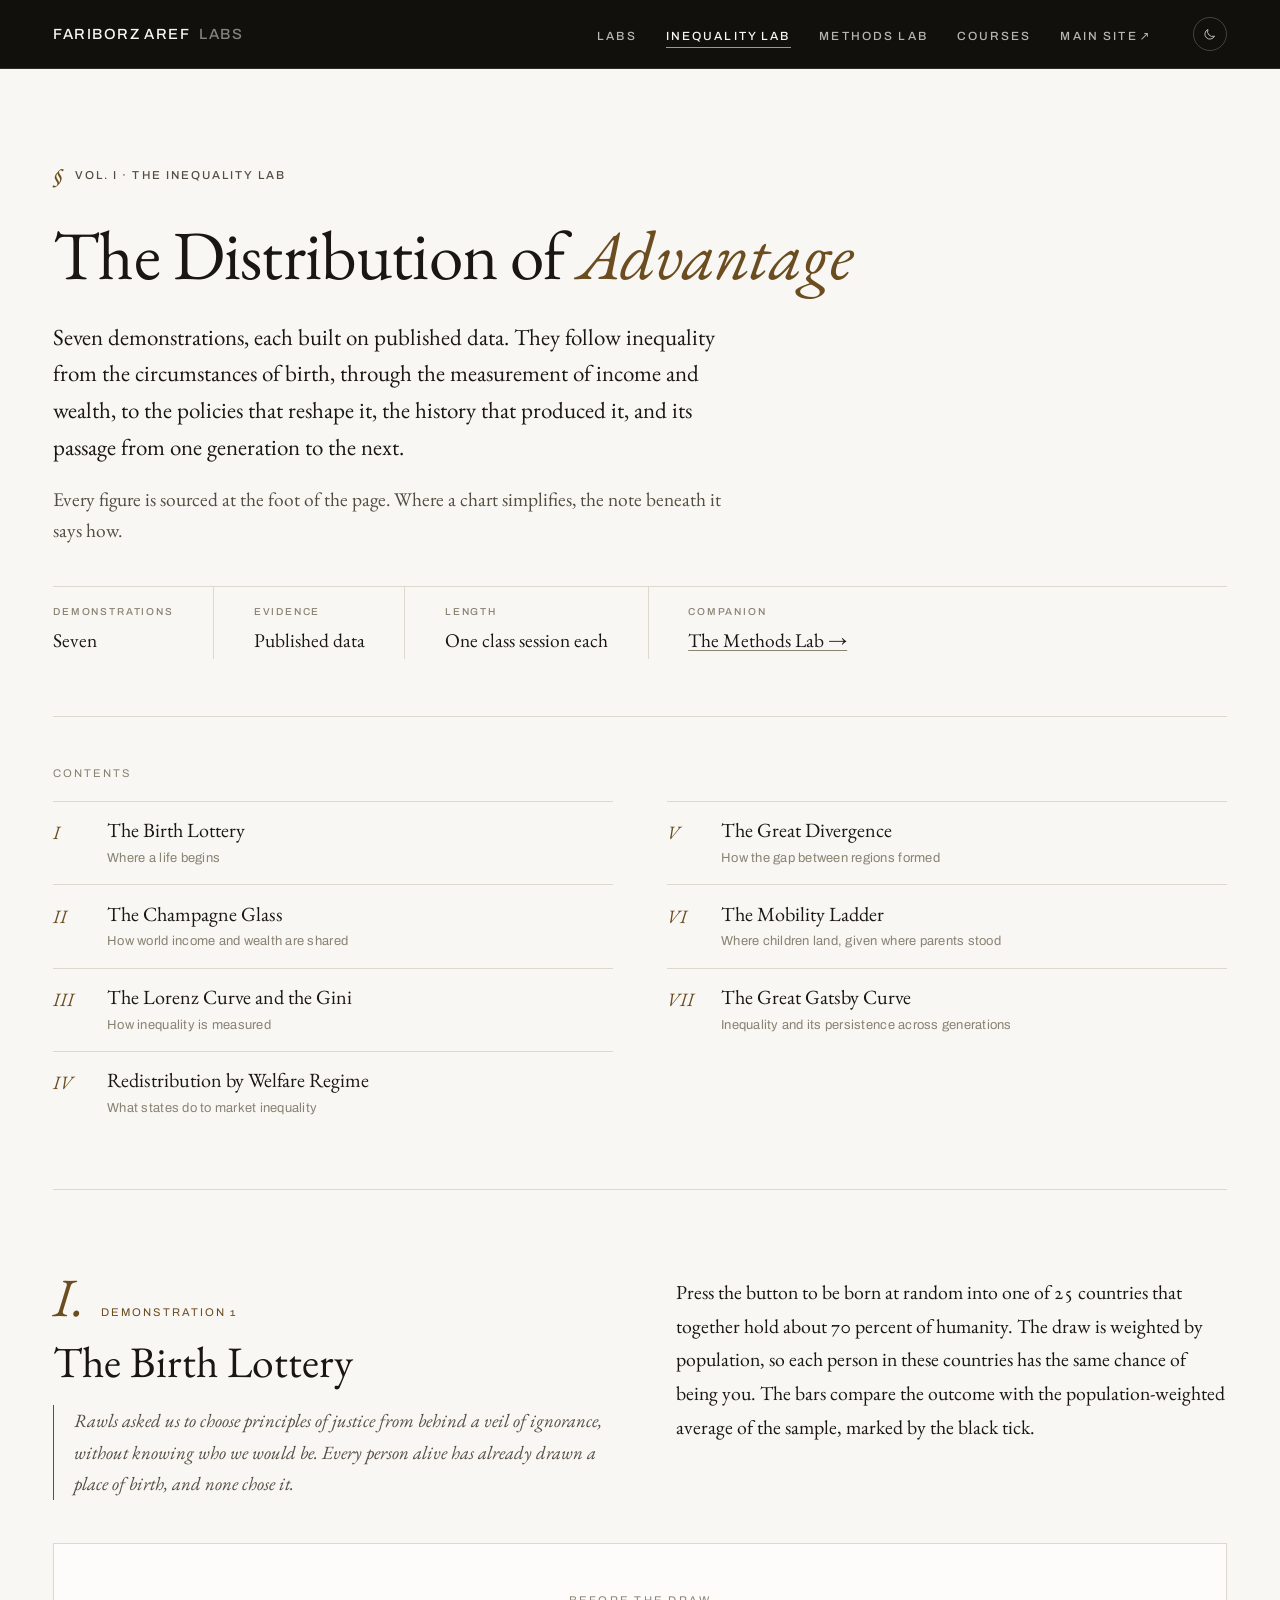
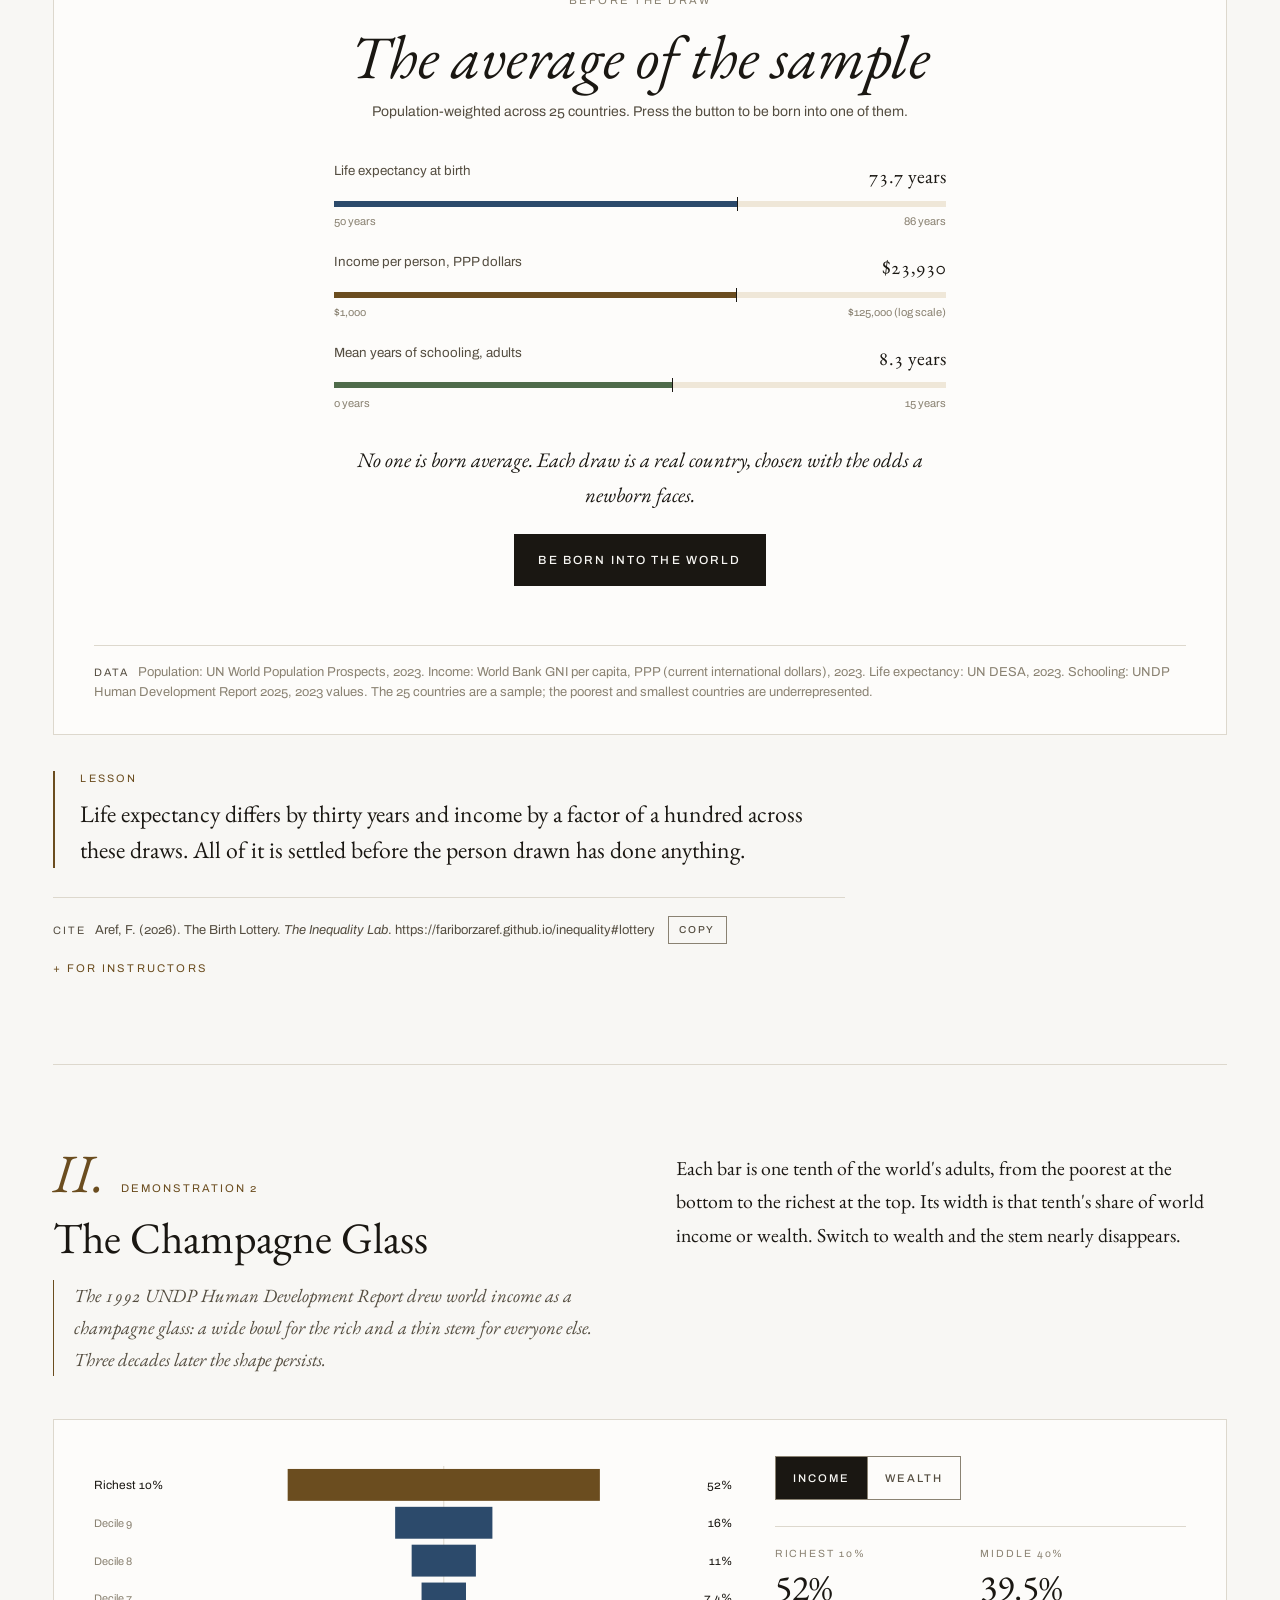
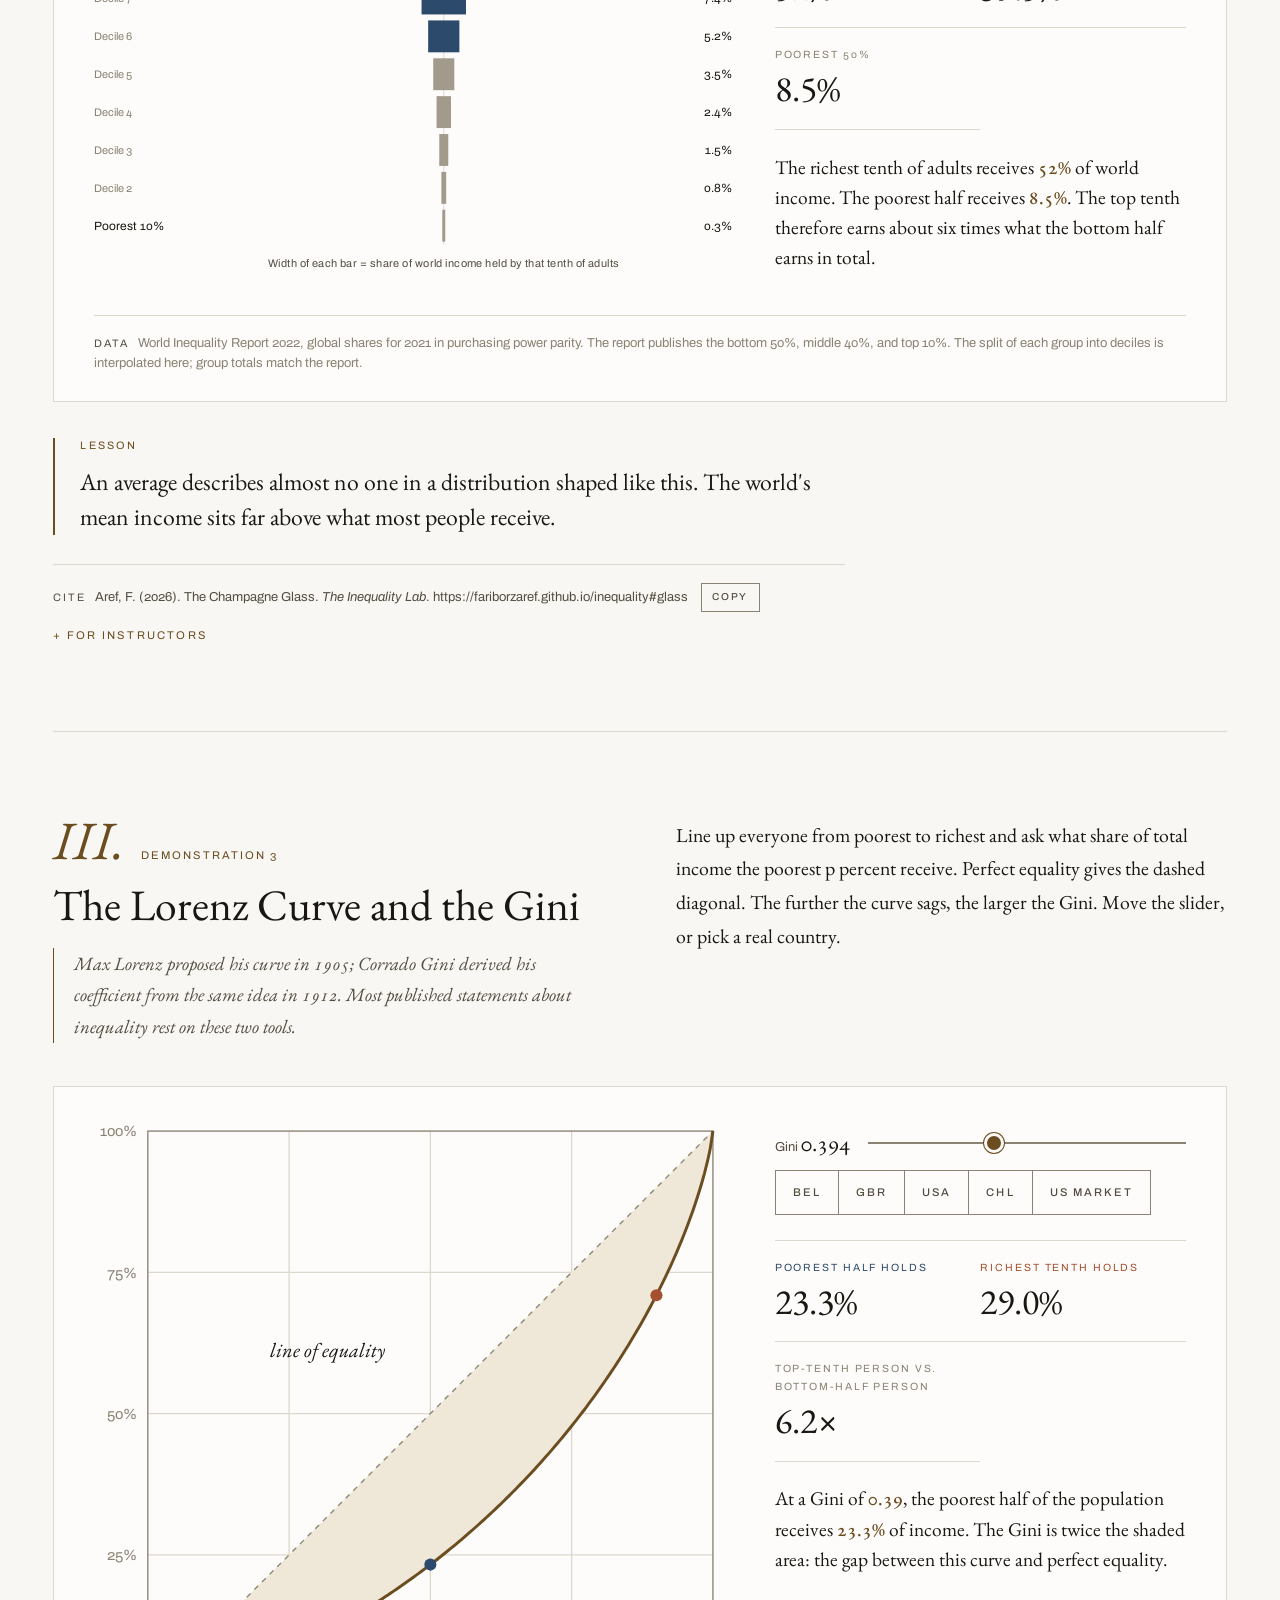
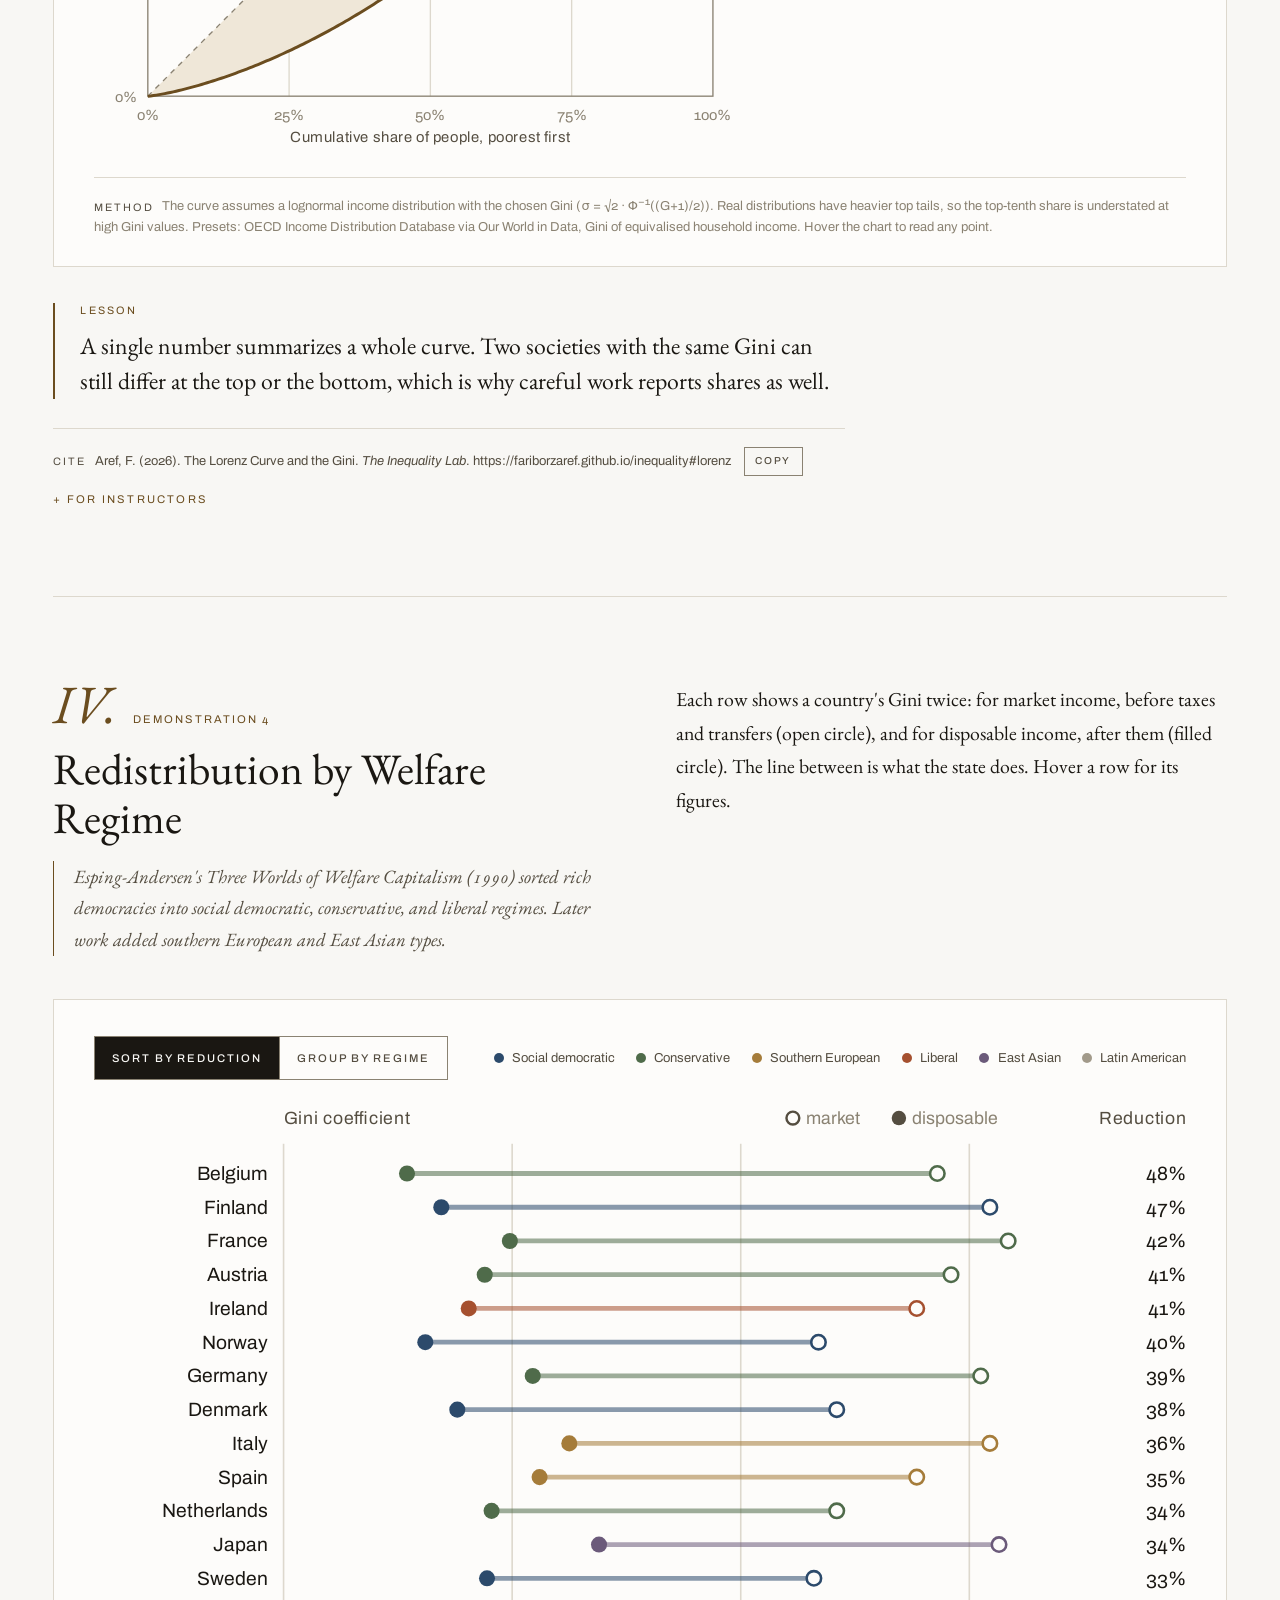
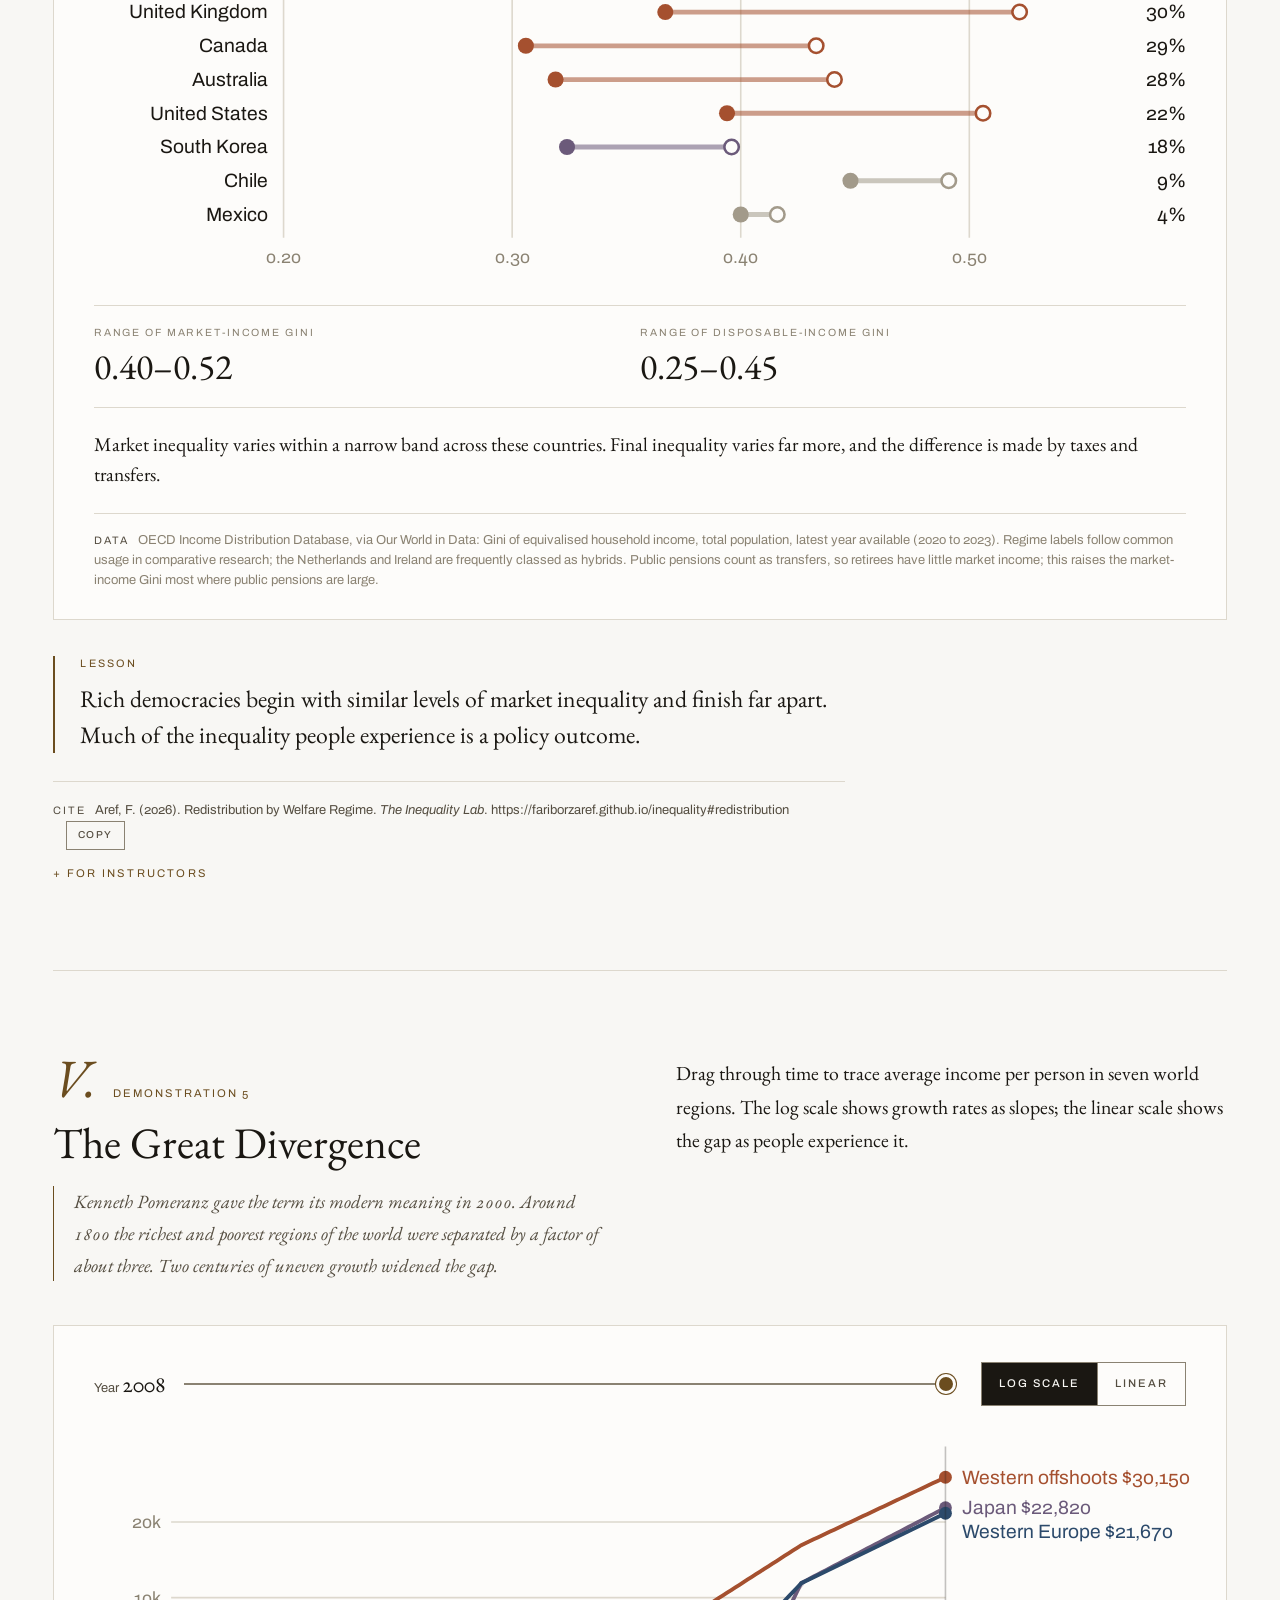
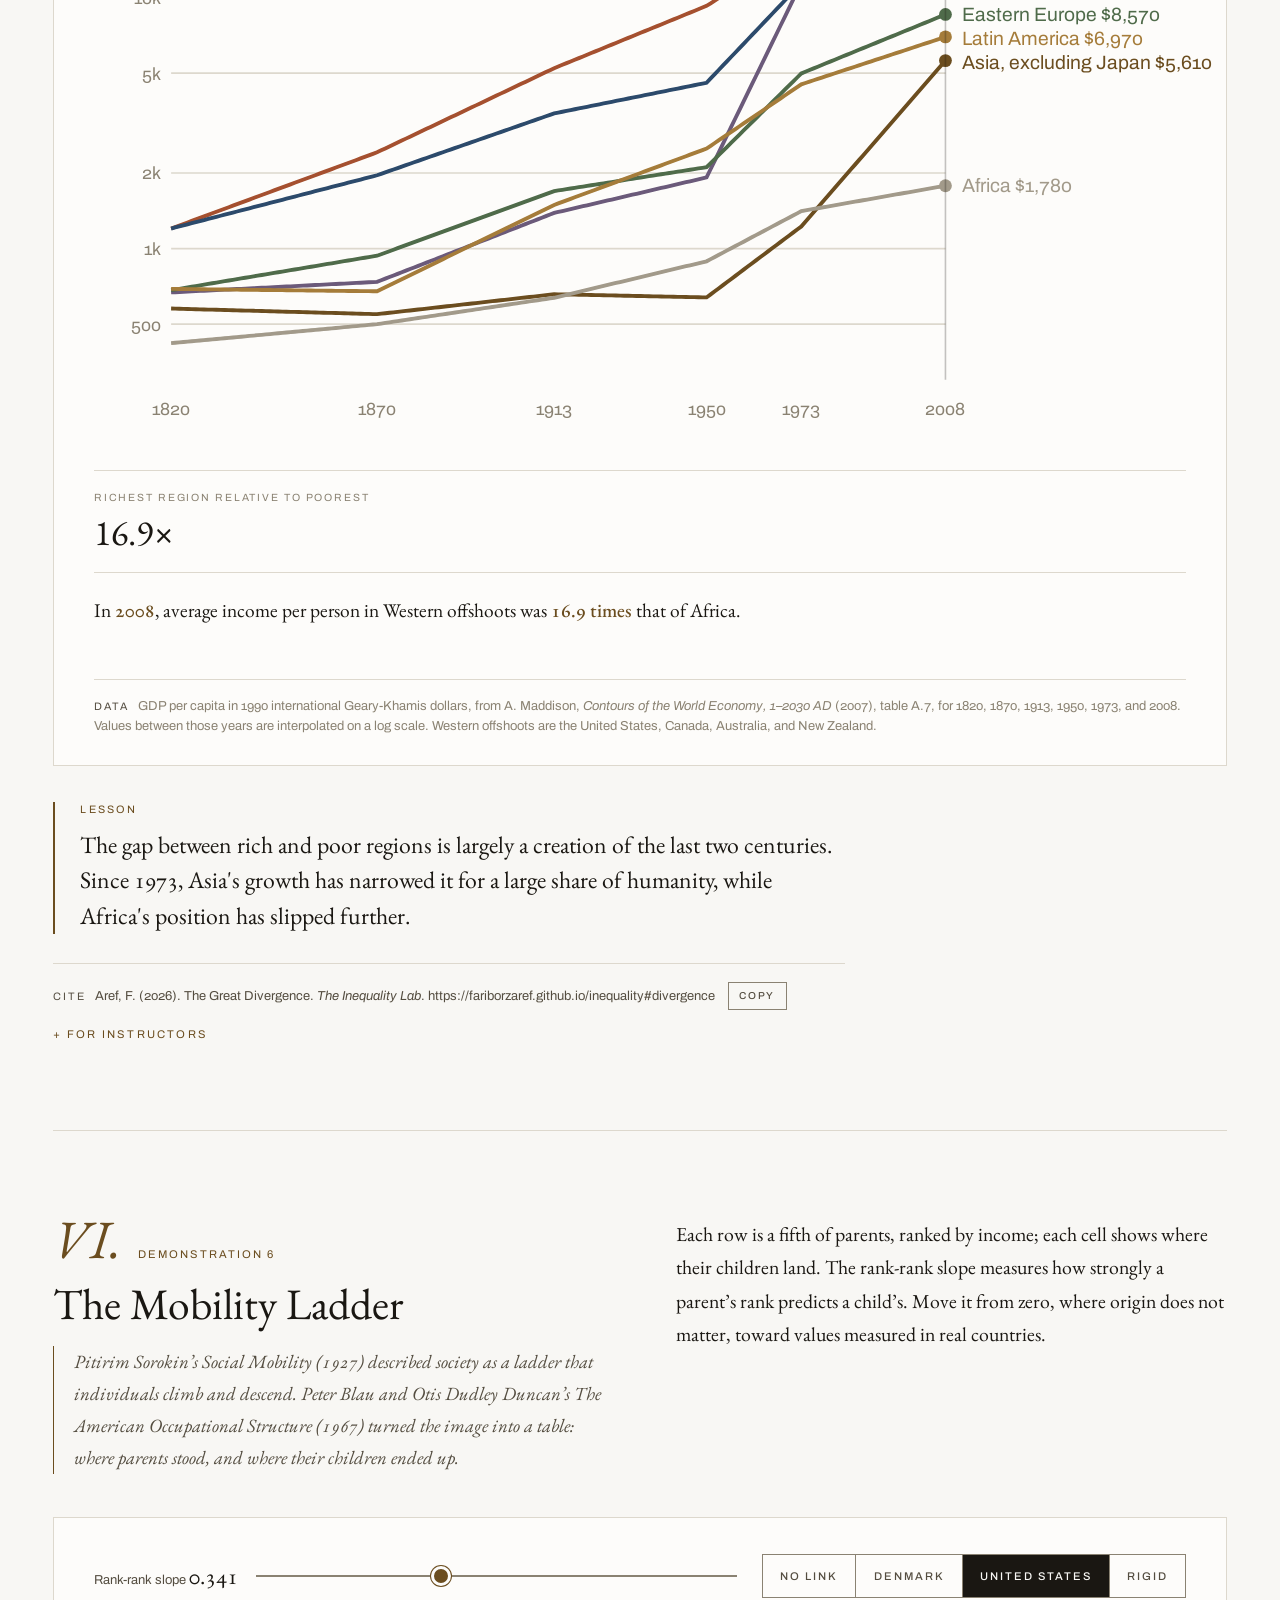
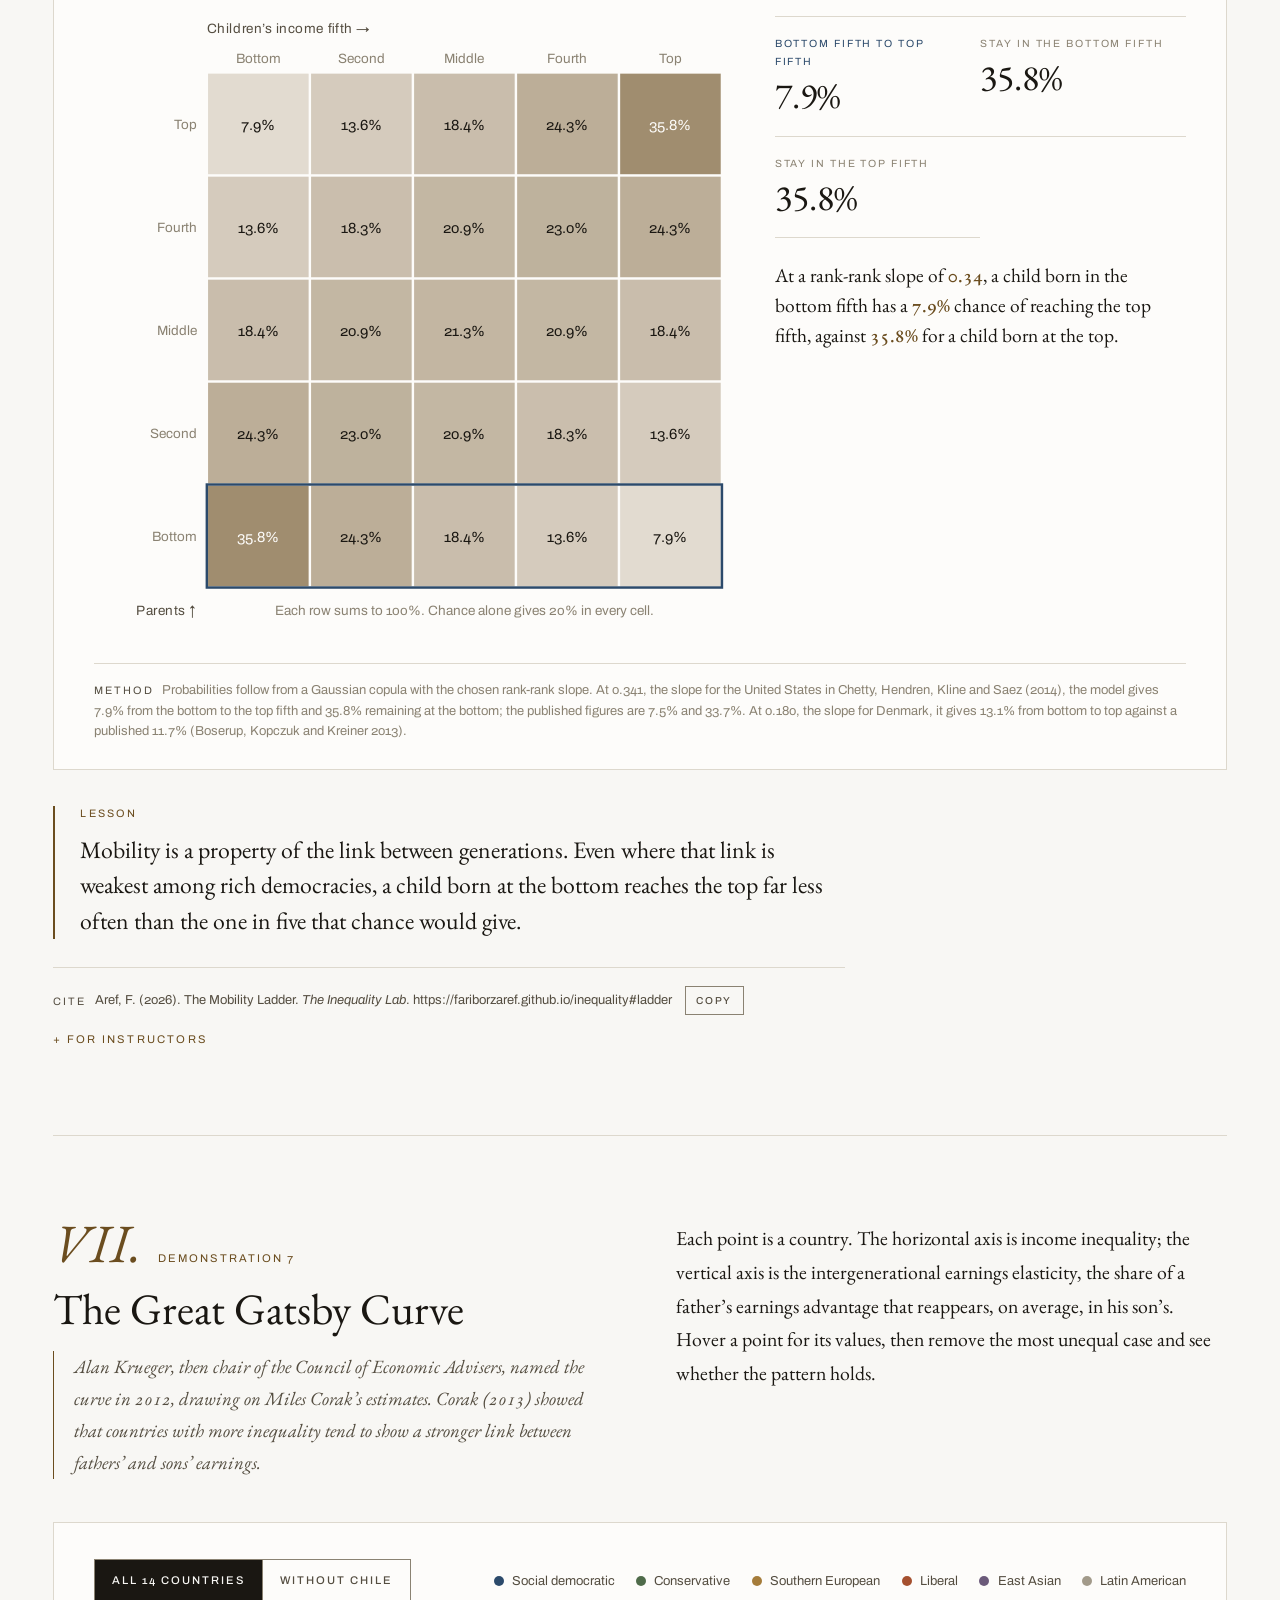
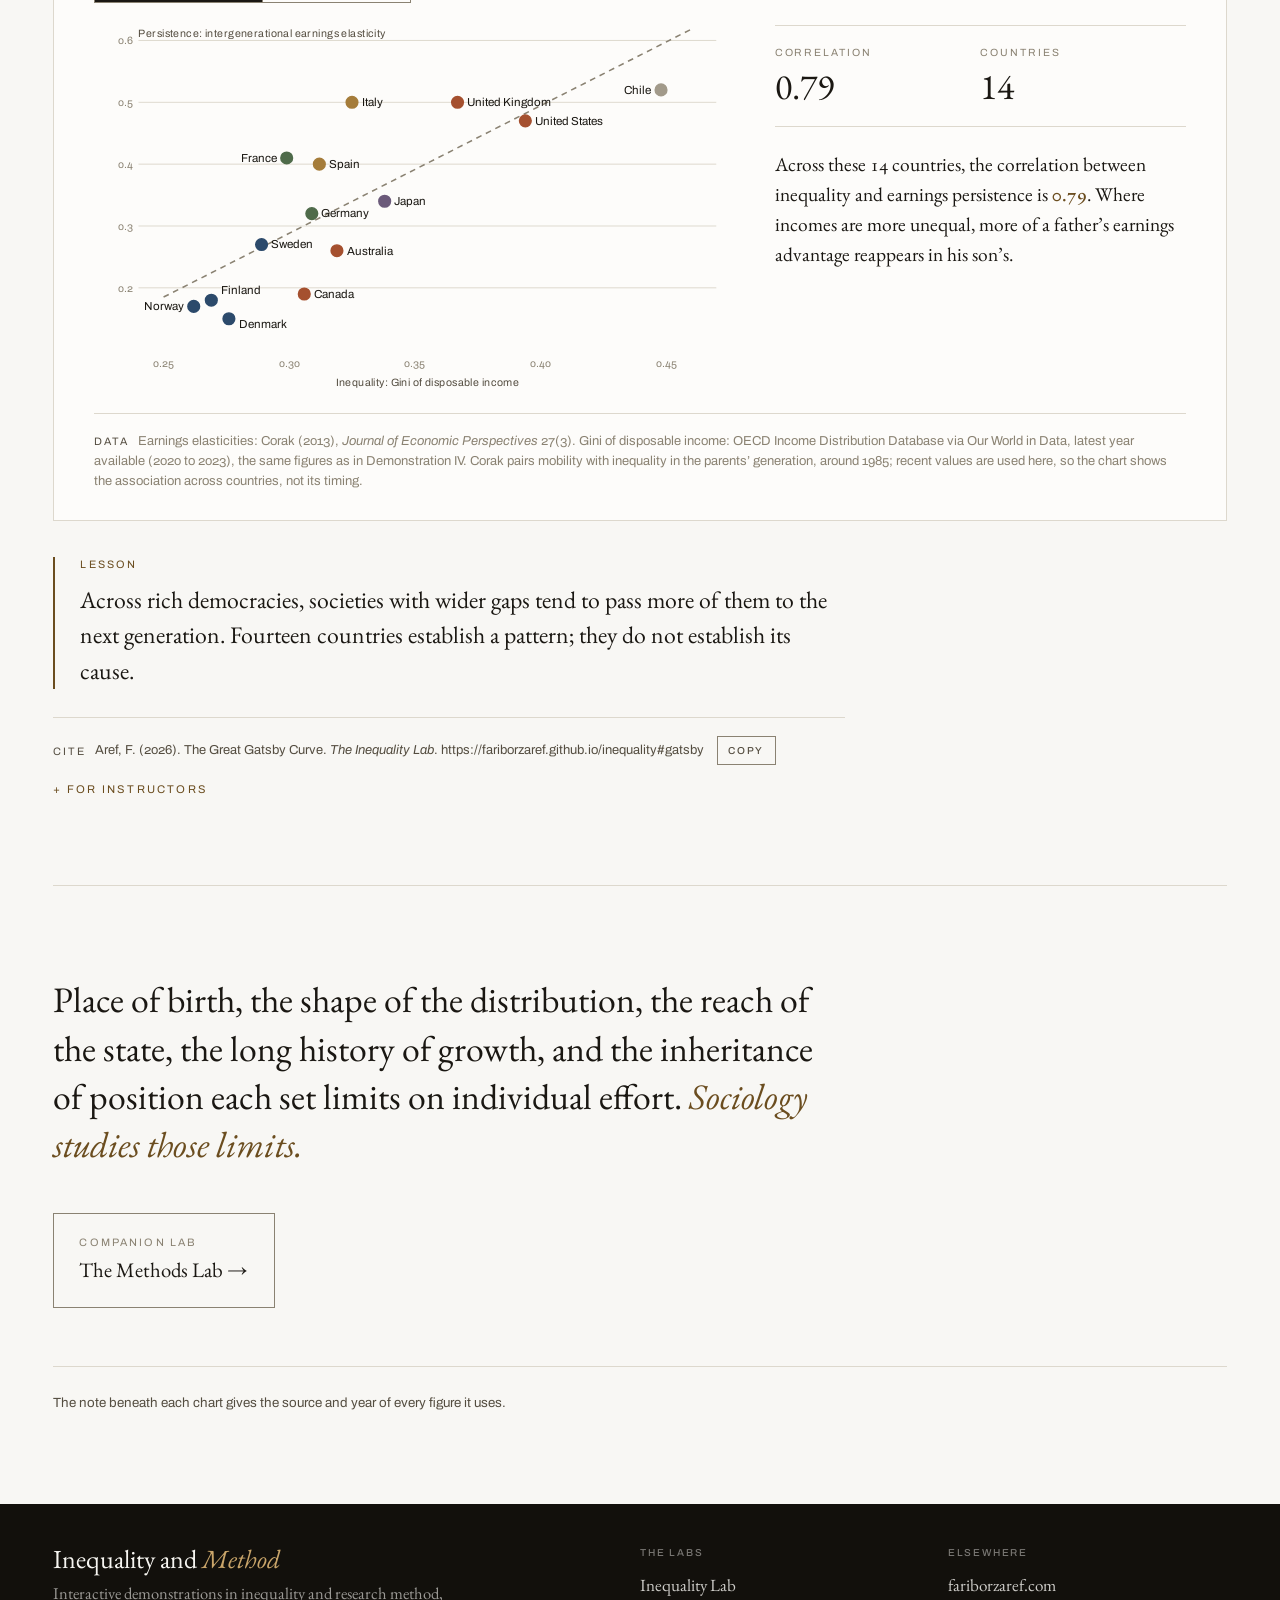
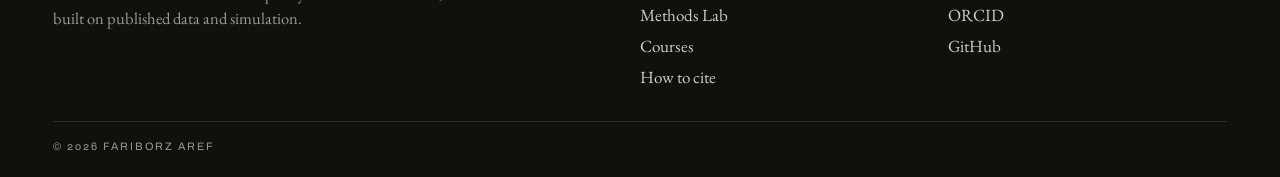
<file: inequality.html>
<!DOCTYPE html>
<html lang="en">
<head>
  <meta charset="utf-8">
  <meta name="viewport" content="width=device-width, initial-scale=1, viewport-fit=cover">
  <title>The Inequality Lab · Fariborz Aref</title>
  <meta name="description" content="Seven interactive demonstrations on inequality built on published data: the birth lottery, the champagne glass, the Lorenz curve and Gini, redistribution by welfare regime, the Great Divergence, the mobility ladder, and the Great Gatsby curve.">
  <meta name="author" content="Fariborz Aref">
  <meta name="robots" content="index, follow, max-image-preview:large">
  <link rel="canonical" href="https://fariborzaref.github.io/inequality">

  <meta property="og:type" content="website">
  <meta property="og:site_name" content="Fariborz Aref · Labs">
  <meta property="og:title" content="The Inequality Lab · Fariborz Aref">
  <meta property="og:description" content="Seven interactive demonstrations on inequality built on published data: the birth lottery, the champagne glass, the Lorenz curve and Gini, redistribution by welfare regime, the Great Divergence, the mobility ladder, and the Great Gatsby curve.">
  <meta property="og:url" content="https://fariborzaref.github.io/inequality">
  <meta property="og:image" content="https://fariborzaref.github.io/og-image.png">
  <meta name="twitter:card" content="summary_large_image">
  <meta name="twitter:title" content="The Inequality Lab · Fariborz Aref">
  <meta name="twitter:description" content="Seven interactive demonstrations on inequality built on published data: the birth lottery, the champagne glass, the Lorenz curve and Gini, redistribution by welfare regime, the Great Divergence, the mobility ladder, and the Great Gatsby curve.">
  <meta name="twitter:image" content="https://fariborzaref.github.io/og-image.png">

  <link rel="manifest" href="manifest.webmanifest">
  <meta name="theme-color" content="#12100c">
  <link rel="icon" type="image/png" href="favicon-32.png">
  <link rel="apple-touch-icon" href="apple-touch-icon.png">
  <meta name="apple-mobile-web-app-title" content="F. Aref Labs">

  <link rel="preconnect" href="https://fonts.googleapis.com">
  <link rel="preconnect" href="https://fonts.gstatic.com" crossorigin>
  <link href="https://fonts.googleapis.com/css2?family=EB+Garamond:ital,wght@0,400;0,500;1,400;1,500&family=Archivo:wght@400;500;600&display=swap" rel="stylesheet">
  <link rel="stylesheet" href="labs.css?v=7">
  <script src="labs.js?v=7"></script>

  <script async src="https://www.googletagmanager.com/gtag/js?id=G-S437KK8JX4"></script>
  <script>
    window.dataLayer = window.dataLayer || [];
    function gtag(){ dataLayer.push(arguments); }
    gtag('js', new Date());
    gtag('config', 'G-S437KK8JX4');
  </script>
  <script type="application/ld+json">
{
  "@context": "https://schema.org",
  "@type": "WebPage",
  "name": "The Inequality Lab \u00b7 Fariborz Aref",
  "description": "Seven interactive demonstrations on inequality built on published data: the birth lottery, the champagne glass, the Lorenz curve and Gini, redistribution by welfare regime, the Great Divergence, the mobility ladder, and the Great Gatsby curve.",
  "url": "https://fariborzaref.github.io/inequality",
  "author": {
    "@type": "Person",
    "@id": "https://fariborzaref.com/#fariborz-aref",
    "name": "Fariborz Aref",
    "url": "https://fariborzaref.com/"
  }
}
  </script>
</head>
<body>
  <a class="skip" href="#main">Skip to content</a>

  <header class="site-header">
    <div class="header-inner">
      <a class="brand" href="./">Fariborz Aref<span>Labs</span></a>
      <button class="nav-toggle" type="button" aria-expanded="false" aria-controls="site-nav" aria-label="Open navigation">
        <span></span><span></span>
      </button>
      <nav class="nav" id="site-nav" aria-label="Primary">
        <ul>
          <li><a href="./">Labs</a></li>
          <li><a href="inequality" aria-current="page">Inequality Lab</a></li>
          <li><a href="methods">Methods Lab</a></li>
          <li><a href="courses">Courses</a></li>
          <li><a class="ext" href="https://fariborzaref.com/">Main site</a></li>
        </ul>
      </nav>
      <button class="theme-toggle" type="button" aria-label="Switch to dark reading mode"><svg class="i-moon" viewBox="0 0 24 24" fill="none" stroke="currentColor" stroke-width="1.6" stroke-linejoin="round"><path d="M20 14.5A8 8 0 0 1 9.5 4a8 8 0 1 0 10.5 10.5z"/></svg><svg class="i-sun" viewBox="0 0 24 24" fill="none" stroke="currentColor" stroke-width="1.6" stroke-linecap="round"><circle cx="12" cy="12" r="4.2"/><path d="M12 2.5v2.2M12 19.3v2.2M2.5 12h2.2M19.3 12h2.2M5.3 5.3l1.6 1.6M17.1 17.1l1.6 1.6M5.3 18.7l1.6-1.6M17.1 6.9l1.6-1.6"/></svg></button>
    </div>
  </header>

  <main id="main">

    <div class="wrap">
      <section class="hero">
        <p class="kicker">Vol. I &middot; The Inequality Lab</p>
        <h1>The Distribution of <em>Advantage</em></h1>
        <p class="lead">Seven demonstrations, each built on published data. They follow inequality from the circumstances of birth, through the measurement of income and wealth, to the policies that reshape it, the history that produced it, and its passage from one generation to the next.</p>
        <p class="lead soft">Every figure is sourced at the foot of the page. Where a chart simplifies, the note beneath it says how.</p>
        <dl class="meta">
          <div><dt>Demonstrations</dt><dd>Seven</dd></div>
          <div><dt>Evidence</dt><dd>Published data</dd></div>
          <div><dt>Length</dt><dd>One class session each</dd></div>
          <div><dt>Companion</dt><dd><a href="methods">The Methods Lab &rarr;</a></dd></div>
        </dl>
      </section>

      <nav class="index" aria-label="Contents">
        <div class="index-title">Contents</div>
        <ol>
          <li><a href="#lottery"><span class="rn">I</span><span class="nm">The Birth Lottery</span><span class="ds">Where a life begins</span></a></li>
          <li><a href="#glass"><span class="rn">II</span><span class="nm">The Champagne Glass</span><span class="ds">How world income and wealth are shared</span></a></li>
          <li><a href="#lorenz"><span class="rn">III</span><span class="nm">The Lorenz Curve and the Gini</span><span class="ds">How inequality is measured</span></a></li>
          <li><a href="#redistribution"><span class="rn">IV</span><span class="nm">Redistribution by Welfare Regime</span><span class="ds">What states do to market inequality</span></a></li>
          <li><a href="#divergence"><span class="rn">V</span><span class="nm">The Great Divergence</span><span class="ds">How the gap between regions formed</span></a></li>
          <li><a href="#ladder"><span class="rn">VI</span><span class="nm">The Mobility Ladder</span><span class="ds">Where children land, given where parents stood</span></a></li>
          <li><a href="#gatsby"><span class="rn">VII</span><span class="nm">The Great Gatsby Curve</span><span class="ds">Inequality and its persistence across generations</span></a></li>
        </ol>
      </nav>

      <section class="demo rv" id="lottery">
        <div class="demo-head">
          <div>
            <span class="rn-label"><b>I.</b>Demonstration 1</span>
            <h2>The Birth Lottery</h2>
            <p class="lineage">Rawls asked us to choose principles of justice from behind a veil of ignorance, without knowing who we would be. Every person alive has already drawn a place of birth, and none chose it.</p>
          </div>
          <div><p class="intro">Press the button to be born at random into one of 25 countries that together hold about 70 percent of humanity. The draw is weighted by population, so each person in these countries has the same chance of being you. The bars compare the outcome with the population-weighted average of the sample, marked by the black tick.</p></div>
        </div>
        <div class="panel lottery" id="lottery-panel">
          <div class="lot-kicker">You are born in</div>
          <div class="lot-name" id="lot-name">&hellip;</div>
          <div class="lot-band" id="lot-band"></div>
          <div class="lot-bars" id="lot-bars">
            <div class="bar-row">
              <div class="bar-top"><span>Life expectancy at birth</span><b id="v-life"></b></div>
              <div class="track"><div class="fill" id="f-life" style="background:var(--c-blue)"></div><div class="tick-world" id="t-life"></div></div>
              <div class="bar-ends"><span>50 years</span><span>86 years</span></div>
            </div>
            <div class="bar-row">
              <div class="bar-top"><span>Income per person, PPP dollars</span><b id="v-gni"></b></div>
              <div class="track"><div class="fill" id="f-gni" style="background:var(--accent)"></div><div class="tick-world" id="t-gni"></div></div>
              <div class="bar-ends"><span>$1,000</span><span>$125,000 (log scale)</span></div>
            </div>
            <div class="bar-row">
              <div class="bar-top"><span>Mean years of schooling, adults</span><b id="v-sch"></b></div>
              <div class="track"><div class="fill" id="f-sch" style="background:var(--c-green)"></div><div class="tick-world" id="t-sch"></div></div>
              <div class="bar-ends"><span>0 years</span><span>15 years</span></div>
            </div>
          </div>
          <p class="lot-take" id="lot-take"></p>
          <div class="controls"><button class="btn" id="lot-go" type="button">Be born into the world</button></div>
          <div class="lot-tally" id="lot-tally"></div>
          <p class="note" style="text-align:left"><span class="note-label">Data</span>Population: UN World Population Prospects, 2023. Income: World Bank GNI per capita, PPP (current international dollars), 2023. Life expectancy: UN DESA, 2023. Schooling: UNDP Human Development Report 2025, 2023 values. The 25 countries are a sample; the poorest and smallest countries are underrepresented.</p>
        </div>
        <p class="lesson">Life expectancy differs by thirty years and income by a factor of a hundred across these draws. All of it is settled before the person drawn has done anything.</p>
        <div class="demo-foot">
          <p class="cite"><span class="note-label">Cite</span>Aref, F. (2026). The Birth Lottery. <i>The Inequality Lab</i>. https://fariborzaref.github.io/inequality#lottery</p>
          <details class="teach">
            <summary>For instructors</summary>
            <p><b>Goal.</b> Separate the circumstances of birth from individual effort.</p>
            <p><b>Ask the class to answer aloud.</b> Which matters more for life expectancy in this sample?</p>
            <ol class="teach-opts"><li>Country of birth</li><li>Personal choices made as an adult</li><li>Both matter about equally</li></ol>
            <p><b>Answer.</b> Country of birth. The thirty-year range in life expectancy appears before any choice is made.</p>
          </details>
        </div>
      </section>

      <section class="demo rv" id="glass">
        <div class="demo-head">
          <div>
            <span class="rn-label"><b>II.</b>Demonstration 2</span>
            <h2>The Champagne Glass</h2>
            <p class="lineage">The 1992 UNDP Human Development Report drew world income as a champagne glass: a wide bowl for the rich and a thin stem for everyone else. Three decades later the shape persists.</p>
          </div>
          <div><p class="intro">Each bar is one tenth of the world's adults, from the poorest at the bottom to the richest at the top. Its width is that tenth's share of world income or wealth. Switch to wealth and the stem nearly disappears.</p></div>
        </div>
        <div class="panel">
          <div class="panel-grid">
            <div>
              <svg class="chart" id="glass-chart" role="img" aria-label="Shares of world income or wealth by decile"></svg>
            </div>
            <div>
              <div class="controls" style="margin:0 0 1.4rem"><div class="seg" id="glass-seg" role="group" aria-label="Measure"><button type="button" data-v="income" aria-pressed="true">Income</button><button type="button" data-v="wealth" aria-pressed="false">Wealth</button></div></div>
              <div class="stats">
                <div class="stat"><span class="stat-label">Richest 10%</span><span class="stat-val" id="gl-top"></span></div>
                <div class="stat"><span class="stat-label">Middle 40%</span><span class="stat-val" id="gl-mid"></span></div>
                <div class="stat"><span class="stat-label">Poorest 50%</span><span class="stat-val" id="gl-bot"></span></div>
              </div>
              <p class="readout" id="glass-readout" style="margin-top:1.2rem"></p>
            </div>
          </div>
          <p class="note"><span class="note-label">Data</span>World Inequality Report 2022, global shares for 2021 in purchasing power parity. The report publishes the bottom 50%, middle 40%, and top 10%. The split of each group into deciles is interpolated here; group totals match the report.</p>
        </div>
        <p class="lesson">An average describes almost no one in a distribution shaped like this. The world's mean income sits far above what most people receive.</p>
        <div class="demo-foot">
          <p class="cite"><span class="note-label">Cite</span>Aref, F. (2026). The Champagne Glass. <i>The Inequality Lab</i>. https://fariborzaref.github.io/inequality#glass</p>
          <details class="teach">
            <summary>For instructors</summary>
            <p><b>Goal.</b> Read a distribution through group shares.</p>
            <p><b>Ask the class to answer aloud.</b> About what share of world income goes to the poorest half of adults?</p>
            <ol class="teach-opts"><li>8.5%</li><li>25%</li><li>50%</li></ol>
            <p><b>Answer.</b> 8.5%, according to the World Inequality Report 2022.</p>
          </details>
        </div>
      </section>

      <section class="demo rv" id="lorenz">
        <div class="demo-head">
          <div>
            <span class="rn-label"><b>III.</b>Demonstration 3</span>
            <h2>The Lorenz Curve and the Gini</h2>
            <p class="lineage">Max Lorenz proposed his curve in 1905; Corrado Gini derived his coefficient from the same idea in 1912. Most published statements about inequality rest on these two tools.</p>
          </div>
          <div><p class="intro">Line up everyone from poorest to richest and ask what share of total income the poorest p percent receive. Perfect equality gives the dashed diagonal. The further the curve sags, the larger the Gini. Move the slider, or pick a real country.</p></div>
        </div>
        <div class="panel">
          <div class="panel-grid">
            <div><svg class="chart" id="lorenz-chart" role="img" aria-label="Lorenz curve for the selected Gini coefficient"></svg></div>
            <div>
              <div class="range-row"><label for="lz-g">Gini <b id="lz-gval" style="font-family:var(--serif);font-size:1.3rem;color:var(--ink);font-weight:400"></b></label><input type="range" id="lz-g" min="200" max="700" value="394" step="1"></div>
              <div class="controls" style="margin:0.4rem 0 1.4rem"><div class="seg" id="lz-presets" role="group" aria-label="Country presets"></div></div>
              <div class="stats">
                <div class="stat"><span class="stat-label" style="color:var(--c-blue)">Poorest half holds</span><span class="stat-val" id="lz-b50"></span></div>
                <div class="stat"><span class="stat-label" style="color:var(--c-terra)">Richest tenth holds</span><span class="stat-val" id="lz-t10"></span></div>
                <div class="stat"><span class="stat-label">Top-tenth person vs. bottom-half person</span><span class="stat-val" id="lz-ratio"></span></div>
              </div>
              <p class="readout" id="lz-readout" style="margin-top:1.2rem"></p>
            </div>
          </div>
          <p class="note"><span class="note-label">Method</span>The curve assumes a lognormal income distribution with the chosen Gini (&sigma; = &radic;2 &middot; &Phi;<sup>&minus;1</sup>((G+1)/2)). Real distributions have heavier top tails, so the top-tenth share is understated at high Gini values. Presets: OECD Income Distribution Database via Our World in Data, Gini of equivalised household income. Hover the chart to read any point.</p>
        </div>
        <p class="lesson">A single number summarizes a whole curve. Two societies with the same Gini can still differ at the top or the bottom, which is why careful work reports shares as well.</p>
        <div class="demo-foot">
          <p class="cite"><span class="note-label">Cite</span>Aref, F. (2026). The Lorenz Curve and the Gini. <i>The Inequality Lab</i>. https://fariborzaref.github.io/inequality#lorenz</p>
          <details class="teach">
            <summary>For instructors</summary>
            <p><b>Goal.</b> Connect the Gini coefficient to the shape of a distribution.</p>
            <p><b>Ask the class to answer aloud.</b> If every income in a country doubled, the Gini coefficient would</p>
            <ol class="teach-opts"><li>rise</li><li>fall</li><li>stay the same</li></ol>
            <p><b>Answer.</b> Stay the same. The Gini measures shares, so scaling every income leaves it unchanged.</p>
          </details>
        </div>
      </section>

      <section class="demo rv" id="redistribution">
        <div class="demo-head">
          <div>
            <span class="rn-label"><b>IV.</b>Demonstration 4</span>
            <h2>Redistribution by Welfare Regime</h2>
            <p class="lineage">Esping-Andersen's <i>Three Worlds of Welfare Capitalism</i> (1990) sorted rich democracies into social democratic, conservative, and liberal regimes. Later work added southern European and East Asian types.</p>
          </div>
          <div><p class="intro">Each row shows a country's Gini twice: for market income, before taxes and transfers (open circle), and for disposable income, after them (filled circle). The line between is what the state does. Hover a row for its figures.</p></div>
        </div>
        <div class="panel">
          <div class="controls" style="margin:0 0 1.2rem;justify-content:space-between">
            <div class="seg" id="redist-seg" role="group" aria-label="Sort"><button type="button" data-v="reduction" aria-pressed="true">Sort by reduction</button><button type="button" data-v="regime" aria-pressed="false">Group by regime</button></div>
            <div class="legend" id="redist-legend"></div>
          </div>
          <svg class="chart" id="redist-chart" role="img" aria-label="Market and disposable income Gini by country"></svg>
          <div class="stats" style="margin-top:1.4rem">
            <div class="stat"><span class="stat-label">Range of market-income Gini</span><span class="stat-val" id="rd-mrange"></span></div>
            <div class="stat"><span class="stat-label">Range of disposable-income Gini</span><span class="stat-val" id="rd-drange"></span></div>
          </div>
          <p class="readout" id="redist-readout" style="margin-top:1.2rem">Market inequality varies within a narrow band across these countries. Final inequality varies far more, and the difference is made by taxes and transfers.</p>
          <p class="note"><span class="note-label">Data</span>OECD Income Distribution Database, via Our World in Data: Gini of equivalised household income, total population, latest year available (2020 to 2023). Regime labels follow common usage in comparative research; the Netherlands and Ireland are frequently classed as hybrids. Public pensions count as transfers, so retirees have little market income; this raises the market-income Gini most where public pensions are large.</p>
        </div>
        <p class="lesson">Rich democracies begin with similar levels of market inequality and finish far apart. Much of the inequality people experience is a policy outcome.</p>
        <div class="demo-foot">
          <p class="cite"><span class="note-label">Cite</span>Aref, F. (2026). Redistribution by Welfare Regime. <i>The Inequality Lab</i>. https://fariborzaref.github.io/inequality#redistribution</p>
          <details class="teach">
            <summary>For instructors</summary>
            <p><b>Goal.</b> Distinguish market inequality from inequality after taxes and transfers.</p>
            <p><b>Ask the class to answer aloud.</b> The United States and Finland have similar market-income Gini values. The gap between them after redistribution comes mainly from</p>
            <ol class="teach-opts"><li>differences in wages</li><li>taxes and transfers</li><li>population size</li></ol>
            <p><b>Answer.</b> Taxes and transfers. Their market Gini values are close; their disposable-income values are far apart.</p>
          </details>
        </div>
      </section>

      <section class="demo rv" id="divergence">
        <div class="demo-head">
          <div>
            <span class="rn-label"><b>V.</b>Demonstration 5</span>
            <h2>The Great Divergence</h2>
            <p class="lineage">Kenneth Pomeranz gave the term its modern meaning in 2000. Around 1800 the richest and poorest regions of the world were separated by a factor of about three. Two centuries of uneven growth widened the gap.</p>
          </div>
          <div><p class="intro">Drag through time to trace average income per person in seven world regions. The log scale shows growth rates as slopes; the linear scale shows the gap as people experience it.</p></div>
        </div>
        <div class="panel">
          <div class="controls" style="margin:0 0 1rem;justify-content:space-between">
            <div class="range-row"><label for="div-year">Year <b id="div-yval" style="font-family:var(--serif);font-size:1.3rem;color:var(--ink);font-weight:400"></b></label><input type="range" id="div-year" min="1820" max="2008" value="2008" step="1"></div>
            <div class="seg" id="div-seg" role="group" aria-label="Scale"><button type="button" data-v="log" aria-pressed="true">Log scale</button><button type="button" data-v="lin" aria-pressed="false">Linear</button></div>
          </div>
          <svg class="chart" id="div-chart" role="img" aria-label="GDP per capita by world region, 1820 to 2008"></svg>
          <div class="legend" id="div-list" style="margin-top:0.8rem"></div>
          <div class="stats" style="margin-top:1.2rem">
            <div class="stat"><span class="stat-label">Richest region relative to poorest</span><span class="stat-val" id="div-ratio"></span></div>
          </div>
          <p class="readout" id="div-readout" style="margin-top:1.2rem"></p>
          <p class="note"><span class="note-label">Data</span>GDP per capita in 1990 international Geary-Khamis dollars, from A. Maddison, <i>Contours of the World Economy, 1&ndash;2030 AD</i> (2007), table A.7, for 1820, 1870, 1913, 1950, 1973, and 2008. Values between those years are interpolated on a log scale. Western offshoots are the United States, Canada, Australia, and New Zealand.</p>
        </div>
        <p class="lesson">The gap between rich and poor regions is largely a creation of the last two centuries. Since 1973, Asia's growth has narrowed it for a large share of humanity, while Africa's position has slipped further.</p>
        <div class="demo-foot">
          <p class="cite"><span class="note-label">Cite</span>Aref, F. (2026). The Great Divergence. <i>The Inequality Lab</i>. https://fariborzaref.github.io/inequality#divergence</p>
          <details class="teach">
            <summary>For instructors</summary>
            <p><b>Goal.</b> Treat inequality between nations as a historical outcome.</p>
            <p><b>Ask the class to answer aloud.</b> In 1820, average income in the richest region was about how many times that of the poorest?</p>
            <ol class="teach-opts"><li>About 3 times</li><li>About 20 times</li><li>About 100 times</li></ol>
            <p><b>Answer.</b> About 3 times. The gap widened mostly after industrialization.</p>
          </details>
        </div>
      </section>

      <section class="demo rv" id="ladder">
        <div class="demo-head">
          <div>
            <span class="rn-label"><b>VI.</b>Demonstration 6</span>
            <h2>The Mobility Ladder</h2>
            <p class="lineage">Pitirim Sorokin&rsquo;s <i>Social Mobility</i> (1927) described society as a ladder that individuals climb and descend. Peter Blau and Otis Dudley Duncan&rsquo;s <i>The American Occupational Structure</i> (1967) turned the image into a table: where parents stood, and where their children ended up.</p>
          </div>
          <div><p class="intro">Each row is a fifth of parents, ranked by income; each cell shows where their children land. The rank-rank slope measures how strongly a parent&rsquo;s rank predicts a child&rsquo;s. Move it from zero, where origin does not matter, toward values measured in real countries.</p></div>
        </div>
        <div class="panel">
          <div class="controls" style="margin:0 0 1rem;justify-content:space-between">
            <div class="range-row"><label for="lad-r">Rank-rank slope <b id="lad-rval" style="font-family:var(--serif);font-size:1.3rem;color:var(--ink);font-weight:400"></b></label><input type="range" id="lad-r" min="0" max="900" value="341" step="1"></div>
            <div class="seg" id="lad-presets" role="group" aria-label="Presets"><button type="button" data-v="0" aria-pressed="false">No link</button><button type="button" data-v="0.18" aria-pressed="false">Denmark</button><button type="button" data-v="0.341" aria-pressed="true">United States</button><button type="button" data-v="0.7" aria-pressed="false">Rigid</button></div>
          </div>
          <div class="panel-grid">
            <div><svg class="chart" id="ladder-chart" role="img" aria-label="Quintile transition matrix between parents and children"></svg></div>
            <div>
              <div class="stats">
                <div class="stat"><span class="stat-label" style="color:var(--c-blue)">Bottom fifth to top fifth</span><span class="stat-val" id="lad-up"></span></div>
                <div class="stat"><span class="stat-label">Stay in the bottom fifth</span><span class="stat-val" id="lad-stay"></span></div>
                <div class="stat"><span class="stat-label">Stay in the top fifth</span><span class="stat-val" id="lad-top"></span></div>
              </div>
              <p class="readout" id="lad-readout" style="margin-top:1.2rem"></p>
            </div>
          </div>
          <p class="note"><span class="note-label">Method</span>Probabilities follow from a Gaussian copula with the chosen rank-rank slope. At 0.341, the slope for the United States in Chetty, Hendren, Kline and Saez (2014), the model gives 7.9% from the bottom to the top fifth and 35.8% remaining at the bottom; the published figures are 7.5% and 33.7%. At 0.180, the slope for Denmark, it gives 13.1% from bottom to top against a published 11.7% (Boserup, Kopczuk and Kreiner 2013).</p>
        </div>
        <p class="lesson">Mobility is a property of the link between generations. Even where that link is weakest among rich democracies, a child born at the bottom reaches the top far less often than the one in five that chance would give.</p>
        <div class="demo-foot">
          <p class="cite"><span class="note-label">Cite</span>Aref, F. (2026). The Mobility Ladder. <i>The Inequality Lab</i>. https://fariborzaref.github.io/inequality#ladder</p>
          <details class="teach">
            <summary>For instructors</summary>
            <p><b>Goal.</b> Read a transition table and define perfect mobility.</p>
            <p><b>Ask the class to answer aloud.</b> If parents&rsquo; income had no effect on children&rsquo;s, what share of children from the bottom fifth would reach the top fifth?</p>
            <ol class="teach-opts"><li>0%</li><li>7.5%</li><li>20%</li></ol>
            <p><b>Answer.</b> 20%. With no link, every origin sends one child in five to each fifth. The United States figure is 7.5%.</p>
          </details>
        </div>
      </section>

      <section class="demo rv" id="gatsby">
        <div class="demo-head">
          <div>
            <span class="rn-label"><b>VII.</b>Demonstration 7</span>
            <h2>The Great Gatsby Curve</h2>
            <p class="lineage">Alan Krueger, then chair of the Council of Economic Advisers, named the curve in 2012, drawing on Miles Corak&rsquo;s estimates. Corak (2013) showed that countries with more inequality tend to show a stronger link between fathers&rsquo; and sons&rsquo; earnings.</p>
          </div>
          <div><p class="intro">Each point is a country. The horizontal axis is income inequality; the vertical axis is the intergenerational earnings elasticity, the share of a father&rsquo;s earnings advantage that reappears, on average, in his son&rsquo;s. Hover a point for its values, then remove the most unequal case and see whether the pattern holds.</p></div>
        </div>
        <div class="panel">
          <div class="controls" style="margin:0 0 1.2rem;justify-content:space-between">
            <div class="seg" id="gatsby-seg" role="group" aria-label="Sample"><button type="button" data-v="all" aria-pressed="true">All 14 countries</button><button type="button" data-v="nochile" aria-pressed="false">Without Chile</button></div>
            <div class="legend" id="gatsby-legend"></div>
          </div>
          <div class="panel-grid">
            <div><svg class="chart" id="gatsby-chart" role="img" aria-label="Income inequality and intergenerational earnings elasticity by country"></svg></div>
            <div>
              <div class="stats">
                <div class="stat"><span class="stat-label">Correlation</span><span class="stat-val" id="gat-r"></span></div>
                <div class="stat"><span class="stat-label">Countries</span><span class="stat-val" id="gat-n"></span></div>
              </div>
              <p class="readout" id="gat-readout" style="margin-top:1.2rem"></p>
            </div>
          </div>
          <p class="note"><span class="note-label">Data</span>Earnings elasticities: Corak (2013), <i>Journal of Economic Perspectives</i> 27(3). Gini of disposable income: OECD Income Distribution Database via Our World in Data, latest year available (2020 to 2023), the same figures as in Demonstration IV. Corak pairs mobility with inequality in the parents&rsquo; generation, around 1985; recent values are used here, so the chart shows the association across countries, not its timing.</p>
        </div>
        <p class="lesson">Across rich democracies, societies with wider gaps tend to pass more of them to the next generation. Fourteen countries establish a pattern; they do not establish its cause.</p>
        <div class="demo-foot">
          <p class="cite"><span class="note-label">Cite</span>Aref, F. (2026). The Great Gatsby Curve. <i>The Inequality Lab</i>. https://fariborzaref.github.io/inequality#gatsby</p>
          <details class="teach">
            <summary>For instructors</summary>
            <p><b>Goal.</b> Distinguish a cross-national association from a causal claim.</p>
            <p><b>Ask the class to answer aloud.</b> Does this chart show that inequality reduces mobility?</p>
            <ol class="teach-opts"><li>Yes, the correlation is strong</li><li>No, it shows an association across a small number of countries</li></ol>
            <p><b>Answer.</b> No. With fourteen cases and many differences between them, the chart describes a pattern. Establishing cause requires evidence on timing and on what else differs.</p>
          </details>
        </div>
      </section>

      <section class="closing rv">
        <p class="coda">Place of birth, the shape of the distribution, the reach of the state, the long history of growth, and the inheritance of position each set limits on individual effort. <em>Sociology studies those limits.</em></p>
        <a class="cross" href="methods"><span><small>Companion lab</small>The Methods Lab &rarr;</span></a>
        <p class="sources">The note beneath each chart gives the source and year of every figure it uses.</p>
      </section>
    </div>
  </main>

  <footer class="site-footer">
    <div class="foot-inner rich">
      <div class="foot-grid">
        <div>
          <p class="foot-brand">Inequality and <em>Method</em></p>
          <p class="foot-lede">Interactive demonstrations in inequality and research method, built on published data and simulation.</p>
        </div>
        <div>
          <span class="foot-label">The labs</span>
          <ul><li><a href="inequality">Inequality Lab</a></li><li><a href="methods">Methods Lab</a></li><li><a href="courses">Courses</a></li><li><a href="./#cite">How to cite</a></li></ul>
        </div>
        <div>
          <span class="foot-label">Elsewhere</span>
          <ul><li><a href="https://fariborzaref.com/">fariborzaref.com</a></li><li><a href="https://orcid.org/0000-0001-6622-1824">ORCID</a></li><li><a href="https://github.com/fariborzaref">GitHub</a></li></ul>
        </div>
      </div>
      <div class="foot-base">
        <span class="foot">&copy; <span data-year>2026</span> Fariborz Aref</span>
      </div>
    </div>
  </footer>

  <script>
    (function () {
      var t = document.querySelector('.nav-toggle'), n = document.getElementById('site-nav');
      if (!t || !n) return;
      function set(o) { t.setAttribute('aria-expanded', String(o)); n.classList.toggle('open', o); t.setAttribute('aria-label', o ? 'Close navigation' : 'Open navigation'); }
      t.addEventListener('click', function (e) { e.preventDefault(); set(t.getAttribute('aria-expanded') !== 'true'); });
      n.addEventListener('click', function (e) { if (e.target.closest('a')) set(false); });
      document.addEventListener('keydown', function (e) { if (e.key === 'Escape') set(false); });
    })();
    if ('serviceWorker' in navigator) { window.addEventListener('load', function () { navigator.serviceWorker.register('sw.js').catch(function () {}); }); }
  </script>
  <script src="inequality.js?v=7"></script>

</body>
</html>
</file>
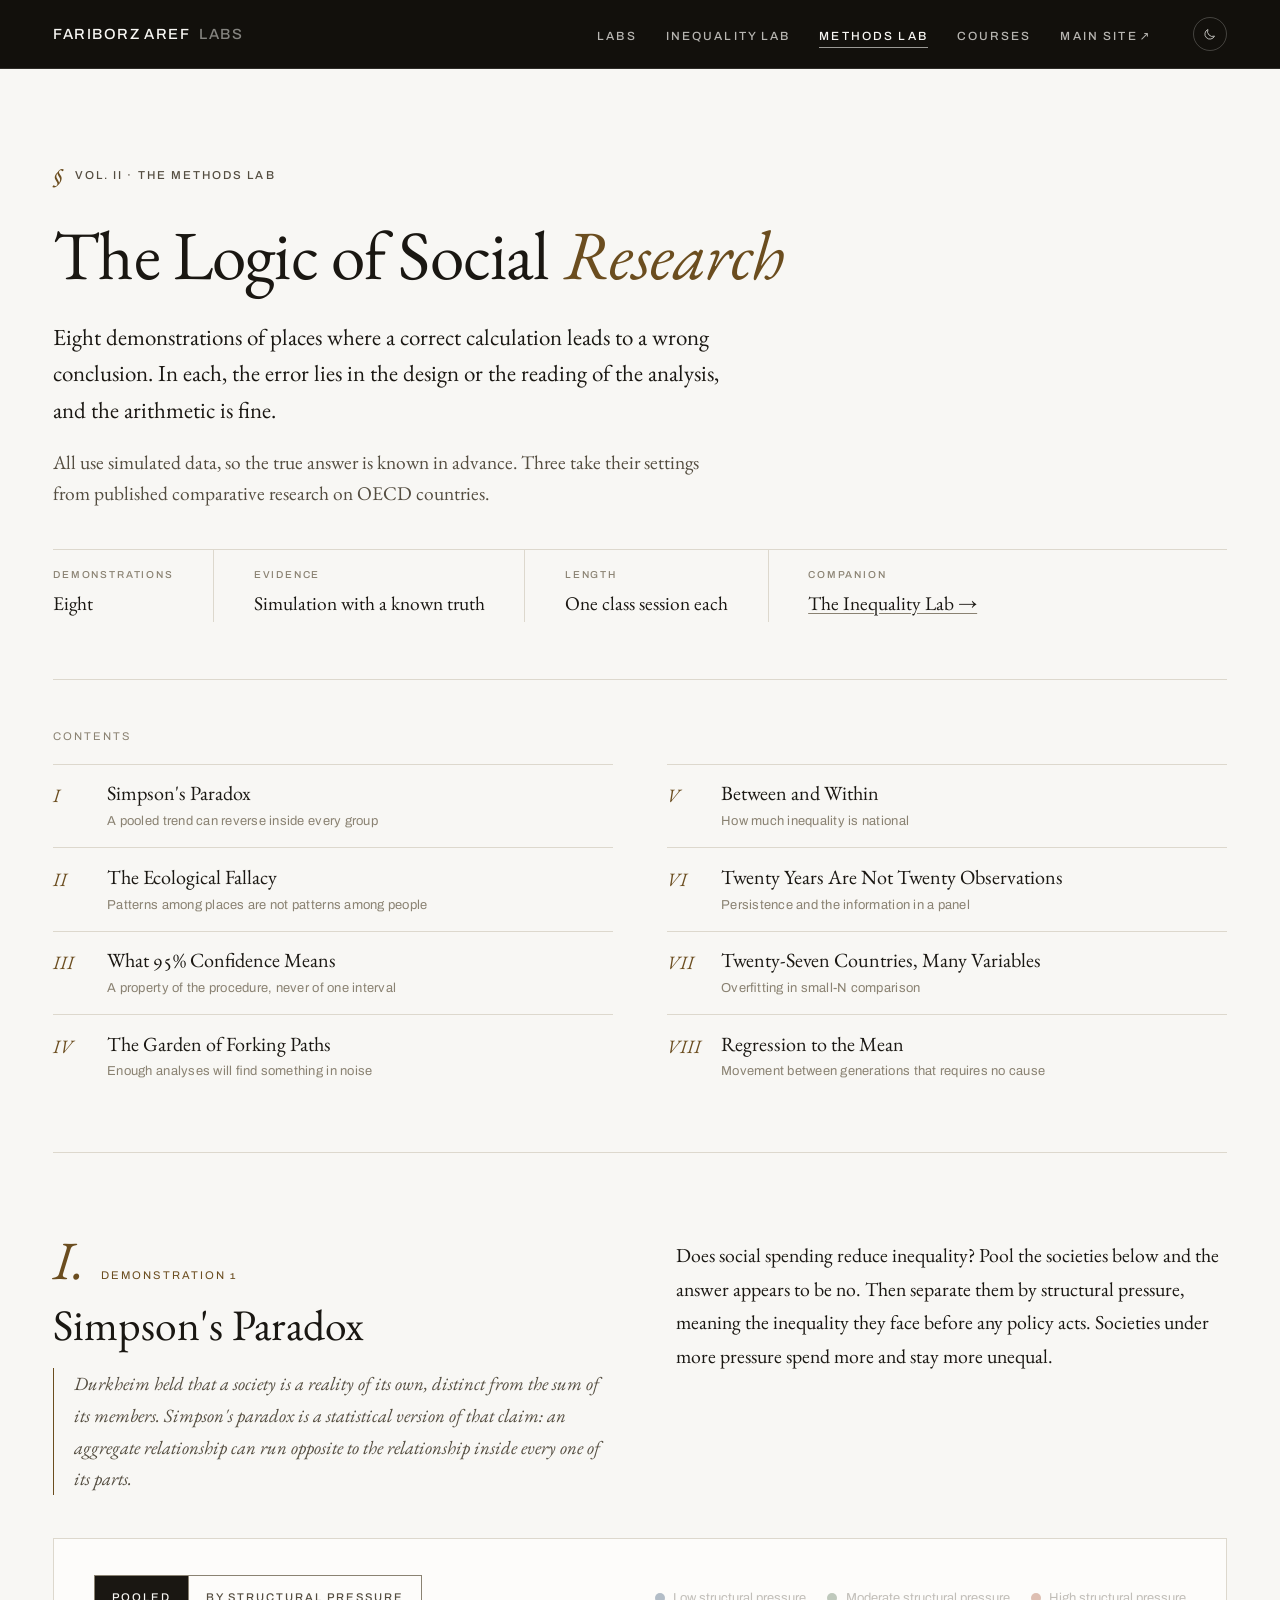
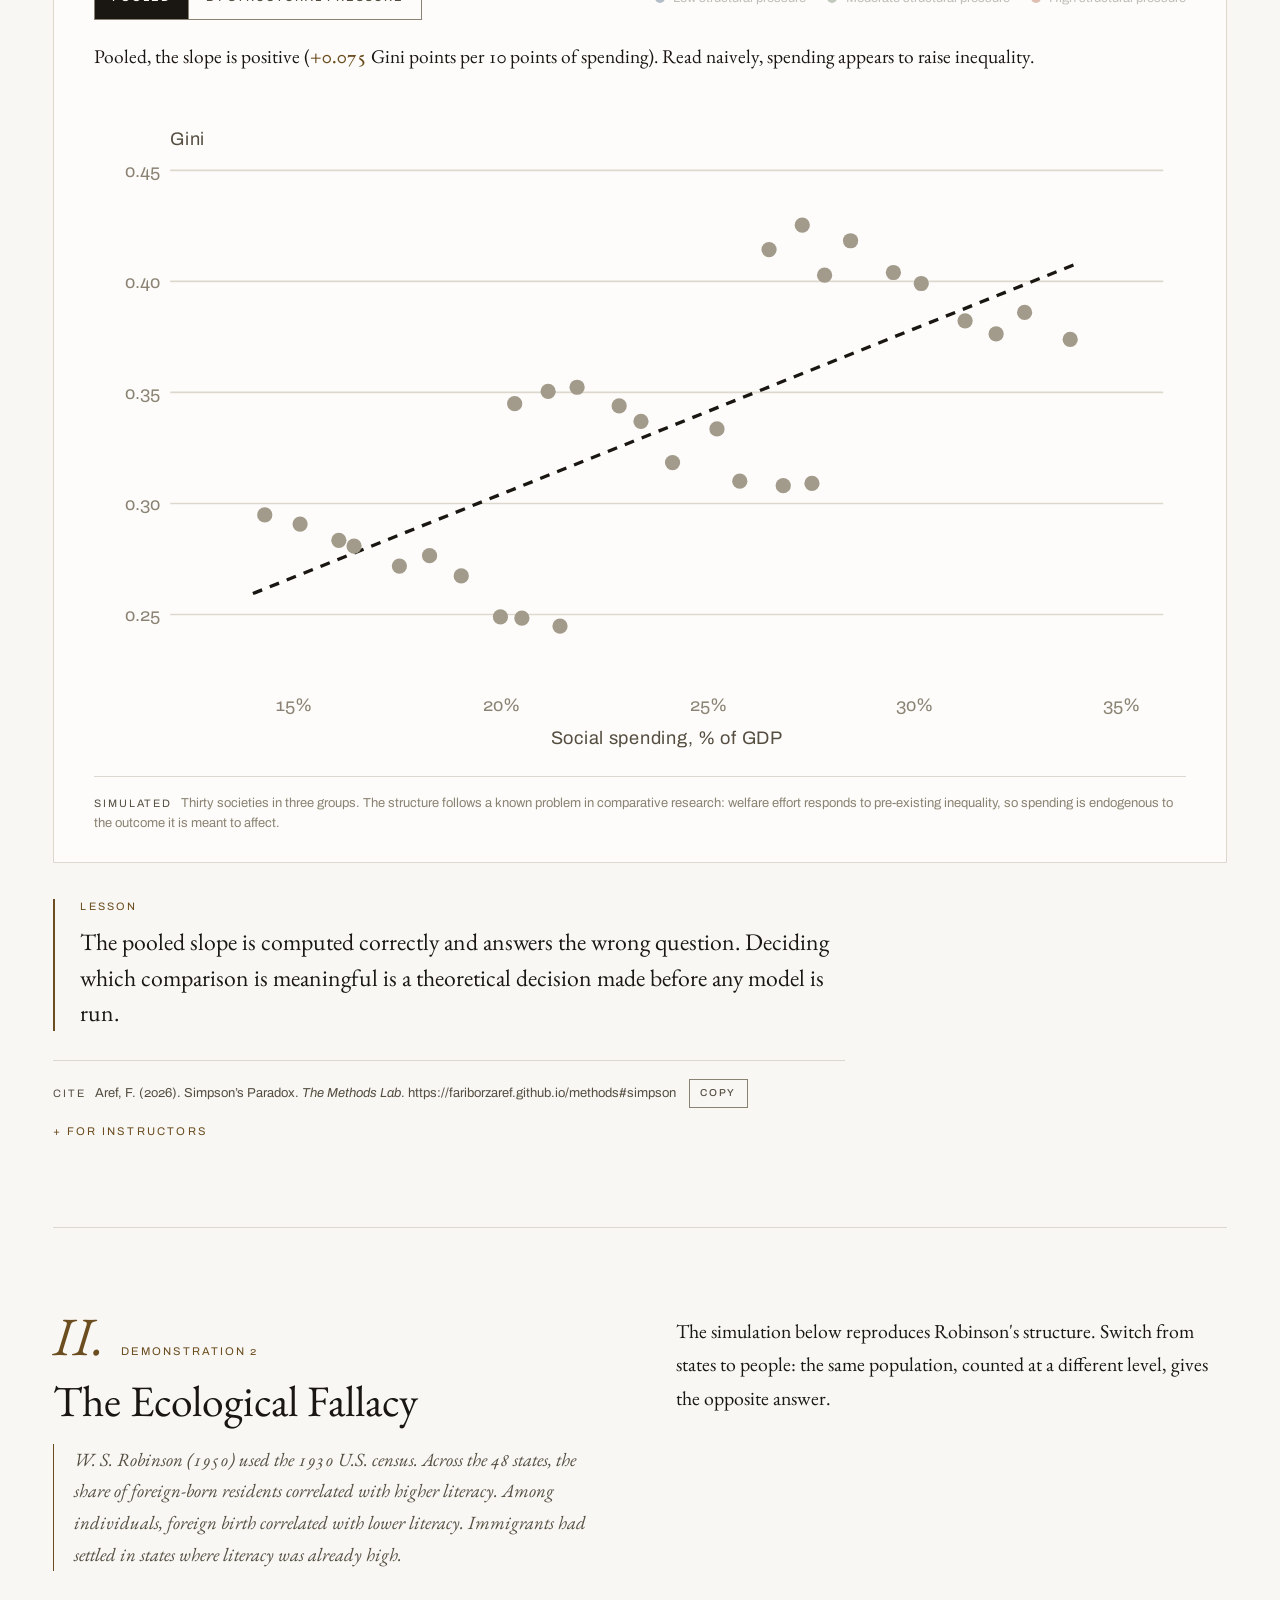
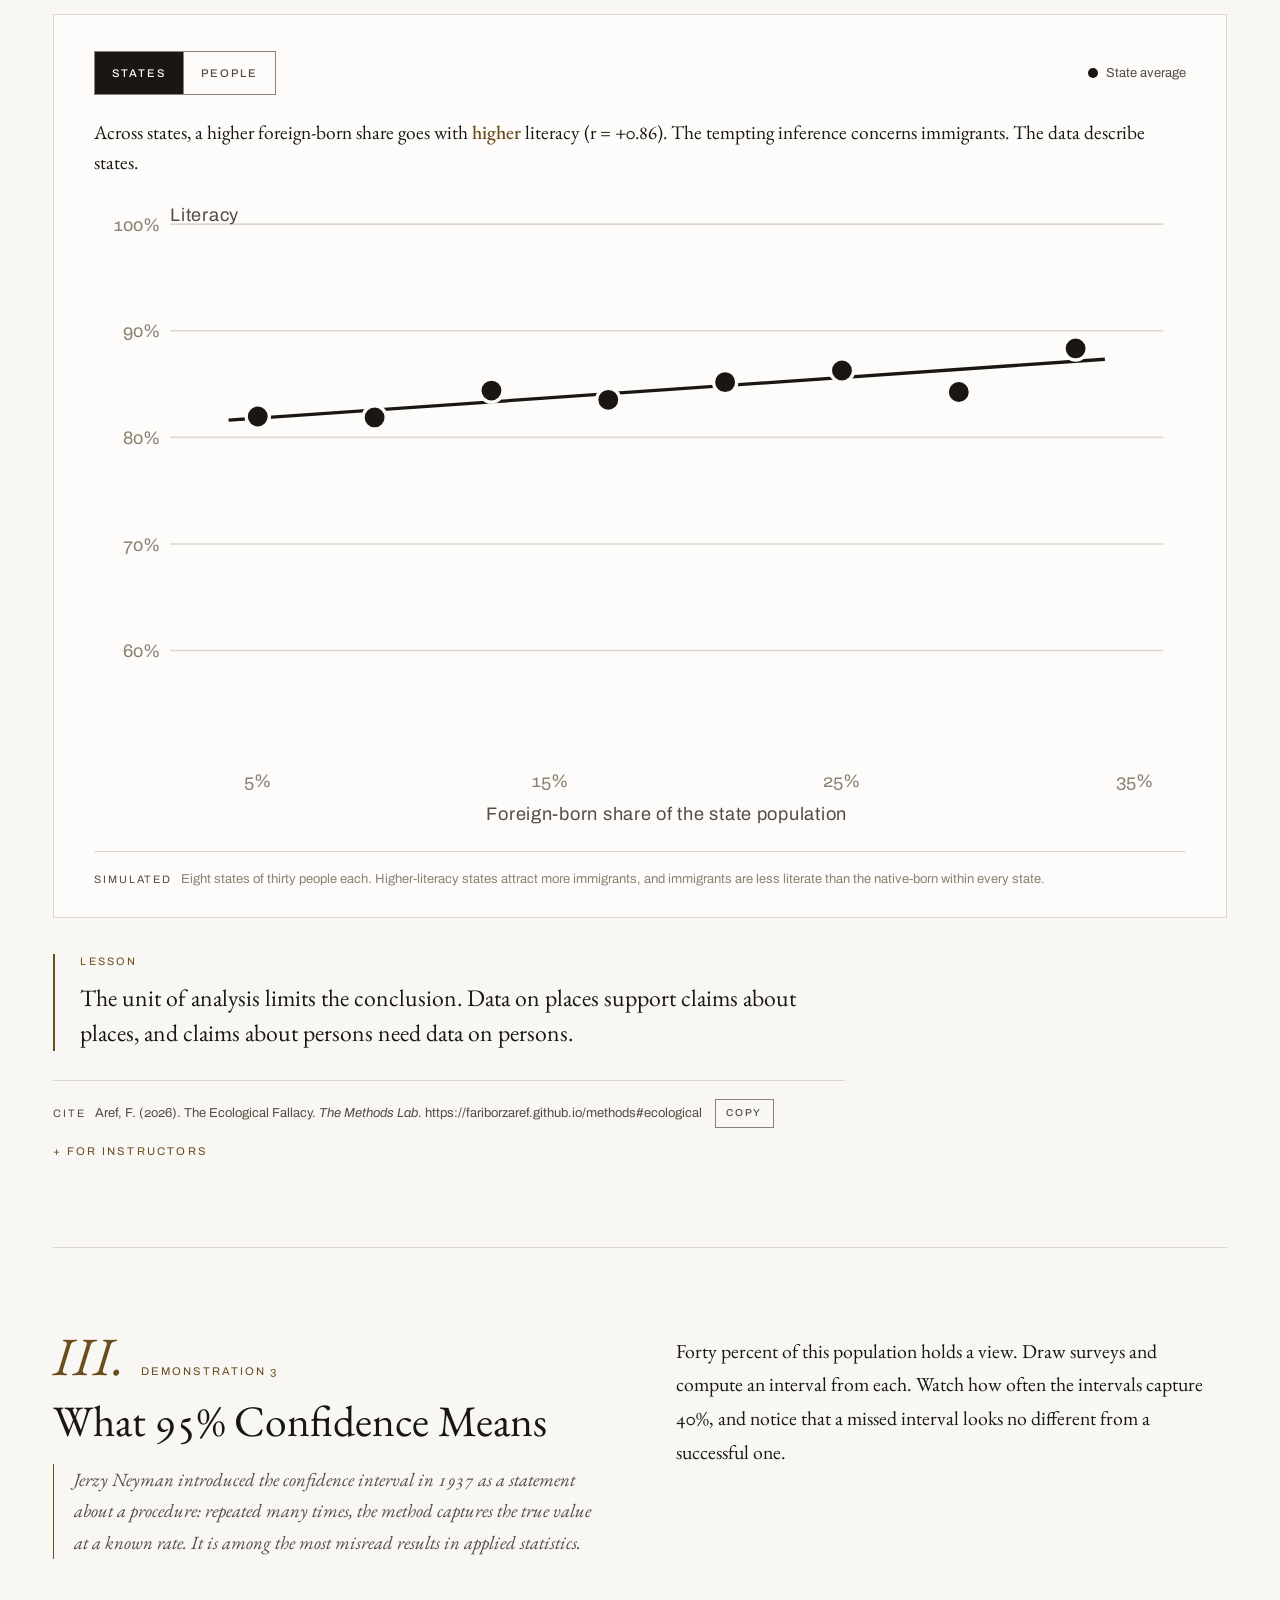
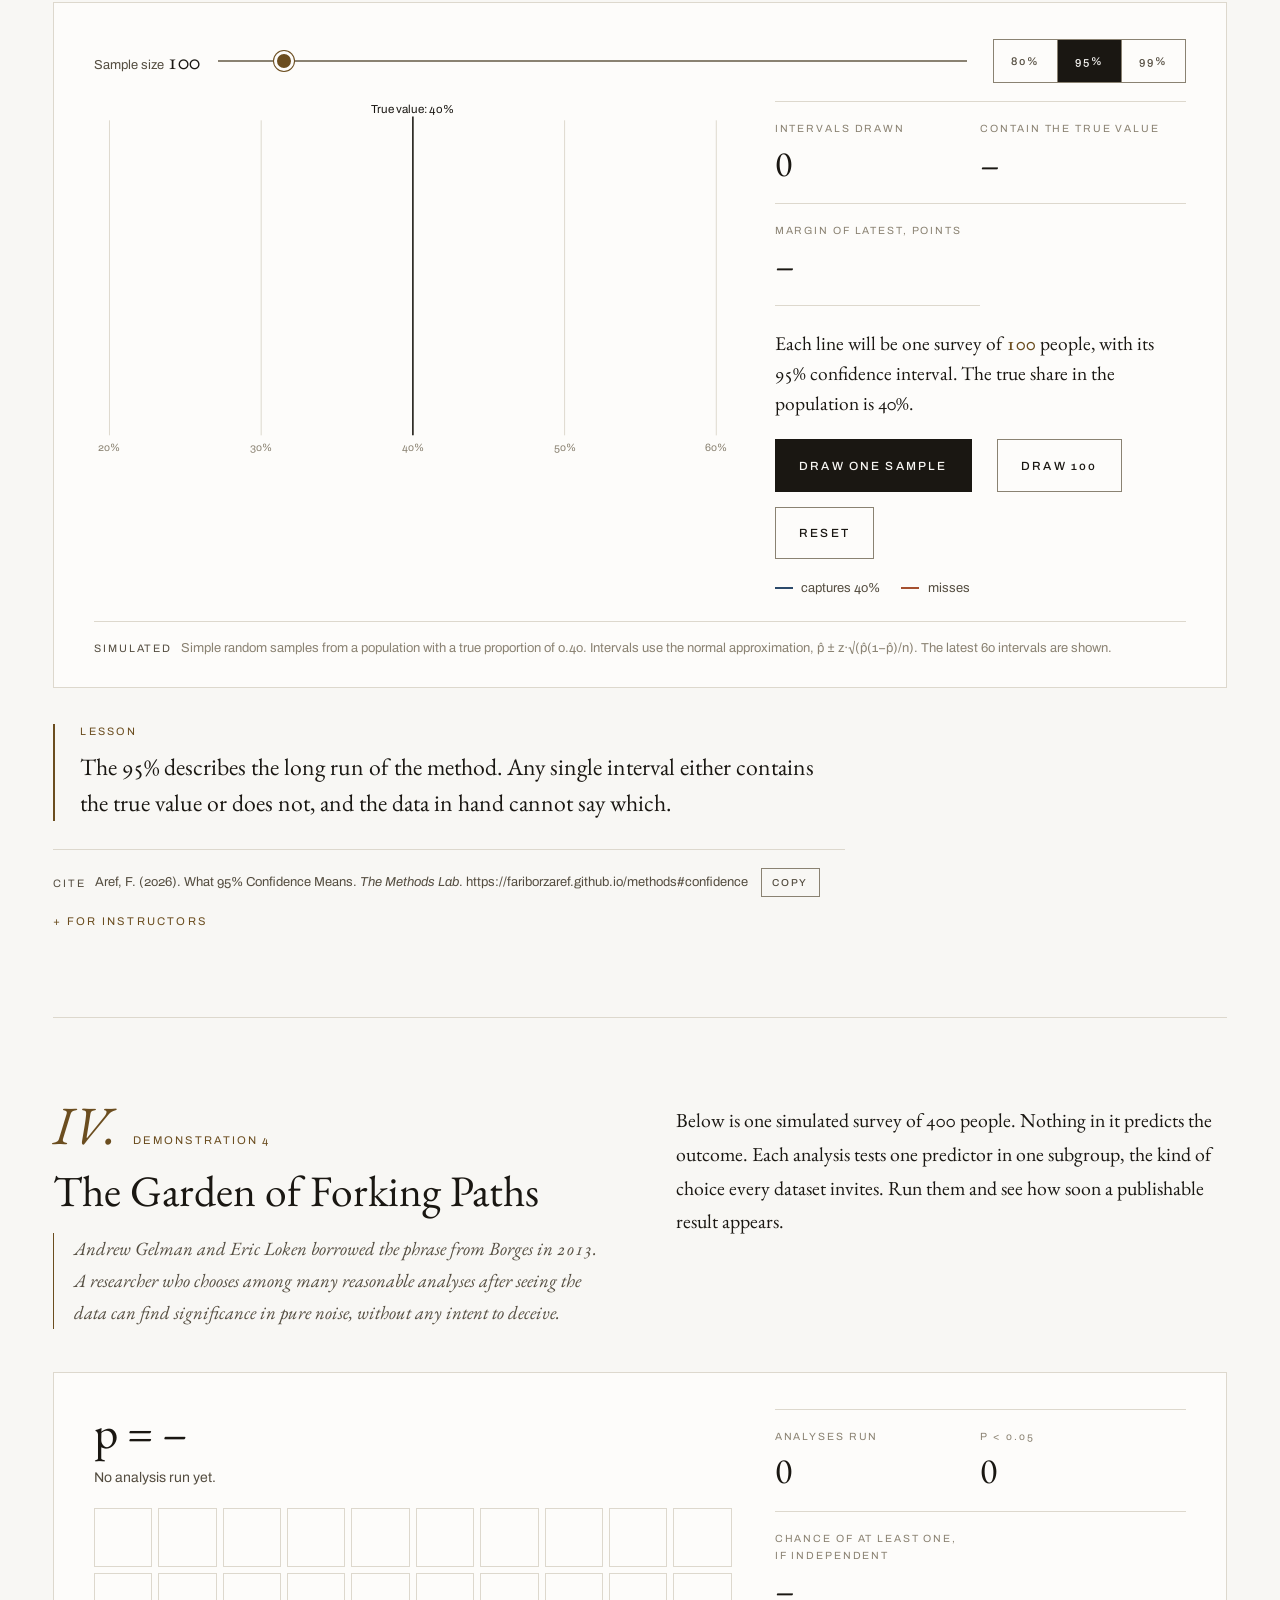
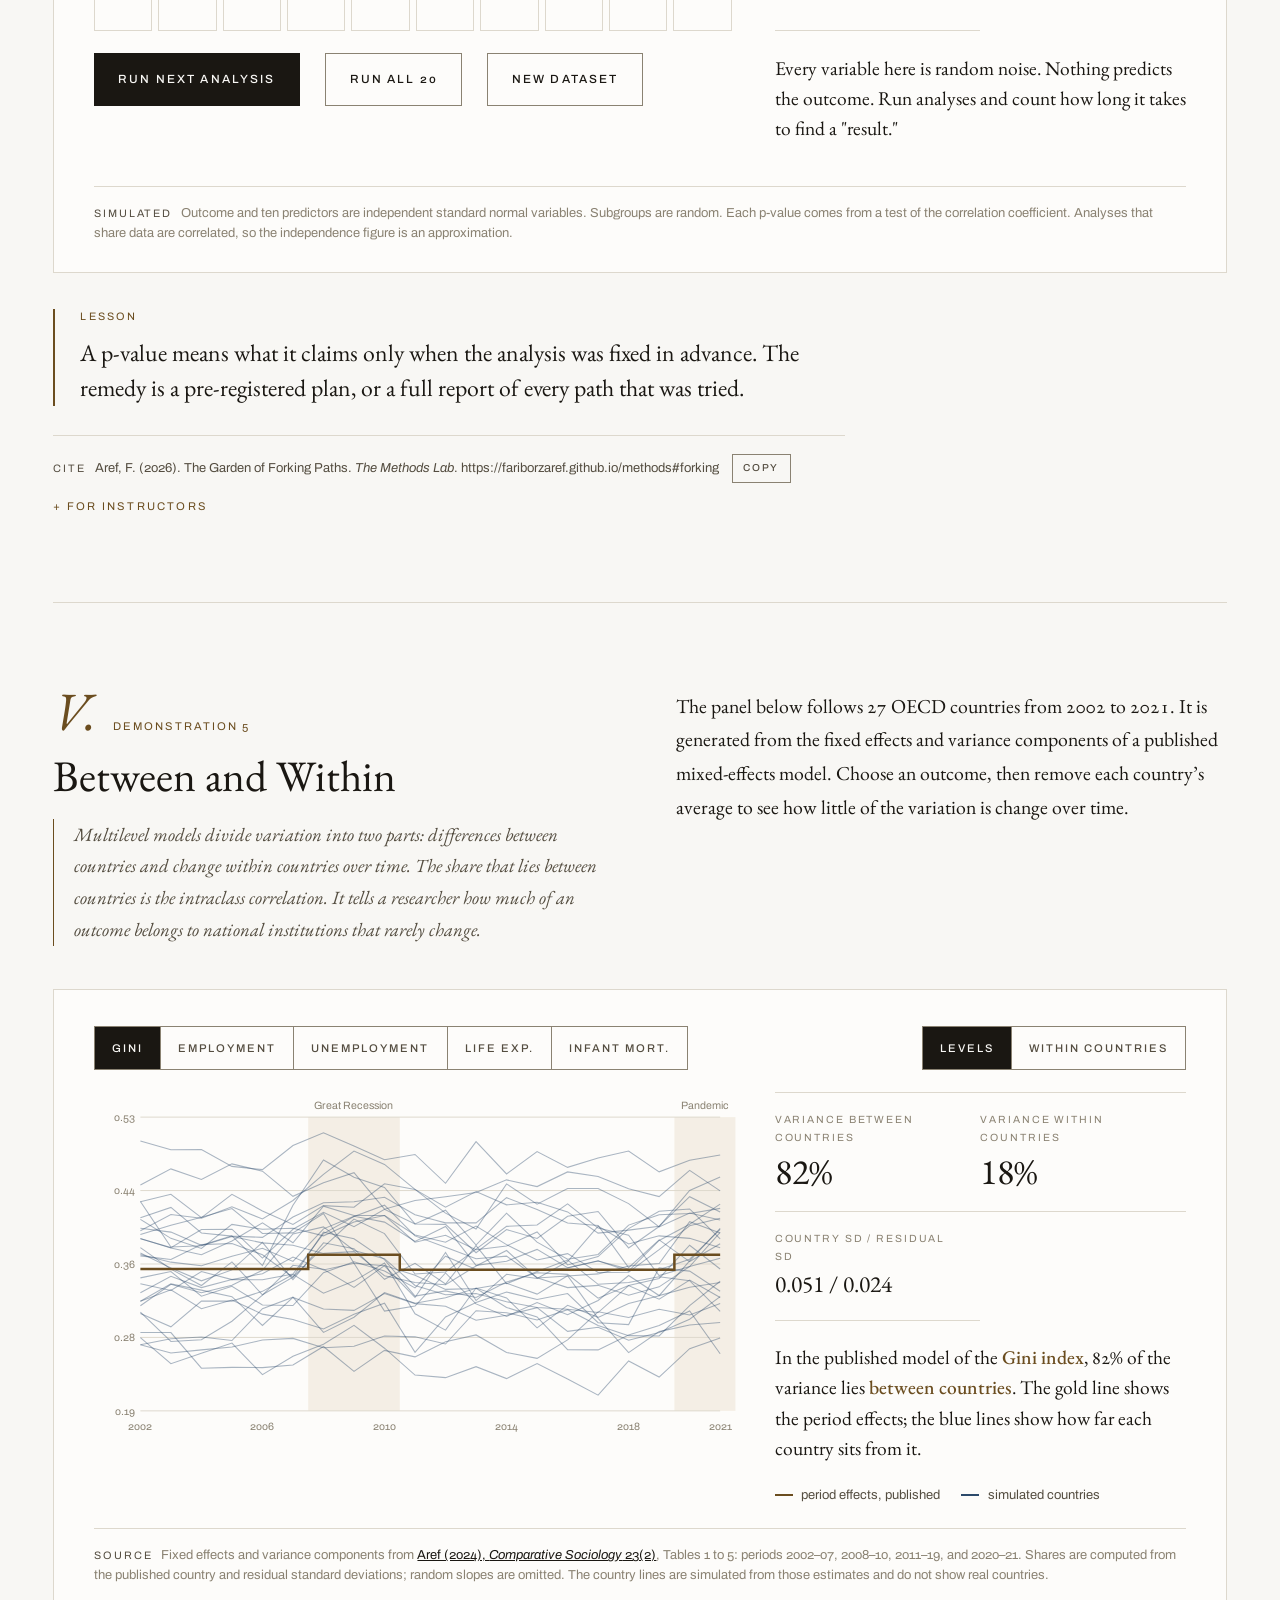
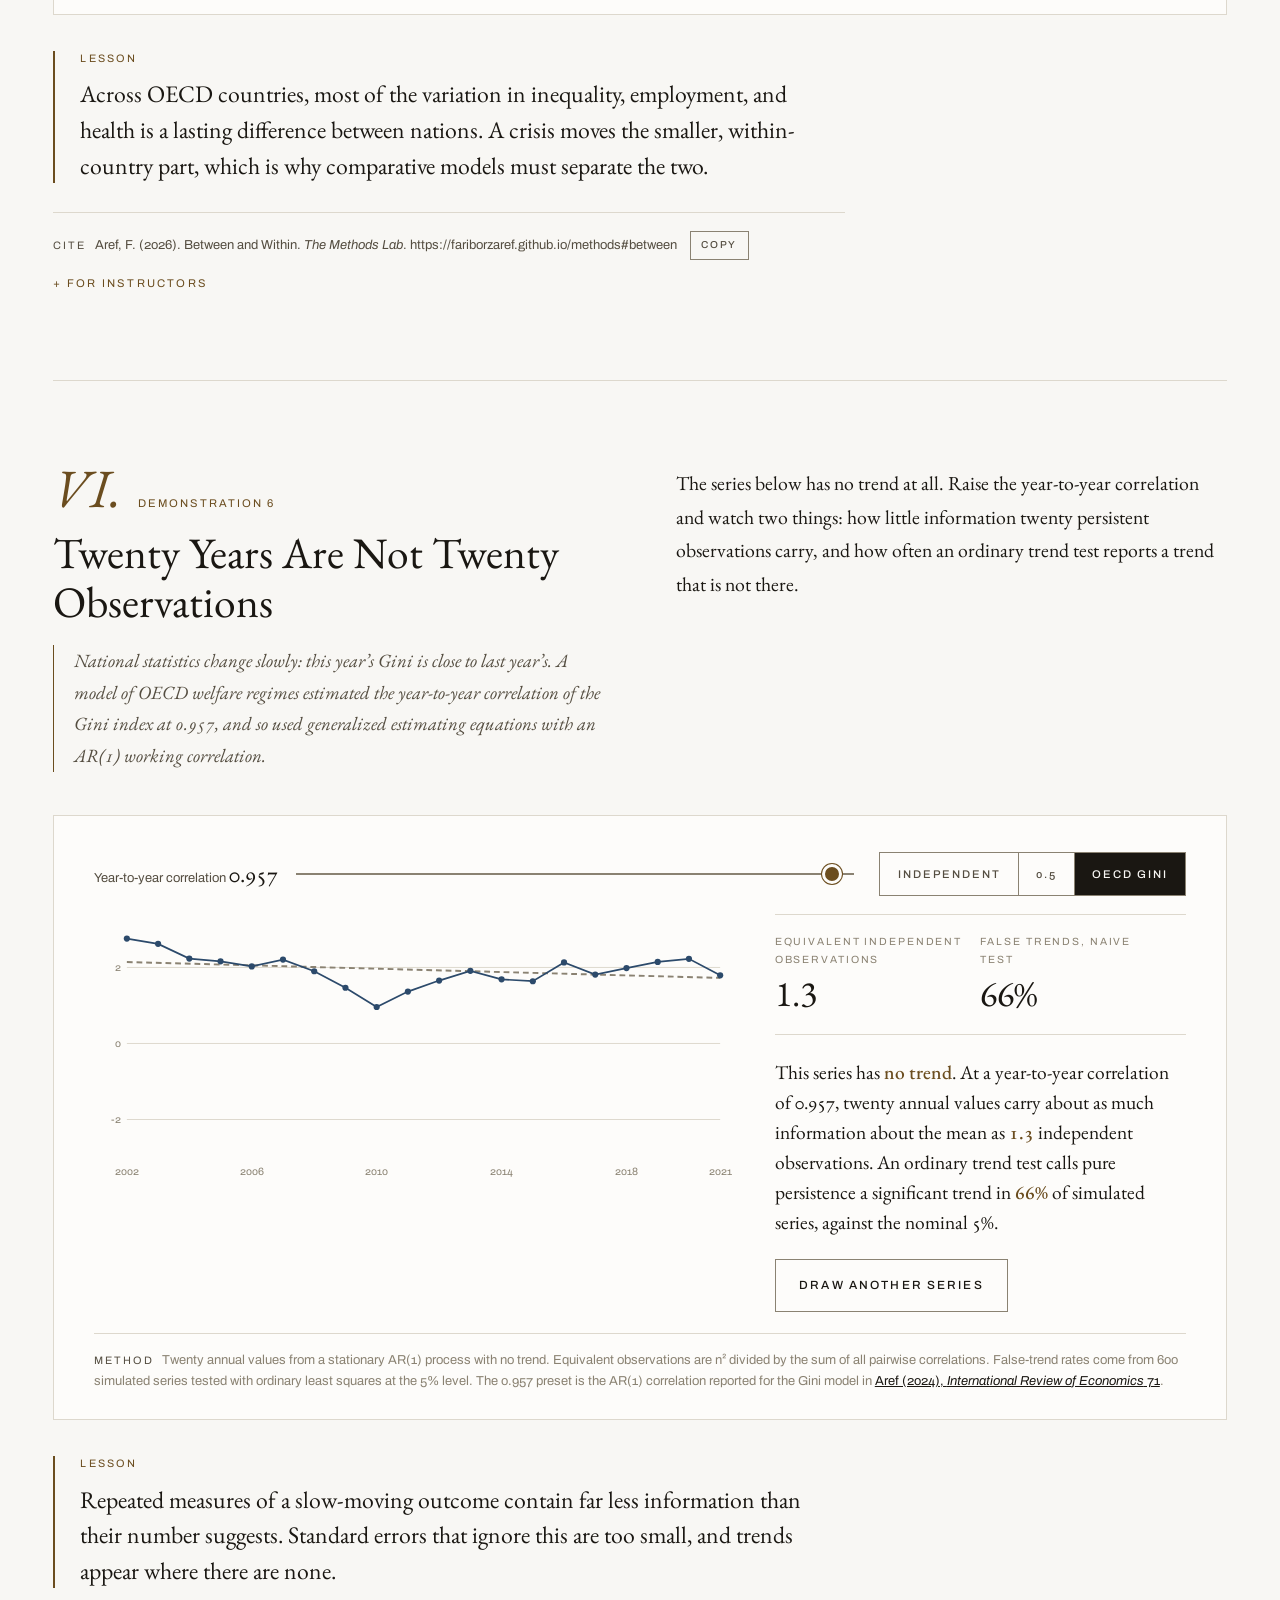
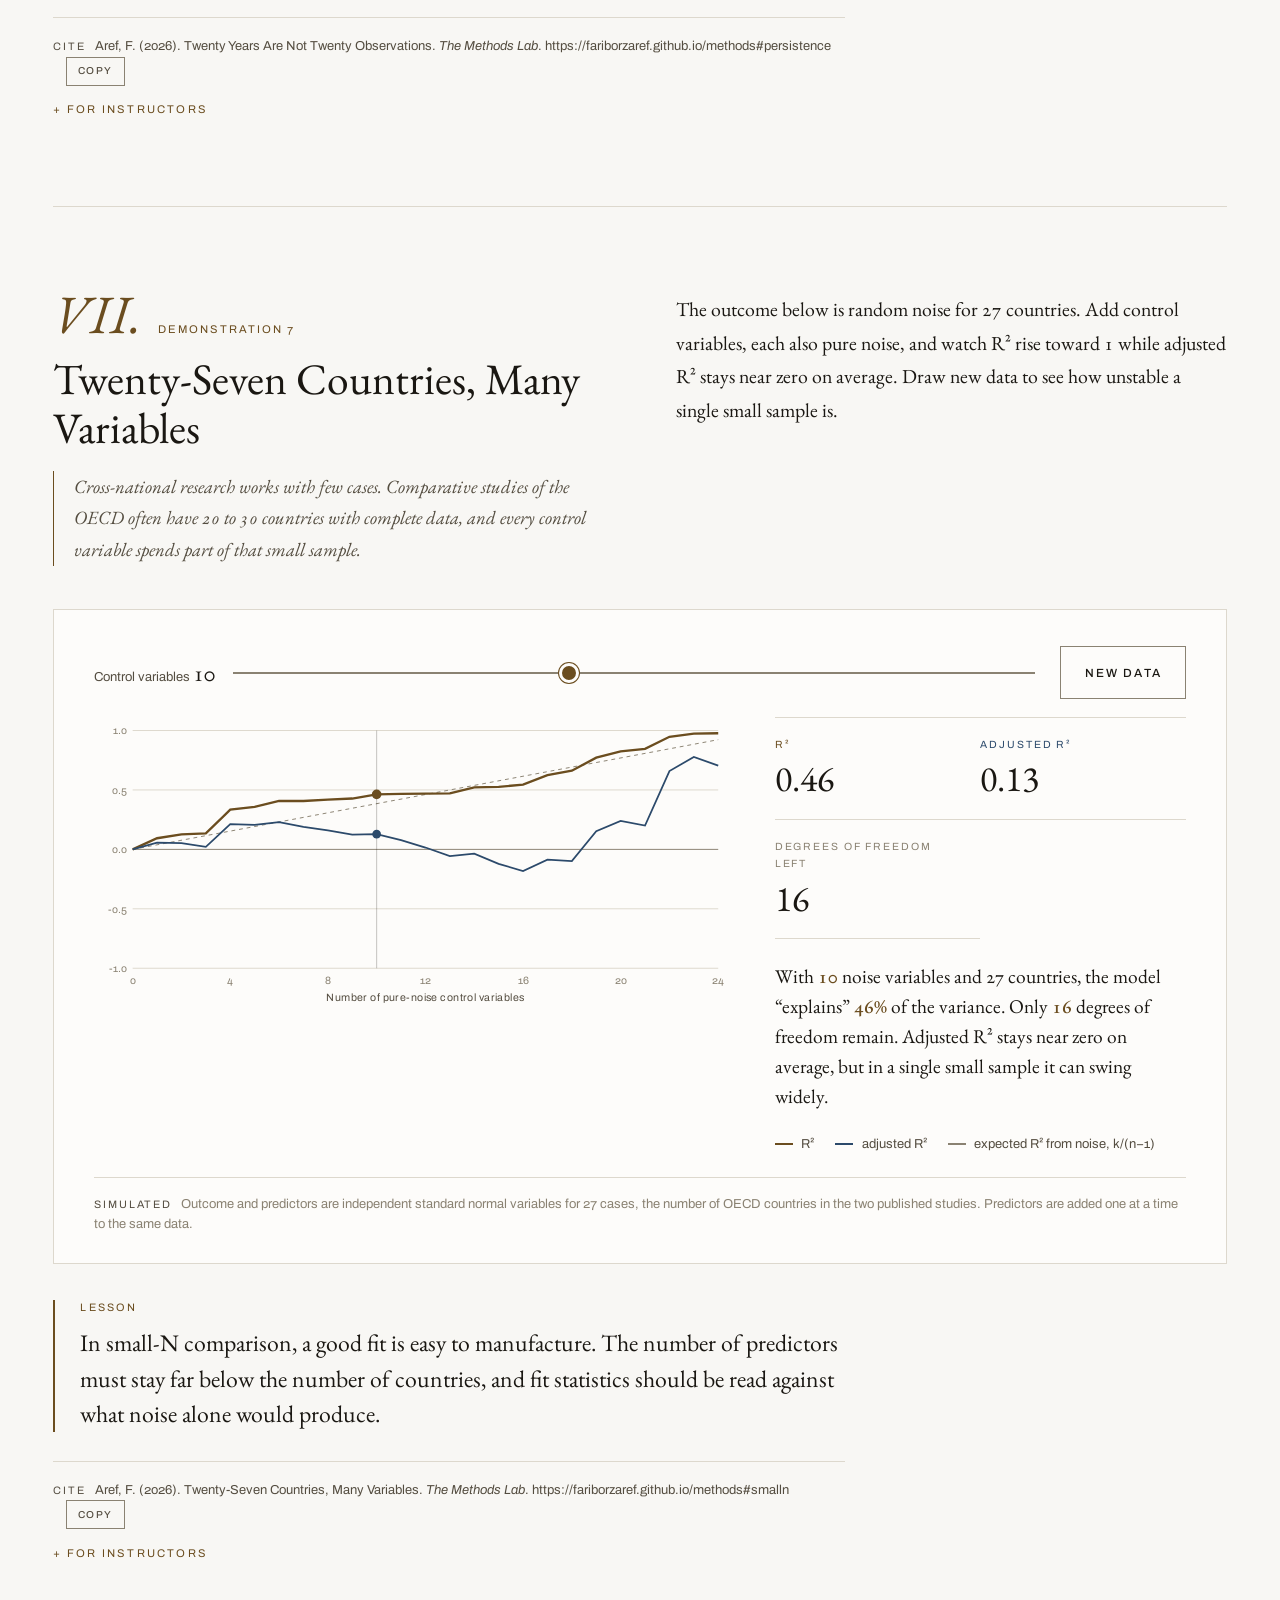
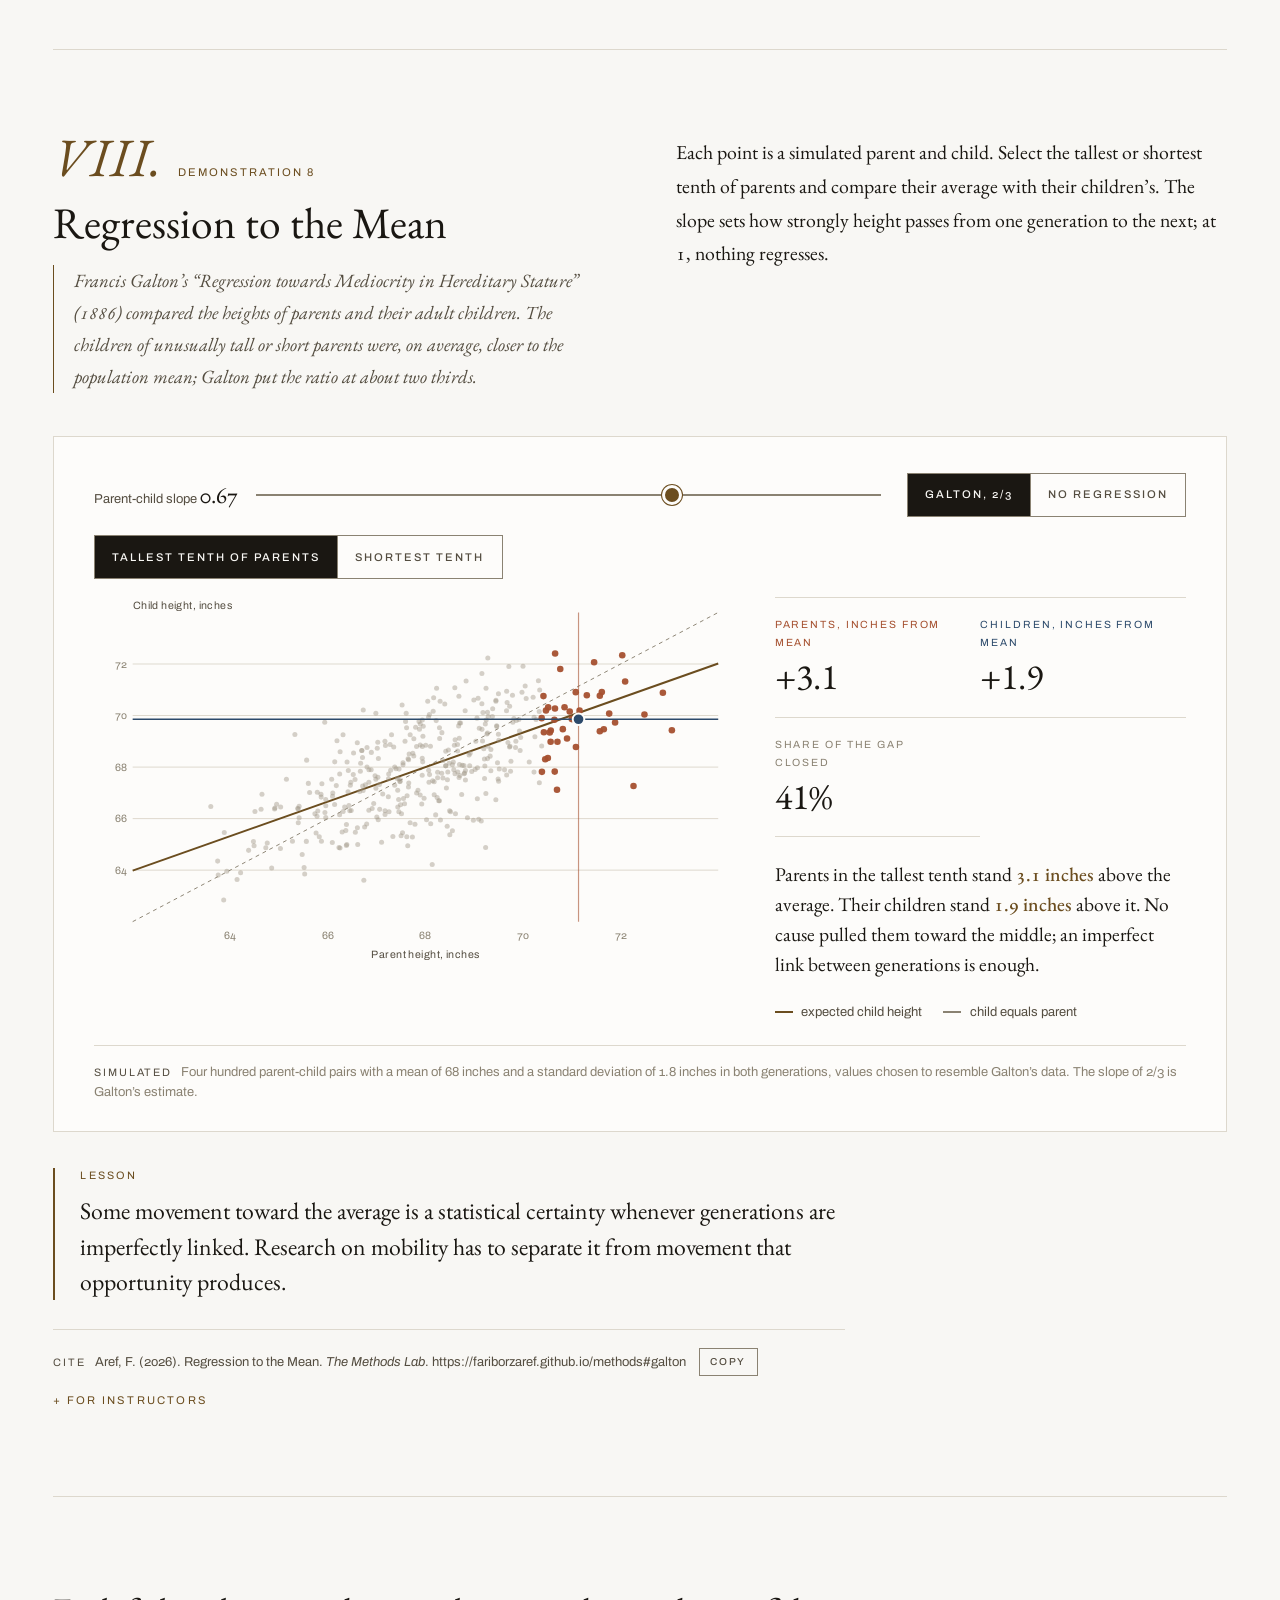
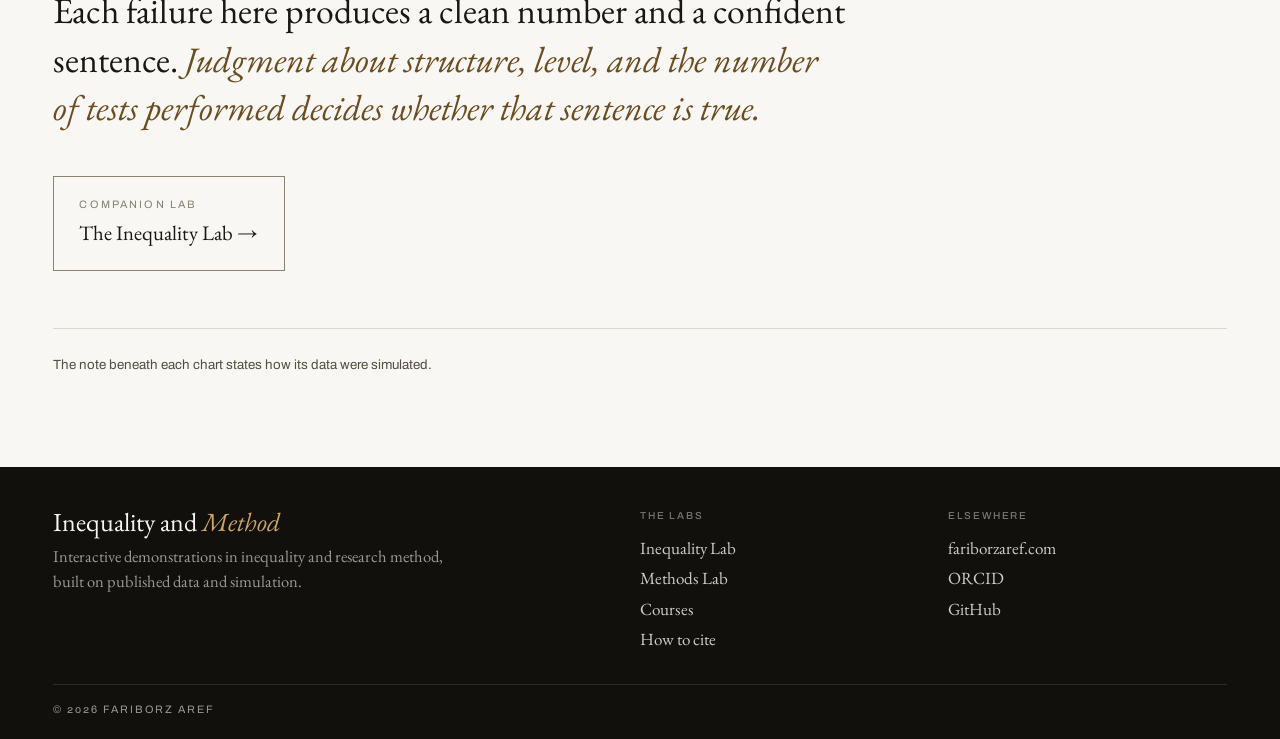
<file: methods.html>
<!DOCTYPE html>
<html lang="en">
<head>
  <meta charset="utf-8">
  <meta name="viewport" content="width=device-width, initial-scale=1, viewport-fit=cover">
  <title>The Methods Lab · Fariborz Aref</title>
  <meta name="description" content="Eight interactive demonstrations in research methods: Simpson's paradox, the ecological fallacy, confidence intervals, forking paths, between and within variation, persistence in panel data, overfitting with few countries, and regression to the mean.">
  <meta name="author" content="Fariborz Aref">
  <meta name="robots" content="index, follow, max-image-preview:large">
  <link rel="canonical" href="https://fariborzaref.github.io/methods">

  <meta property="og:type" content="website">
  <meta property="og:site_name" content="Fariborz Aref · Labs">
  <meta property="og:title" content="The Methods Lab · Fariborz Aref">
  <meta property="og:description" content="Eight interactive demonstrations in research methods: Simpson's paradox, the ecological fallacy, confidence intervals, forking paths, between and within variation, persistence in panel data, overfitting with few countries, and regression to the mean.">
  <meta property="og:url" content="https://fariborzaref.github.io/methods">
  <meta property="og:image" content="https://fariborzaref.github.io/og-image.png">
  <meta name="twitter:card" content="summary_large_image">
  <meta name="twitter:title" content="The Methods Lab · Fariborz Aref">
  <meta name="twitter:description" content="Eight interactive demonstrations in research methods: Simpson's paradox, the ecological fallacy, confidence intervals, forking paths, between and within variation, persistence in panel data, overfitting with few countries, and regression to the mean.">
  <meta name="twitter:image" content="https://fariborzaref.github.io/og-image.png">

  <link rel="manifest" href="manifest.webmanifest">
  <meta name="theme-color" content="#12100c">
  <link rel="icon" type="image/png" href="favicon-32.png">
  <link rel="apple-touch-icon" href="apple-touch-icon.png">
  <meta name="apple-mobile-web-app-title" content="F. Aref Labs">

  <link rel="preconnect" href="https://fonts.googleapis.com">
  <link rel="preconnect" href="https://fonts.gstatic.com" crossorigin>
  <link href="https://fonts.googleapis.com/css2?family=EB+Garamond:ital,wght@0,400;0,500;1,400;1,500&family=Archivo:wght@400;500;600&display=swap" rel="stylesheet">
  <link rel="stylesheet" href="labs.css?v=7">
  <script src="labs.js?v=7"></script>

  <script async src="https://www.googletagmanager.com/gtag/js?id=G-S437KK8JX4"></script>
  <script>
    window.dataLayer = window.dataLayer || [];
    function gtag(){ dataLayer.push(arguments); }
    gtag('js', new Date());
    gtag('config', 'G-S437KK8JX4');
  </script>
  <script type="application/ld+json">
{
  "@context": "https://schema.org",
  "@type": "WebPage",
  "name": "The Methods Lab \u00b7 Fariborz Aref",
  "description": "Eight interactive demonstrations in research methods: Simpson's paradox, the ecological fallacy, confidence intervals, forking paths, between and within variation, persistence in panel data, overfitting with few countries, and regression to the mean.",
  "url": "https://fariborzaref.github.io/methods",
  "author": {
    "@type": "Person",
    "@id": "https://fariborzaref.com/#fariborz-aref",
    "name": "Fariborz Aref",
    "url": "https://fariborzaref.com/"
  }
}
  </script>
</head>
<body>
  <a class="skip" href="#main">Skip to content</a>

  <header class="site-header">
    <div class="header-inner">
      <a class="brand" href="./">Fariborz Aref<span>Labs</span></a>
      <button class="nav-toggle" type="button" aria-expanded="false" aria-controls="site-nav" aria-label="Open navigation">
        <span></span><span></span>
      </button>
      <nav class="nav" id="site-nav" aria-label="Primary">
        <ul>
          <li><a href="./">Labs</a></li>
          <li><a href="inequality">Inequality Lab</a></li>
          <li><a href="methods" aria-current="page">Methods Lab</a></li>
          <li><a href="courses">Courses</a></li>
          <li><a class="ext" href="https://fariborzaref.com/">Main site</a></li>
        </ul>
      </nav>
      <button class="theme-toggle" type="button" aria-label="Switch to dark reading mode"><svg class="i-moon" viewBox="0 0 24 24" fill="none" stroke="currentColor" stroke-width="1.6" stroke-linejoin="round"><path d="M20 14.5A8 8 0 0 1 9.5 4a8 8 0 1 0 10.5 10.5z"/></svg><svg class="i-sun" viewBox="0 0 24 24" fill="none" stroke="currentColor" stroke-width="1.6" stroke-linecap="round"><circle cx="12" cy="12" r="4.2"/><path d="M12 2.5v2.2M12 19.3v2.2M2.5 12h2.2M19.3 12h2.2M5.3 5.3l1.6 1.6M17.1 17.1l1.6 1.6M5.3 18.7l1.6-1.6M17.1 6.9l1.6-1.6"/></svg></button>
    </div>
  </header>

  <main id="main">

    <div class="wrap">
      <section class="hero">
        <p class="kicker">Vol. II &middot; The Methods Lab</p>
        <h1>The Logic of Social <em>Research</em></h1>
        <p class="lead">Eight demonstrations of places where a correct calculation leads to a wrong conclusion. In each, the error lies in the design or the reading of the analysis, and the arithmetic is fine.</p>
        <p class="lead soft">All use simulated data, so the true answer is known in advance. Three take their settings from published comparative research on OECD countries.</p>
        <dl class="meta">
          <div><dt>Demonstrations</dt><dd>Eight</dd></div>
          <div><dt>Evidence</dt><dd>Simulation with a known truth</dd></div>
          <div><dt>Length</dt><dd>One class session each</dd></div>
          <div><dt>Companion</dt><dd><a href="inequality">The Inequality Lab &rarr;</a></dd></div>
        </dl>
      </section>

      <nav class="index" aria-label="Contents">
        <div class="index-title">Contents</div>
        <ol>
          <li><a href="#simpson"><span class="rn">I</span><span class="nm">Simpson's Paradox</span><span class="ds">A pooled trend can reverse inside every group</span></a></li>
          <li><a href="#ecological"><span class="rn">II</span><span class="nm">The Ecological Fallacy</span><span class="ds">Patterns among places are not patterns among people</span></a></li>
          <li><a href="#confidence"><span class="rn">III</span><span class="nm">What 95% Confidence Means</span><span class="ds">A property of the procedure, never of one interval</span></a></li>
          <li><a href="#forking"><span class="rn">IV</span><span class="nm">The Garden of Forking Paths</span><span class="ds">Enough analyses will find something in noise</span></a></li>
          <li><a href="#between"><span class="rn">V</span><span class="nm">Between and Within</span><span class="ds">How much inequality is national</span></a></li>
          <li><a href="#persistence"><span class="rn">VI</span><span class="nm">Twenty Years Are Not Twenty Observations</span><span class="ds">Persistence and the information in a panel</span></a></li>
          <li><a href="#smalln"><span class="rn">VII</span><span class="nm">Twenty-Seven Countries, Many Variables</span><span class="ds">Overfitting in small-N comparison</span></a></li>
          <li><a href="#galton"><span class="rn">VIII</span><span class="nm">Regression to the Mean</span><span class="ds">Movement between generations that requires no cause</span></a></li>
        </ol>
      </nav>

      <section class="demo rv" id="simpson">
        <div class="demo-head">
          <div>
            <span class="rn-label"><b>I.</b>Demonstration 1</span>
            <h2>Simpson's Paradox</h2>
            <p class="lineage">Durkheim held that a society is a reality of its own, distinct from the sum of its members. Simpson's paradox is a statistical version of that claim: an aggregate relationship can run opposite to the relationship inside every one of its parts.</p>
          </div>
          <div><p class="intro">Does social spending reduce inequality? Pool the societies below and the answer appears to be no. Then separate them by structural pressure, meaning the inequality they face before any policy acts. Societies under more pressure spend more and stay more unequal.</p></div>
        </div>
        <div class="panel">
          <div class="controls" style="margin:0 0 1.2rem;justify-content:space-between">
            <div class="seg" id="simpson-seg" role="group" aria-label="View"><button type="button" data-v="pooled" aria-pressed="true">Pooled</button><button type="button" data-v="split" aria-pressed="false">By structural pressure</button></div>
            <div class="legend" id="simpson-legend"></div>
          </div>
          <p class="readout" id="simpson-readout"></p>
          <svg class="chart" id="simpson-chart" role="img" aria-label="Social spending and inequality, pooled and by group"></svg>
          <p class="note"><span class="note-label">Simulated</span>Thirty societies in three groups. The structure follows a known problem in comparative research: welfare effort responds to pre-existing inequality, so spending is endogenous to the outcome it is meant to affect.</p>
        </div>
        <p class="lesson">The pooled slope is computed correctly and answers the wrong question. Deciding which comparison is meaningful is a theoretical decision made before any model is run.</p>
        <div class="demo-foot">
          <p class="cite"><span class="note-label">Cite</span>Aref, F. (2026). Simpson’s Paradox. <i>The Methods Lab</i>. https://fariborzaref.github.io/methods#simpson</p>
          <details class="teach">
            <summary>For instructors</summary>
            <p><b>Goal.</b> Show that a pooled relationship can reverse within every group.</p>
            <p><b>Ask the class to answer aloud.</b> Which slope answers whether spending reduces inequality among comparable societies?</p>
            <ol class="teach-opts"><li>The pooled slope</li><li>The slope within each group</li></ol>
            <p><b>Answer.</b> The slope within each group, which compares societies facing the same structural pressure.</p>
          </details>
        </div>
      </section>

      <section class="demo rv" id="ecological">
        <div class="demo-head">
          <div>
            <span class="rn-label"><b>II.</b>Demonstration 2</span>
            <h2>The Ecological Fallacy</h2>
            <p class="lineage">W. S. Robinson (1950) used the 1930 U.S. census. Across the 48 states, the share of foreign-born residents correlated with higher literacy. Among individuals, foreign birth correlated with lower literacy. Immigrants had settled in states where literacy was already high.</p>
          </div>
          <div><p class="intro">The simulation below reproduces Robinson's structure. Switch from states to people: the same population, counted at a different level, gives the opposite answer.</p></div>
        </div>
        <div class="panel">
          <div class="controls" style="margin:0 0 1.2rem;justify-content:space-between">
            <div class="seg" id="eco-seg" role="group" aria-label="Level"><button type="button" data-v="states" aria-pressed="true">States</button><button type="button" data-v="people" aria-pressed="false">People</button></div>
            <div class="legend" id="eco-legend"></div>
          </div>
          <p class="readout" id="eco-readout"></p>
          <svg class="chart" id="eco-chart" role="img" aria-label="Foreign-born share and literacy, by state and by person"></svg>
          <p class="note"><span class="note-label">Simulated</span>Eight states of thirty people each. Higher-literacy states attract more immigrants, and immigrants are less literate than the native-born within every state.</p>
        </div>
        <p class="lesson">The unit of analysis limits the conclusion. Data on places support claims about places, and claims about persons need data on persons.</p>
        <div class="demo-foot">
          <p class="cite"><span class="note-label">Cite</span>Aref, F. (2026). The Ecological Fallacy. <i>The Methods Lab</i>. https://fariborzaref.github.io/methods#ecological</p>
          <details class="teach">
            <summary>For instructors</summary>
            <p><b>Goal.</b> Match the unit of analysis to the claim.</p>
            <p><b>Ask the class to answer aloud.</b> State data show that states with more immigrants have higher literacy. Can we conclude that immigrants are more literate?</p>
            <ol class="teach-opts"><li>Yes</li><li>No</li></ol>
            <p><b>Answer.</b> No. The data describe states. Claims about persons need data on persons.</p>
          </details>
        </div>
      </section>

      <section class="demo rv" id="confidence">
        <div class="demo-head">
          <div>
            <span class="rn-label"><b>III.</b>Demonstration 3</span>
            <h2>What 95% Confidence Means</h2>
            <p class="lineage">Jerzy Neyman introduced the confidence interval in 1937 as a statement about a procedure: repeated many times, the method captures the true value at a known rate. It is among the most misread results in applied statistics.</p>
          </div>
          <div><p class="intro">Forty percent of this population holds a view. Draw surveys and compute an interval from each. Watch how often the intervals capture 40%, and notice that a missed interval looks no different from a successful one.</p></div>
        </div>
        <div class="panel">
          <div class="controls" style="margin:0 0 1rem;justify-content:space-between">
            <div class="range-row"><label for="ci-n">Sample size <b id="ci-nval" style="font-family:var(--serif);font-size:1.3rem;color:var(--ink);font-weight:400">100</b></label><input type="range" id="ci-n" min="25" max="1000" value="100" step="25"></div>
            <div class="seg" id="ci-seg" role="group" aria-label="Confidence level"><button type="button" data-v="80" aria-pressed="false">80%</button><button type="button" data-v="95" aria-pressed="true">95%</button><button type="button" data-v="99" aria-pressed="false">99%</button></div>
          </div>
          <div class="panel-grid">
            <div><svg class="chart" id="ci-chart" role="img" aria-label="Confidence intervals from repeated samples"></svg></div>
            <div>
              <div class="stats">
                <div class="stat"><span class="stat-label">Intervals drawn</span><span class="stat-val" id="ci-total"></span></div>
                <div class="stat"><span class="stat-label">Contain the true value</span><span class="stat-val" id="ci-cover"></span></div>
                <div class="stat"><span class="stat-label">Margin of latest, points</span><span class="stat-val" id="ci-width"></span></div>
              </div>
              <p class="readout" id="ci-readout" style="margin-top:1.2rem"></p>
              <div class="controls"><button class="btn" id="ci-one" type="button">Draw one sample</button><button class="btn ghost" id="ci-many" type="button">Draw 100</button><button class="btn ghost" id="ci-reset" type="button">Reset</button></div>
              <div class="legend" style="margin-top:1rem"><span><i class="line" style="background:var(--c-blue)"></i>captures 40%</span><span><i class="line" style="background:var(--c-terra)"></i>misses</span></div>
            </div>
          </div>
          <p class="note"><span class="note-label">Simulated</span>Simple random samples from a population with a true proportion of 0.40. Intervals use the normal approximation, p&#770; &plusmn; z&middot;&radic;(p&#770;(1&minus;p&#770;)/n). The latest 60 intervals are shown.</p>
        </div>
        <p class="lesson">The 95% describes the long run of the method. Any single interval either contains the true value or does not, and the data in hand cannot say which.</p>
        <div class="demo-foot">
          <p class="cite"><span class="note-label">Cite</span>Aref, F. (2026). What 95% Confidence Means. <i>The Methods Lab</i>. https://fariborzaref.github.io/methods#confidence</p>
          <details class="teach">
            <summary>For instructors</summary>
            <p><b>Goal.</b> Interpret a confidence interval correctly.</p>
            <p><b>Ask the class to answer aloud.</b> Which statement about a 95% confidence interval is correct?</p>
            <ol class="teach-opts"><li>There is a 95% chance the true value lies inside this interval</li><li>95% of intervals made this way contain the true value</li></ol>
            <p><b>Answer.</b> The second. The 95% describes the procedure across repeated samples.</p>
          </details>
        </div>
      </section>

      <section class="demo rv" id="forking">
        <div class="demo-head">
          <div>
            <span class="rn-label"><b>IV.</b>Demonstration 4</span>
            <h2>The Garden of Forking Paths</h2>
            <p class="lineage">Andrew Gelman and Eric Loken borrowed the phrase from Borges in 2013. A researcher who chooses among many reasonable analyses after seeing the data can find significance in pure noise, without any intent to deceive.</p>
          </div>
          <div><p class="intro">Below is one simulated survey of 400 people. Nothing in it predicts the outcome. Each analysis tests one predictor in one subgroup, the kind of choice every dataset invites. Run them and see how soon a publishable result appears.</p></div>
        </div>
        <div class="panel">
          <div class="panel-grid">
            <div>
              <div class="fp-p" id="fp-p">p = &ndash;</div>
              <p style="font-family:var(--sans);font-size:0.78rem;color:var(--ink-soft);margin:0.6rem 0 0" id="fp-what"></p>
              <div class="fp-grid" id="fp-grid" aria-hidden="true"></div>
              <div class="controls"><button class="btn" id="fp-step" type="button">Run next analysis</button><button class="btn ghost" id="fp-all" type="button">Run all 20</button><button class="btn ghost" id="fp-new" type="button">New dataset</button></div>
            </div>
            <div>
              <div class="stats">
                <div class="stat"><span class="stat-label">Analyses run</span><span class="stat-val" id="fp-run">0</span></div>
                <div class="stat"><span class="stat-label">p &lt; 0.05</span><span class="stat-val" id="fp-sig">0</span></div>
                <div class="stat"><span class="stat-label">Chance of at least one, if independent</span><span class="stat-val" id="fp-fam"></span></div>
              </div>
              <p class="readout" id="fp-readout" style="margin-top:1.2rem"></p>
            </div>
          </div>
          <p class="note"><span class="note-label">Simulated</span>Outcome and ten predictors are independent standard normal variables. Subgroups are random. Each p-value comes from a test of the correlation coefficient. Analyses that share data are correlated, so the independence figure is an approximation.</p>
        </div>
        <p class="lesson">A p-value means what it claims only when the analysis was fixed in advance. The remedy is a pre-registered plan, or a full report of every path that was tried.</p>
        <div class="demo-foot">
          <p class="cite"><span class="note-label">Cite</span>Aref, F. (2026). The Garden of Forking Paths. <i>The Methods Lab</i>. https://fariborzaref.github.io/methods#forking</p>
          <details class="teach">
            <summary>For instructors</summary>
            <p><b>Goal.</b> Recognize how multiple testing produces false findings.</p>
            <p><b>Ask the class to answer aloud.</b> A study reports one significant result out of twenty tests. This is</p>
            <ol class="teach-opts"><li>strong evidence of an effect</li><li>about what chance alone would produce</li></ol>
            <p><b>Answer.</b> About what chance alone would produce. One in twenty is the expected false-positive rate at the 5% level.</p>
          </details>
        </div>
      </section>

      <section class="demo rv" id="between">
        <div class="demo-head">
          <div>
            <span class="rn-label"><b>V.</b>Demonstration 5</span>
            <h2>Between and Within</h2>
            <p class="lineage">Multilevel models divide variation into two parts: differences between countries and change within countries over time. The share that lies between countries is the intraclass correlation. It tells a researcher how much of an outcome belongs to national institutions that rarely change.</p>
          </div>
          <div><p class="intro">The panel below follows 27 OECD countries from 2002 to 2021. It is generated from the fixed effects and variance components of a published mixed-effects model. Choose an outcome, then remove each country’s average to see how little of the variation is change over time.</p></div>
        </div>
        <div class="panel">
          <div class="controls" style="margin:0 0 1.2rem;justify-content:space-between">
            <div class="seg" id="icc-seg" role="group" aria-label="Outcome"><button type="button" data-v="gini" aria-pressed="true">Gini</button><button type="button" data-v="emp" aria-pressed="false">Employment</button><button type="button" data-v="unemp" aria-pressed="false">Unemployment</button><button type="button" data-v="le" aria-pressed="false">Life exp.</button><button type="button" data-v="im" aria-pressed="false">Infant mort.</button></div>
            <div class="seg" id="icc-view" role="group" aria-label="View"><button type="button" data-v="levels" aria-pressed="true">Levels</button><button type="button" data-v="within" aria-pressed="false">Within countries</button></div>
          </div>
          <div class="panel-grid">
            <div><svg class="chart" id="icc-chart" role="img" aria-label="Simulated country trajectories with period effects"></svg></div>
            <div>
              <div class="stats">
                <div class="stat"><span class="stat-label">Variance between countries</span><span class="stat-val" id="icc-share"></span></div>
                <div class="stat"><span class="stat-label">Variance within countries</span><span class="stat-val" id="icc-within"></span></div>
                <div class="stat"><span class="stat-label">Country SD / residual SD</span><span class="stat-val" id="icc-sds" style="font-size:1.3rem"></span></div>
              </div>
              <p class="readout" id="icc-readout" style="margin-top:1.2rem"></p>
              <div class="legend"><span><i class="line" style="background:var(--accent)"></i>period effects, published</span><span><i class="line" style="background:var(--c-blue)"></i>simulated countries</span></div>
            </div>
          </div>
          <p class="note"><span class="note-label">Source</span>Fixed effects and variance components from <a href="https://doi.org/10.1163/15691330-bja10103">Aref (2024), <i>Comparative Sociology</i> 23(2)</a>, Tables 1 to 5: periods 2002&ndash;07, 2008&ndash;10, 2011&ndash;19, and 2020&ndash;21. Shares are computed from the published country and residual standard deviations; random slopes are omitted. The country lines are simulated from those estimates and do not show real countries.</p>
        </div>
        <p class="lesson">Across OECD countries, most of the variation in inequality, employment, and health is a lasting difference between nations. A crisis moves the smaller, within-country part, which is why comparative models must separate the two.</p>
        <div class="demo-foot">
          <p class="cite"><span class="note-label">Cite</span>Aref, F. (2026). Between and Within. <i>The Methods Lab</i>. https://fariborzaref.github.io/methods#between</p>
          <details class="teach">
            <summary>For instructors</summary>
            <p><b>Goal.</b> Separate differences between countries from change within them.</p>
            <p><b>Ask the class to answer aloud.</b> Most of the variation in OECD Gini values from 2002 to 2021 lies</p>
            <ol class="teach-opts"><li>between countries</li><li>within countries over time</li></ol>
            <p><b>Answer.</b> Between countries: about four-fifths in the published model.</p>
          </details>
        </div>
      </section>

      <section class="demo rv" id="persistence">
        <div class="demo-head">
          <div>
            <span class="rn-label"><b>VI.</b>Demonstration 6</span>
            <h2>Twenty Years Are Not Twenty Observations</h2>
            <p class="lineage">National statistics change slowly: this year’s Gini is close to last year’s. A model of OECD welfare regimes estimated the year-to-year correlation of the Gini index at 0.957, and so used generalized estimating equations with an AR(1) working correlation.</p>
          </div>
          <div><p class="intro">The series below has no trend at all. Raise the year-to-year correlation and watch two things: how little information twenty persistent observations carry, and how often an ordinary trend test reports a trend that is not there.</p></div>
        </div>
        <div class="panel">
          <div class="controls" style="margin:0 0 1rem;justify-content:space-between">
            <div class="range-row"><label for="ar-rho">Year-to-year correlation <b id="ar-rhoval" style="font-family:var(--serif);font-size:1.3rem;color:var(--ink);font-weight:400"></b></label><input type="range" id="ar-rho" min="0" max="980" value="957" step="1"></div>
            <div class="seg" id="ar-seg" role="group" aria-label="Presets"><button type="button" data-v="0" aria-pressed="false">Independent</button><button type="button" data-v="0.5" aria-pressed="false">0.5</button><button type="button" data-v="0.957" aria-pressed="true">OECD Gini</button></div>
          </div>
          <div class="panel-grid">
            <div><svg class="chart" id="ar-chart" role="img" aria-label="A simulated persistent series with no trend"></svg></div>
            <div>
              <div class="stats">
                <div class="stat"><span class="stat-label">Equivalent independent observations</span><span class="stat-val" id="ar-neff"></span></div>
                <div class="stat"><span class="stat-label">False trends, naive test</span><span class="stat-val" id="ar-fpr"></span></div>
              </div>
              <p class="readout" id="ar-readout" style="margin-top:1.2rem"></p>
              <div class="controls"><button class="btn ghost" id="ar-new" type="button">Draw another series</button></div>
            </div>
          </div>
          <p class="note"><span class="note-label">Method</span>Twenty annual values from a stationary AR(1) process with no trend. Equivalent observations are n&sup2; divided by the sum of all pairwise correlations. False-trend rates come from 600 simulated series tested with ordinary least squares at the 5% level. The 0.957 preset is the AR(1) correlation reported for the Gini model in <a href="https://doi.org/10.1007/s12232-024-00448-9">Aref (2024), <i>International Review of Economics</i> 71</a>.</p>
        </div>
        <p class="lesson">Repeated measures of a slow-moving outcome contain far less information than their number suggests. Standard errors that ignore this are too small, and trends appear where there are none.</p>
        <div class="demo-foot">
          <p class="cite"><span class="note-label">Cite</span>Aref, F. (2026). Twenty Years Are Not Twenty Observations. <i>The Methods Lab</i>. https://fariborzaref.github.io/methods#persistence</p>
          <details class="teach">
            <summary>For instructors</summary>
            <p><b>Goal.</b> Understand why autocorrelation shrinks the information in panel data.</p>
            <p><b>Ask the class to answer aloud.</b> Twenty years of a slow-moving national statistic contain</p>
            <ol class="teach-opts"><li>twenty independent observations</li><li>far fewer independent observations</li></ol>
            <p><b>Answer.</b> Far fewer. At a correlation of 0.957, twenty years carry the information of about one independent observation.</p>
          </details>
        </div>
      </section>

      <section class="demo rv" id="smalln">
        <div class="demo-head">
          <div>
            <span class="rn-label"><b>VII.</b>Demonstration 7</span>
            <h2>Twenty-Seven Countries, Many Variables</h2>
            <p class="lineage">Cross-national research works with few cases. Comparative studies of the OECD often have 20 to 30 countries with complete data, and every control variable spends part of that small sample.</p>
          </div>
          <div><p class="intro">The outcome below is random noise for 27 countries. Add control variables, each also pure noise, and watch R&sup2; rise toward 1 while adjusted R&sup2; stays near zero on average. Draw new data to see how unstable a single small sample is.</p></div>
        </div>
        <div class="panel">
          <div class="controls" style="margin:0 0 1rem;justify-content:space-between">
            <div class="range-row"><label for="sn-k">Control variables <b id="sn-kval" style="font-family:var(--serif);font-size:1.3rem;color:var(--ink);font-weight:400"></b></label><input type="range" id="sn-k" min="0" max="24" value="10" step="1"></div>
            <button class="btn ghost" id="sn-new" type="button">New data</button>
          </div>
          <div class="panel-grid">
            <div><svg class="chart" id="sn-chart" role="img" aria-label="R squared and adjusted R squared as noise variables are added"></svg></div>
            <div>
              <div class="stats">
                <div class="stat"><span class="stat-label" style="color:var(--accent)">R&sup2;</span><span class="stat-val" id="sn-r2"></span></div>
                <div class="stat"><span class="stat-label" style="color:var(--c-blue)">Adjusted R&sup2;</span><span class="stat-val" id="sn-adj"></span></div>
                <div class="stat"><span class="stat-label">Degrees of freedom left</span><span class="stat-val" id="sn-df"></span></div>
              </div>
              <p class="readout" id="sn-readout" style="margin-top:1.2rem"></p>
              <div class="legend"><span><i class="line" style="background:var(--accent)"></i>R&sup2;</span><span><i class="line" style="background:var(--c-blue)"></i>adjusted R&sup2;</span><span><i class="line" style="background:var(--ink-faint)"></i>expected R&sup2; from noise, k/(n&minus;1)</span></div>
            </div>
          </div>
          <p class="note"><span class="note-label">Simulated</span>Outcome and predictors are independent standard normal variables for 27 cases, the number of OECD countries in the two published studies. Predictors are added one at a time to the same data.</p>
        </div>
        <p class="lesson">In small-N comparison, a good fit is easy to manufacture. The number of predictors must stay far below the number of countries, and fit statistics should be read against what noise alone would produce.</p>
        <div class="demo-foot">
          <p class="cite"><span class="note-label">Cite</span>Aref, F. (2026). Twenty-Seven Countries, Many Variables. <i>The Methods Lab</i>. https://fariborzaref.github.io/methods#smalln</p>
          <details class="teach">
            <summary>For instructors</summary>
            <p><b>Goal.</b> Recognize overfitting when cases are few.</p>
            <p><b>Ask the class to answer aloud.</b> Adding a variable of pure noise to a regression makes R²</p>
            <ol class="teach-opts"><li>rise</li><li>fall</li><li>stay the same</li></ol>
            <p><b>Answer.</b> Rise, or at least never fall. That is why adjusted R² and restraint matter with few countries.</p>
          </details>
        </div>
      </section>

      <section class="demo rv" id="galton">
        <div class="demo-head">
          <div>
            <span class="rn-label"><b>VIII.</b>Demonstration 8</span>
            <h2>Regression to the Mean</h2>
            <p class="lineage">Francis Galton&rsquo;s &ldquo;Regression towards Mediocrity in Hereditary Stature&rdquo; (1886) compared the heights of parents and their adult children. The children of unusually tall or short parents were, on average, closer to the population mean; Galton put the ratio at about two thirds.</p>
          </div>
          <div><p class="intro">Each point is a simulated parent and child. Select the tallest or shortest tenth of parents and compare their average with their children&rsquo;s. The slope sets how strongly height passes from one generation to the next; at 1, nothing regresses.</p></div>
        </div>
        <div class="panel">
          <div class="controls" style="margin:0 0 1rem;justify-content:space-between">
            <div class="range-row"><label for="gal-b">Parent-child slope <b id="gal-bval" style="font-family:var(--serif);font-size:1.3rem;color:var(--ink);font-weight:400"></b></label><input type="range" id="gal-b" min="0" max="100" value="67" step="1"></div>
            <div class="seg" id="gal-preset" role="group" aria-label="Preset"><button type="button" data-v="0.67" aria-pressed="true">Galton, 2/3</button><button type="button" data-v="1" aria-pressed="false">No regression</button></div>
          </div>
          <div class="controls" style="margin:0 0 1rem"><div class="seg" id="gal-seg" role="group" aria-label="Group"><button type="button" data-v="tall" aria-pressed="true">Tallest tenth of parents</button><button type="button" data-v="short" aria-pressed="false">Shortest tenth</button></div></div>
          <div class="panel-grid">
            <div><svg class="chart" id="galton-chart" role="img" aria-label="Simulated parent and child heights"></svg></div>
            <div>
              <div class="stats">
                <div class="stat"><span class="stat-label" style="color:var(--c-terra)">Parents, inches from mean</span><span class="stat-val" id="gal-par"></span></div>
                <div class="stat"><span class="stat-label" style="color:var(--c-blue)">Children, inches from mean</span><span class="stat-val" id="gal-chi"></span></div>
                <div class="stat"><span class="stat-label">Share of the gap closed</span><span class="stat-val" id="gal-closed"></span></div>
              </div>
              <p class="readout" id="gal-readout" style="margin-top:1.2rem"></p>
              <div class="legend"><span><i class="line" style="background:var(--accent)"></i>expected child height</span><span><i class="line" style="background:var(--ink-faint)"></i>child equals parent</span></div>
            </div>
          </div>
          <p class="note"><span class="note-label">Simulated</span>Four hundred parent-child pairs with a mean of 68 inches and a standard deviation of 1.8 inches in both generations, values chosen to resemble Galton&rsquo;s data. The slope of 2/3 is Galton&rsquo;s estimate.</p>
        </div>
        <p class="lesson">Some movement toward the average is a statistical certainty whenever generations are imperfectly linked. Research on mobility has to separate it from movement that opportunity produces.</p>
        <div class="demo-foot">
          <p class="cite"><span class="note-label">Cite</span>Aref, F. (2026). Regression to the Mean. <i>The Methods Lab</i>. https://fariborzaref.github.io/methods#galton</p>
          <details class="teach">
            <summary>For instructors</summary>
            <p><b>Goal.</b> Recognize regression to the mean as a statistical, not social, process.</p>
            <p><b>Ask the class to answer aloud.</b> Children of the lowest-earning parents earn more, on average, than their parents did. This shows that</p>
            <ol class="teach-opts"><li>opportunity is equal</li><li>part of the rise would appear even with no opportunity at all</li></ol>
            <p><b>Answer.</b> The second. Groups selected for extreme values move toward the mean in the next measurement whatever the society.</p>
          </details>
        </div>
      </section>

      <section class="closing rv">
        <p class="coda">Each failure here produces a clean number and a confident sentence. <em>Judgment about structure, level, and the number of tests performed decides whether that sentence is true.</em></p>
        <a class="cross" href="inequality"><span><small>Companion lab</small>The Inequality Lab &rarr;</span></a>
        <p class="sources">The note beneath each chart states how its data were simulated.</p>
      </section>
    </div>
  </main>

  <footer class="site-footer">
    <div class="foot-inner rich">
      <div class="foot-grid">
        <div>
          <p class="foot-brand">Inequality and <em>Method</em></p>
          <p class="foot-lede">Interactive demonstrations in inequality and research method, built on published data and simulation.</p>
        </div>
        <div>
          <span class="foot-label">The labs</span>
          <ul><li><a href="inequality">Inequality Lab</a></li><li><a href="methods">Methods Lab</a></li><li><a href="courses">Courses</a></li><li><a href="./#cite">How to cite</a></li></ul>
        </div>
        <div>
          <span class="foot-label">Elsewhere</span>
          <ul><li><a href="https://fariborzaref.com/">fariborzaref.com</a></li><li><a href="https://orcid.org/0000-0001-6622-1824">ORCID</a></li><li><a href="https://github.com/fariborzaref">GitHub</a></li></ul>
        </div>
      </div>
      <div class="foot-base">
        <span class="foot">&copy; <span data-year>2026</span> Fariborz Aref</span>
      </div>
    </div>
  </footer>

  <script>
    (function () {
      var t = document.querySelector('.nav-toggle'), n = document.getElementById('site-nav');
      if (!t || !n) return;
      function set(o) { t.setAttribute('aria-expanded', String(o)); n.classList.toggle('open', o); t.setAttribute('aria-label', o ? 'Close navigation' : 'Open navigation'); }
      t.addEventListener('click', function (e) { e.preventDefault(); set(t.getAttribute('aria-expanded') !== 'true'); });
      n.addEventListener('click', function (e) { if (e.target.closest('a')) set(false); });
      document.addEventListener('keydown', function (e) { if (e.key === 'Escape') set(false); });
    })();
    if ('serviceWorker' in navigator) { window.addEventListener('load', function () { navigator.serviceWorker.register('sw.js').catch(function () {}); }); }
  </script>
  <script src="methods.js?v=7"></script>

</body>
</html>
</file>
<file: labs.css>
/* ============================================================
   The Labs · Fariborz Aref
   Shares the visual system of fariborzaref.com:
   black bands above and below, a paper field between,
   EB Garamond for text, Archivo for apparatus.
   ============================================================ */

:root {
  --bar: #12100c;
  --paper: #f8f7f4;
  --card: #fdfcfa;
  --ink: #1a1712;
  --ink-soft: #544d40;
  --ink-faint: #8a8272;
  --hair: #ddd8cd;
  --hair-strong: #8a8272;
  --accent: #6b4d1f;
  --accent-soft: #efe7d8;

  /* chart palette: one warm, one cool, three supporting */
  --c-blue: #2c4a6b;
  --c-green: #4f6b4a;
  --c-terra: #a5502f;
  --c-gold: #a57c3a;
  --c-plum: #6b5a7a;
  --c-stone: #a29a8a;

  --serif: "EB Garamond", Georgia, "Times New Roman", serif;
  --sans: "Archivo", system-ui, -apple-system, "Segoe UI", sans-serif;

  --measure: 40rem;
  --site-w: 68rem;
}

*, *::before, *::after { box-sizing: border-box; }

html { font-size: 18px; scroll-behavior: smooth; -webkit-text-size-adjust: 100%; }

body {
  margin: 0;
  background: var(--paper);
  color: var(--ink);
  font-family: var(--serif);
  line-height: 1.7;
  -webkit-font-smoothing: antialiased;
  text-rendering: optimizeLegibility;
  font-feature-settings: "kern" 1, "liga" 1, "onum" 1;
}

a { color: inherit; }
img, svg { display: block; max-width: 100%; }
button { font: inherit; }
:focus-visible { outline: 2px solid var(--accent); outline-offset: 3px; }

.skip { position: absolute; left: -999px; top: 8px; z-index: 100; background: var(--bar); color: var(--paper); padding: 8px 14px; }
.skip:focus { left: 8px; }

.apparatus,
.brand,
.nav a,
.kicker,
.rn-label,
.btn,
.seg button,
.note-label,
.foot,
.stat-label,
.index-title {
  font-family: var(--sans);
  text-transform: uppercase;
  letter-spacing: 0.18em;
}

/* ---------------- header ---------------- */

.site-header { position: sticky; top: 0; z-index: 30; background: var(--bar); border-bottom: 1px solid rgba(246, 245, 241, 0.12); }
.header-inner {
  max-width: var(--site-w);
  margin: 0 auto;
  padding: 0.95rem 1.4rem;
  display: flex;
  align-items: center;
  gap: 1rem;
  position: relative;
}
.brand { font-size: 0.82rem; font-weight: 500; letter-spacing: 0.1em; color: var(--paper); text-decoration: none; }
.brand span { color: rgba(246, 245, 241, 0.5); margin-left: 0.6em; }
.nav { margin-left: auto; }
.nav ul { list-style: none; margin: 0; padding: 0; display: flex; gap: 1.6rem; }
.nav a {
  font-size: 0.66rem;
  font-weight: 500;
  color: rgba(246, 245, 241, 0.72);
  text-decoration: none;
  padding-bottom: 0.3rem;
  border-bottom: 1px solid transparent;
  transition: color 0.15s ease, border-color 0.15s ease;
}
.nav a:hover { color: var(--paper); }
.nav a[aria-current="page"] { color: var(--paper); border-bottom-color: rgba(246, 245, 241, 0.6); }
.nav .ext::after { content: " \2197"; letter-spacing: 0; }

.nav-toggle {
  display: none;
  margin-left: auto;
  width: 40px;
  height: 36px;
  background: transparent;
  border: 0;
  cursor: pointer;
  flex-direction: column;
  justify-content: center;
  align-items: flex-end;
  gap: 6px;
  -webkit-tap-highlight-color: transparent;
  touch-action: manipulation;
}
.nav-toggle span { display: block; width: 22px; height: 1.5px; background: var(--paper); transition: transform 0.25s ease; }
.nav-toggle[aria-expanded="true"] span:first-child { transform: translateY(3.75px) rotate(45deg); }
.nav-toggle[aria-expanded="true"] span:last-child { transform: translateY(-3.75px) rotate(-45deg); }

/* ---------------- page frame ---------------- */

main { display: block; }
.wrap { max-width: var(--site-w); margin: 0 auto; padding: 0 1.4rem; }
.col { max-width: var(--measure); }

.hero { padding: 5.2rem 0 3.2rem; border-bottom: 1px solid var(--hair); }
.kicker { display: inline-flex; align-items: center; gap: 0.7rem; font-size: 0.64rem; font-weight: 500; color: var(--ink-soft); margin: 0 0 1.6rem; }
.kicker::before { content: "\00A7"; font-family: var(--serif); font-style: italic; font-size: 1.3rem; letter-spacing: 0; text-transform: none; color: var(--accent); line-height: 1; }

h1, h2, h3 { font-weight: 400; color: var(--ink); margin: 0; line-height: 1.12; }
h1 { font-size: clamp(2.5rem, 5.4vw, 3.9rem); letter-spacing: -0.012em; margin-bottom: 1.4rem; }
h1 em, h2 em { font-style: italic; color: var(--accent); }
h2 { font-size: clamp(1.9rem, 3.4vw, 2.6rem); margin-bottom: 1rem; }
h3 { font-size: 1.35rem; margin-bottom: 0.5rem; }

.lead { font-size: 1.28rem; line-height: 1.6; max-width: 38rem; margin: 0 0 1rem; }
.lead.soft { font-size: 1.08rem; color: var(--ink-soft); }
p { margin: 0 0 1rem; }

/* contents */
.index { padding: 2.6rem 0 3rem; border-bottom: 1px solid var(--hair); }
.index-title { font-size: 0.62rem; color: var(--ink-faint); margin-bottom: 1rem; }
.index ol { list-style: none; margin: 0; padding: 0; columns: 2; column-gap: 3rem; }
.index li { break-inside: avoid; border-top: 1px solid var(--hair); }
.index a { display: grid; grid-template-columns: 2.4rem 1fr; gap: 0.2rem 0.6rem; padding: 0.85rem 0; text-decoration: none; }
.index .rn { font-style: italic; color: var(--accent); font-size: 1.05rem; grid-row: span 2; }
.index .nm { font-size: 1.12rem; line-height: 1.3; }
.index .ds { font-family: var(--sans); font-size: 0.72rem; color: var(--ink-faint); letter-spacing: 0.02em; }
.index a:hover .nm { color: var(--accent); }

/* ---------------- demonstrations ---------------- */

.demo { padding: 4.8rem 0; border-bottom: 1px solid var(--hair); scroll-margin-top: 70px; }
.demo-head { display: grid; grid-template-columns: 1fr 1fr; gap: 1rem 4rem; align-items: start; margin-bottom: 2.4rem; }
.rn-label { display: block; font-size: 0.62rem; color: var(--accent); margin-bottom: 0.9rem; }
.rn-label b { font-family: var(--serif); font-style: italic; font-weight: 400; font-size: 1.15rem; letter-spacing: 0; text-transform: none; margin-right: 0.5rem; }
.lineage {
  font-style: italic;
  color: var(--ink-soft);
  border-left: 1px solid var(--accent);
  padding-left: 1.1rem;
  margin: 0.2rem 0 0;
  font-size: 1.04rem;
}
.intro { font-size: 1.1rem; max-width: 38rem; }

.panel {
  background: var(--card);
  border: 1px solid var(--hair);
  padding: 2rem 2.2rem 1.6rem;
}
.panel-grid { display: grid; grid-template-columns: 1.55fr 1fr; gap: 2.4rem; align-items: start; }

.readout { font-size: 1.08rem; line-height: 1.55; min-height: 3.2em; margin: 0 0 1.2rem; }
.readout b { font-weight: 500; color: var(--accent); }

.note { font-family: var(--sans); font-size: 0.72rem; line-height: 1.55; color: var(--ink-faint); margin: 1.2rem 0 0; padding-top: 0.9rem; border-top: 1px solid var(--hair); }
.note-label { color: var(--ink-soft); font-size: 0.6rem; margin-right: 0.5rem; }

.lesson { margin: 2rem 0 0; max-width: 40rem; font-size: 1.22rem; line-height: 1.5; }
.lesson::before { content: "Lesson"; display: block; font-family: var(--sans); font-size: 0.6rem; letter-spacing: 0.2em; text-transform: uppercase; color: var(--accent); margin-bottom: 0.5rem; }

/* controls */
.controls { display: flex; flex-wrap: wrap; align-items: center; gap: 0.8rem 1.4rem; margin-top: 1.2rem; }
.btn {
  display: inline-flex; align-items: center; gap: 0.6rem;
  font-size: 0.66rem; font-weight: 500;
  padding: 0.85rem 1.3rem;
  background: var(--ink); color: var(--paper);
  border: 1px solid var(--ink);
  cursor: pointer;
  transition: background 0.15s ease, color 0.15s ease;
}
.btn:hover { background: var(--accent); border-color: var(--accent); }
.btn.ghost { background: transparent; color: var(--ink); border-color: var(--hair-strong); }
.btn.ghost:hover { border-color: var(--ink); background: transparent; color: var(--ink); }
.btn:disabled { opacity: 0.4; cursor: default; }

.seg { display: inline-flex; border: 1px solid var(--hair-strong); }
.seg button {
  font-size: 0.62rem; font-weight: 500;
  padding: 0.65rem 0.95rem;
  background: transparent; color: var(--ink-soft);
  border: 0; cursor: pointer;
}
.seg button + button { border-left: 1px solid var(--hair-strong); }
.seg button[aria-pressed="true"] { background: var(--ink); color: var(--paper); }

.range-row { display: flex; align-items: center; gap: 1rem; flex: 1 1 260px; }
.range-row label { font-family: var(--sans); font-size: 0.72rem; color: var(--ink-soft); white-space: nowrap; }
input[type="range"] {
  -webkit-appearance: none; appearance: none;
  flex: 1; height: 2px; background: var(--hair-strong); outline: none; margin: 14px 0;
}
input[type="range"]::-webkit-slider-thumb { -webkit-appearance: none; width: 20px; height: 20px; border-radius: 50%; background: var(--accent); border: 3px solid var(--card); box-shadow: 0 0 0 1px var(--accent); cursor: pointer; }
input[type="range"]::-moz-range-thumb { width: 16px; height: 16px; border-radius: 50%; background: var(--accent); border: 3px solid var(--card); box-shadow: 0 0 0 1px var(--accent); cursor: pointer; }

.legend { display: flex; flex-wrap: wrap; gap: 0.4rem 1.2rem; font-family: var(--sans); font-size: 0.72rem; color: var(--ink-soft); }
.legend i { display: inline-block; width: 10px; height: 10px; border-radius: 50%; margin-right: 0.45rem; vertical-align: -1px; }
.legend i.line { width: 18px; height: 2px; border-radius: 0; vertical-align: 3px; }

/* svg charts */
.chart { width: 100%; height: auto; overflow: visible; touch-action: pan-y; }
.chart text { font-family: var(--sans); font-size: 11px; fill: var(--ink-faint); }
.chart .t-title { font-size: 11px; fill: var(--ink-soft); letter-spacing: 0.04em; }
.chart .t-label { font-size: 12px; fill: var(--ink); }
.chart .t-serif { font-family: var(--serif); font-size: 15px; fill: var(--ink); }
.chart .grid { stroke: var(--hair); stroke-width: 1; }
.chart .axis { stroke: var(--hair-strong); stroke-width: 1; }
.chart .fade { transition: opacity 0.45s ease; }
.chart .move { transition: all 0.45s ease; }

/* stat blocks */
.stats { display: grid; grid-template-columns: repeat(auto-fit, minmax(150px, 1fr)); gap: 0; border-top: 1px solid var(--hair); }
.stat { padding: 1rem 1rem 1rem 0; border-bottom: 1px solid var(--hair); }
.stat-label { display: block; font-size: 0.58rem; color: var(--ink-faint); margin-bottom: 0.3rem; }
.stat-val { font-size: 2rem; line-height: 1.1; color: var(--ink); font-variant-numeric: lining-nums tabular-nums; }
.stat-val small { font-size: 1rem; color: var(--ink-soft); }

/* ---------------- birth lottery ---------------- */
.lottery { text-align: center; padding: 2.6rem 2.2rem 1.8rem; }
.lot-kicker { font-family: var(--sans); font-size: 0.62rem; letter-spacing: 0.2em; text-transform: uppercase; color: var(--ink-faint); }
.lot-name { font-size: clamp(2.2rem, 5vw, 3.4rem); line-height: 1.15; margin: 0.6rem 0 0.3rem; min-height: 1.2em; font-style: italic; }
.lot-name.spin { color: var(--ink-faint); }
.lot-band { font-family: var(--sans); font-size: 0.78rem; color: var(--ink-soft); min-height: 1.4em; }
.lot-bars { max-width: 34rem; margin: 2rem auto 0; text-align: left; opacity: 0; transition: opacity 0.4s ease; }
.lot-bars.show { opacity: 1; }
.bar-row { margin-bottom: 1.1rem; }
.bar-top { display: flex; justify-content: space-between; font-family: var(--sans); font-size: 0.74rem; color: var(--ink-soft); margin-bottom: 0.4rem; }
.bar-top b { font-family: var(--serif); font-weight: 400; font-size: 1.1rem; color: var(--ink); }
.track { position: relative; height: 6px; background: var(--accent-soft); }
.fill { position: absolute; left: 0; top: 0; bottom: 0; width: 0; transition: width 0.7s cubic-bezier(.2,.7,.2,1); }
.tick-world { position: absolute; top: -4px; bottom: -4px; width: 1px; background: var(--ink); }
.bar-ends { display: flex; justify-content: space-between; font-family: var(--sans); font-size: 0.62rem; color: var(--ink-faint); margin-top: 0.3rem; }
.lot-take { font-size: 1.15rem; font-style: italic; max-width: 32rem; margin: 1.6rem auto 0; min-height: 1.5em; }
.lot-tally { font-family: var(--sans); font-size: 0.74rem; color: var(--ink-soft); margin-top: 1rem; min-height: 1.4em; }
.lot-tally b { color: var(--accent); }
.lottery .controls { justify-content: center; }

/* ---------------- forking paths ---------------- */
.fp-grid { display: grid; grid-template-columns: repeat(10, 1fr); gap: 6px; margin: 1rem 0; }
.fp-cell { aspect-ratio: 1; border: 1px solid var(--hair); background: transparent; font-family: var(--sans); font-size: 0.6rem; display: grid; place-items: center; color: transparent; transition: background 0.2s ease; }
.fp-cell.ns { background: var(--accent-soft); color: var(--ink-faint); }
.fp-cell.sig { background: var(--c-terra); border-color: var(--c-terra); color: #fff; }
.fp-p { font-size: 2.6rem; line-height: 1; font-variant-numeric: tabular-nums; }
.fp-p.sig { color: var(--c-terra); }

/* ---------------- closing ---------------- */
.closing { padding: 5rem 0 4rem; }
.coda { font-size: clamp(1.5rem, 2.8vw, 2.1rem); line-height: 1.35; max-width: 44rem; margin: 0 0 2.4rem; }
.coda em { color: var(--accent); }
.cross { display: inline-flex; align-items: center; gap: 1rem; padding: 1.1rem 1.4rem; border: 1px solid var(--hair-strong); text-decoration: none; transition: border-color 0.15s ease; }
.cross:hover { border-color: var(--ink); }
.cross small { display: block; font-family: var(--sans); font-size: 0.6rem; letter-spacing: 0.2em; text-transform: uppercase; color: var(--ink-faint); }
.cross span { font-size: 1.15rem; }
.sources { margin-top: 3.2rem; padding-top: 1.4rem; border-top: 1px solid var(--hair); font-family: var(--sans); font-size: 0.74rem; line-height: 1.7; color: var(--ink-soft); }
.sources h3 { font-family: var(--sans); font-size: 0.62rem; letter-spacing: 0.2em; text-transform: uppercase; color: var(--ink-faint); margin-bottom: 0.8rem; }
.sources ol { margin: 0; padding-left: 1.2rem; }
.sources li { margin-bottom: 0.35rem; }
.sources a { color: var(--ink); }

/* ---------------- home ---------------- */
.labs-grid { display: grid; grid-template-columns: 1fr 1fr; gap: 2rem; padding: 3.6rem 0; border-bottom: 1px solid var(--hair); }
.lab-card { display: flex; flex-direction: column; background: var(--card); border: 1px solid var(--hair); text-decoration: none; transition: border-color 0.2s ease, transform 0.3s ease; }
.lab-card:hover { border-color: var(--hair-strong); transform: translateY(-3px); }
.lab-card .fig { border-bottom: 1px solid var(--hair); padding: 1.6rem 1.8rem; background: var(--paper); }
.lab-card .body { padding: 1.8rem; display: flex; flex-direction: column; flex: 1; }
.lab-card h2 { font-size: 2rem; margin-bottom: 0.6rem; }
.lab-card p { color: var(--ink-soft); }
.lab-card ul { list-style: none; margin: 0.6rem 0 1.4rem; padding: 0; }
.lab-card li { display: grid; grid-template-columns: 2rem 1fr; padding: 0.55rem 0; border-top: 1px solid var(--hair); }
.lab-card li i { color: var(--accent); }
.lab-card .go { margin-top: auto; font-family: var(--sans); font-size: 0.66rem; letter-spacing: 0.2em; text-transform: uppercase; color: var(--accent); }
.badge { font-family: var(--sans); font-size: 0.56rem; letter-spacing: 0.16em; text-transform: uppercase; color: var(--c-terra); margin-left: 0.5rem; }

.principles { display: grid; grid-template-columns: repeat(3, 1fr); gap: 0 2.4rem; padding: 3.6rem 0; border-bottom: 1px solid var(--hair); }
.principles .p { border-top: 1px solid var(--hair-strong); padding-top: 1rem; }
.principles .p i { color: var(--accent); font-size: 1.2rem; }
.principles h3 { margin: 0.4rem 0 0.5rem; }
.principles p { color: var(--ink-soft); font-size: 1rem; margin: 0; }

.strip { display: grid; grid-template-columns: 1fr 1fr; gap: 3rem; padding: 3.6rem 0 4.4rem; align-items: start; }
.strip p { color: var(--ink-soft); }
.strip a.text { color: var(--ink); text-decoration-color: var(--hair-strong); text-underline-offset: 3px; }
.strip a.text:hover { color: var(--accent); }

/* ---------------- courses ---------------- */
.course-list { border-top: 1px solid var(--hair-strong); }
.course { border-bottom: 1px solid var(--hair); }
.course summary { list-style: none; cursor: pointer; display: grid; grid-template-columns: 1fr auto; gap: 1rem; align-items: baseline; padding: 1.5rem 0; }
.course summary::-webkit-details-marker { display: none; }
.course summary h3 { font-size: 1.55rem; margin: 0; }
.course summary .sub { display: block; font-style: italic; color: var(--ink-soft); font-size: 1.05rem; margin-top: 0.2rem; }
.course summary .plus { font-family: var(--sans); font-size: 1.2rem; color: var(--accent); transition: transform 0.2s ease; }
.course[open] summary .plus { transform: rotate(45deg); }
.course-body { display: grid; grid-template-columns: 1.1fr 1fr; gap: 2.4rem; padding: 0 0 2rem; }
.course-body h4 { font-family: var(--sans); font-size: 0.6rem; letter-spacing: 0.2em; text-transform: uppercase; color: var(--ink-faint); font-weight: 500; margin: 0 0 0.6rem; }
.course-body ul { margin: 0; padding: 0; list-style: none; }
.course-body li { padding: 0.5rem 0; border-top: 1px solid var(--hair); }
.course-body li b { font-weight: 500; }
.course-tag { display: inline-block; margin-top: 1rem; font-family: var(--sans); font-size: 0.64rem; letter-spacing: 0.14em; text-transform: uppercase; color: var(--accent); text-decoration: none; border-bottom: 1px solid var(--accent-soft); }
.shape { display: flex; flex-wrap: wrap; align-items: center; gap: 0.6rem; font-size: 1.15rem; margin: 1rem 0 0; }
.shape span { padding: 0.35rem 0.8rem; border: 1px solid var(--hair-strong); background: var(--card); }
.shape i { color: var(--accent); font-style: normal; }

/* ---------------- footer ---------------- */
.site-footer { background: var(--bar); color: rgba(246, 245, 241, 0.6); }
.foot-inner { max-width: var(--site-w); margin: 0 auto; padding: 1.4rem; display: flex; flex-wrap: wrap; gap: 0.8rem 1.6rem; justify-content: space-between; align-items: center; }
.foot { font-size: 0.6rem; }
.foot a { color: rgba(246, 245, 241, 0.75); text-decoration: none; margin-left: 1.4rem; }
.foot a:first-child { margin-left: 0; }
.foot a:hover { color: var(--paper); }

/* ---------------- tooltip ---------------- */
.tip { position: fixed; z-index: 40; pointer-events: none; background: var(--bar); color: var(--paper); font-family: var(--sans); font-size: 0.72rem; line-height: 1.45; padding: 0.5rem 0.7rem; max-width: 240px; opacity: 0; transition: opacity 0.12s ease; }
.tip.show { opacity: 1; }
.tip b { font-weight: 500; color: #f0d9a8; }

/* ---------------- reveal ---------------- */
.js .rv { opacity: 0; transform: translateY(16px); transition: opacity 0.8s cubic-bezier(.16,.7,.2,1), transform 0.8s cubic-bezier(.16,.7,.2,1); }
.js .rv.in { opacity: 1; transform: none; }
@media (prefers-reduced-motion: reduce) {
  html { scroll-behavior: auto; }
  .js .rv { opacity: 1; transform: none; transition: none; }
  * { transition-duration: 0.01ms !important; }
}

/* ---------------- responsive ---------------- */
@media (max-width: 900px) {
  .nav-toggle { display: flex; }
  .nav { position: absolute; top: 100%; left: 0; right: 0; background: var(--bar); border-top: 1px solid rgba(246,245,241,0.12); display: none; }
  .nav.open { display: block; }
  .nav ul { flex-direction: column; gap: 0; padding: 0.4rem 1.4rem 1rem; }
  .nav li { border-bottom: 1px solid rgba(246,245,241,0.1); }
  .nav a { display: block; padding: 0.95rem 0; font-size: 0.72rem; border: 0; }
  .nav a[aria-current="page"] { color: #f0d9a8; }

  .demo-head, .panel-grid, .labs-grid, .strip, .course-body { grid-template-columns: 1fr; gap: 1.6rem; }
  .principles { grid-template-columns: 1fr; gap: 1.6rem; }
  .index ol { columns: 1; }
}

@media (max-width: 600px) {
  html { font-size: 17px; }
  .wrap, .header-inner, .foot-inner { padding-left: 16px; padding-right: 16px; }
  .brand span { display: none; }
  .hero { padding: 3.4rem 0 2.4rem; }
  .demo { padding: 3.4rem 0; }
  .panel { padding: 1.4rem 1rem 1.2rem; margin-left: -4px; margin-right: -4px; }
  .lottery { padding: 1.8rem 1rem 1.4rem; }
  .fp-grid { grid-template-columns: repeat(5, 1fr); }
  .controls .btn { flex: 1 1 auto; justify-content: center; }
  .foot a { margin-left: 1rem; }
  .stat-val { font-size: 1.6rem; }
}

/* ---------------- course and lab matrix ---------------- */
.matrix-sec { padding: 4.4rem 0 4.8rem; border-top: 1px solid var(--hair); }
.mx-wrap { background: var(--card); border: 1px solid var(--hair); padding: 1.6rem 1.8rem 1.2rem; }
.mx { width: 100%; border-collapse: collapse; table-layout: fixed; }
.mx th, .mx td { padding: 0; text-align: center; vertical-align: middle; }
.mx thead th { font-family: var(--sans); font-weight: 500; text-transform: uppercase; letter-spacing: 0.16em; font-size: 0.56rem; color: var(--ink-faint); }
.mx .mx-corner { width: 36%; }
.mx .mx-group { padding-bottom: 0.5rem; border-bottom: 1px solid var(--hair-strong); text-align: left; padding-left: 0.4rem; }
.mx .mx-col { padding: 0.55rem 0 0.7rem; }
.mx .mx-col a { font-family: var(--serif); font-style: italic; font-size: 1rem; letter-spacing: 0; text-transform: none; color: var(--accent); text-decoration: none; }
.mx .mx-col a:hover { text-decoration: underline; text-underline-offset: 3px; }
.mx tbody th { text-align: left; font-weight: 400; font-size: 1rem; padding: 0.55rem 0.8rem 0.55rem 0; border-top: 1px solid var(--hair); line-height: 1.3; }
.mx tbody td { border-top: 1px solid var(--hair); height: 2.6rem; }
.mx tbody tr:hover th { color: var(--accent); }
.mx tbody tr:hover td { background: rgba(107, 77, 31, 0.04); }
.mx .mx-split { border-left: 1px solid var(--hair-strong); }
.mx-dot { display: inline-block; width: 12px; height: 12px; border-radius: 50%; background: var(--ink); transition: transform 0.15s ease, background 0.15s ease; }
.mx-dot:hover { background: var(--accent); transform: scale(1.35); }
.mx-none { display: inline-block; width: 4px; height: 4px; border-radius: 50%; background: var(--hair); }
.mx tfoot th, .mx tfoot td { border-top: 1px solid var(--hair-strong); padding: 0.7rem 0 0.2rem; font-family: var(--sans); font-size: 0.72rem; color: var(--ink-soft); font-weight: 400; }
.mx tfoot th { text-align: left; text-transform: uppercase; letter-spacing: 0.16em; font-size: 0.56rem; color: var(--ink-faint); }
.mx-key { list-style: none; margin: 1.4rem 0 0; padding: 0; columns: 3; column-gap: 2rem; }
.mx-key li { break-inside: avoid; margin-bottom: 0.5rem; font-size: 0.95rem; }
.mx-key a { text-decoration: none; color: var(--ink-soft); }
.mx-key a:hover { color: var(--accent); }
.mx-key i { display: block; font-family: var(--sans); font-style: normal; font-size: 0.56rem; letter-spacing: 0.16em; text-transform: uppercase; color: var(--accent); }

@media (max-width: 900px) { .mx-key { columns: 2; } }
@media (max-width: 600px) {
  .mx-wrap { padding: 1rem 0.6rem 0.8rem; margin: 0 -4px; }
  .mx .mx-corner { width: 34%; }
  .mx tbody th { font-size: 0.8rem; padding-right: 0.4rem; }
  .mx .mx-group { font-size: 0.48rem; letter-spacing: 0.08em; padding-left: 0.2rem; }
  .mx .mx-col a { font-size: 0.8rem; }
  .mx-dot { width: 9px; height: 9px; }
  .mx tfoot th { font-size: 0.46rem; letter-spacing: 0.06em; }
  .mx-key { columns: 1; }
}

/* ---------------- cite and instructor notes ---------------- */
.demo-foot { margin-top: 1.6rem; padding-top: 1rem; border-top: 1px solid var(--hair); max-width: 44rem; }
.cite { font-family: var(--sans); font-size: 0.72rem; line-height: 1.6; color: var(--ink-soft); margin: 0 0 0.8rem; word-break: break-word; }
.teach { font-size: 1rem; }
.teach summary { cursor: pointer; font-family: var(--sans); font-size: 0.62rem; letter-spacing: 0.2em; text-transform: uppercase; color: var(--accent); list-style: none; }
.teach summary::-webkit-details-marker { display: none; }
.teach summary::before { content: "+ "; }
.teach[open] summary::before { content: "\2212 "; }
.teach p { margin: 0.7rem 0 0; }
.teach b { font-weight: 500; }
.teach-opts { margin: 0.4rem 0 0; padding-left: 1.4rem; list-style: lower-alpha; color: var(--ink-soft); }
.note a, .cite a { color: var(--ink); }
@media (max-width: 600px) {
  .mx .mx-col a { font-size: 0.66rem; }
  .mx .mx-group { font-size: 0.42rem; }
  .mx-dot { width: 8px; height: 8px; }
  .seg { flex-wrap: wrap; }
}

/* ============================================================
   Edition 2 (November 2026)
   Additions on top of the original system: the hero instrument,
   numbers band, linked lab contents, citation tools, reading
   progress, a fuller footer, and an optional dark reading mode.
   ============================================================ */

/* ---------------- dark reading mode (opt-in only) ---------------- */
:root[data-theme="dark"] {
  --bar: #0a0907;
  --paper: #15130f;
  --card: #1c1914;
  --ink: #ece6da;
  --ink-soft: #bdb4a3;
  --ink-faint: #8f8676;
  --hair: #2f2b23;
  --hair-strong: #5c5547;
  --accent: #cfa968;
  --accent-soft: #2d261a;
  --c-blue: #86a9cf;
  --c-green: #95b38b;
  --c-terra: #de8a66;
  --c-gold: #d6af6b;
  --c-plum: #ad9bc2;
  --c-stone: #8f8676;
  color-scheme: dark;
}
:root[data-theme="dark"] .btn:hover { color: var(--bar); }
:root[data-theme="dark"] .brand,
:root[data-theme="dark"] .nav a:hover,
:root[data-theme="dark"] .nav a[aria-current="page"],
:root[data-theme="dark"] .foot a:hover,
:root[data-theme="dark"] .tip { color: #f6f5f1; }
:root[data-theme="dark"] .nav-toggle span { background: #f6f5f1; }
:root[data-theme="dark"] .site-header { border-bottom-color: rgba(246, 245, 241, 0.08); }
:root[data-theme="dark"] .tip { background: #000; }
:root[data-theme="dark"] .fp-cell.sig { color: var(--bar); }
:root[data-theme="dark"] .seg button[aria-pressed="true"] { color: var(--bar); }
:root[data-theme="dark"] .mx tbody tr:hover td { background: rgba(207, 169, 104, 0.06); }
body { transition: background-color 0.3s ease, color 0.3s ease; }

.theme-toggle {
  flex: none; width: 34px; height: 34px; margin-left: 1.4rem;
  display: grid; place-items: center; cursor: pointer;
  background: transparent; color: rgba(246, 245, 241, 0.72);
  border: 1px solid rgba(246, 245, 241, 0.22); border-radius: 50%;
  transition: color 0.15s ease, border-color 0.15s ease;
}
.theme-toggle:hover { color: var(--paper); border-color: rgba(246, 245, 241, 0.5); }
:root[data-theme="dark"] .theme-toggle:hover { color: var(--ink); }
.theme-toggle svg { width: 15px; height: 15px; }
.theme-toggle .i-sun { display: none; }
:root[data-theme="dark"] .theme-toggle .i-sun { display: block; }
:root[data-theme="dark"] .theme-toggle .i-moon { display: none; }

/* ---------------- reading progress ---------------- */
.progress { position: absolute; left: 0; right: 0; bottom: -1px; height: 2px; background: #c9a56a; transform-origin: 0 50%; transform: scaleX(0); pointer-events: none; }

/* ---------------- home hero with instrument ---------------- */
.home-hero { display: grid; grid-template-columns: 1.1fr 0.9fr; gap: 3.6rem; align-items: center; }
.home-hero h1 { font-size: clamp(3rem, 6.6vw, 5.1rem); line-height: 1.02; letter-spacing: -0.02em; }
.hero-actions { display: flex; flex-wrap: wrap; gap: 0.8rem; margin-top: 2rem; }

.instrument { margin: 0; background: var(--card); border: 1px solid var(--hair); padding: 1.3rem 1.4rem 1.1rem; box-shadow: 0 28px 50px -38px rgba(18, 16, 12, 0.45); }
.inst-head { display: flex; justify-content: space-between; align-items: center; gap: 1rem; margin-bottom: 0.7rem; font-family: var(--sans); font-size: 0.58rem; font-weight: 500; letter-spacing: 0.18em; text-transform: uppercase; color: var(--ink-faint); }
.inst-head .live { display: inline-flex; align-items: center; gap: 0.5rem; }
.inst-head .live::before { content: ""; width: 6px; height: 6px; border-radius: 50%; background: var(--accent); animation: pulse 2.4s ease-in-out infinite; }
@keyframes pulse { 0%, 100% { opacity: 1; } 50% { opacity: 0.25; } }
.inst-read { display: grid; grid-template-columns: repeat(3, 1fr); border-top: 1px solid var(--hair); margin-top: 0.7rem; }
.inst-read div { padding: 0.75rem 0.4rem 0 0; }
.inst-read span { display: block; font-family: var(--sans); font-size: 0.54rem; font-weight: 500; letter-spacing: 0.16em; text-transform: uppercase; color: var(--ink-faint); }
.inst-read b { display: block; font-weight: 400; font-size: 1.7rem; line-height: 1.15; font-variant-numeric: lining-nums tabular-nums; }
.inst-read .k-blue { color: var(--c-blue); }
.inst-read .k-terra { color: var(--c-terra); }
.inst-note { font-family: var(--sans); font-size: 0.68rem; line-height: 1.5; color: var(--ink-faint); margin: 0.8rem 0 0; }

/* ---------------- numbers band ---------------- */
.numbers { display: grid; grid-template-columns: repeat(4, 1fr); border-bottom: 1px solid var(--hair); }
.numbers div { padding: 2rem 1.4rem 1.8rem 0; border-right: 1px solid var(--hair); }
.numbers div + div { padding-left: 1.6rem; }
.numbers div:last-child { border-right: 0; }
.numbers b { display: block; font-weight: 400; font-size: clamp(2.8rem, 5vw, 3.9rem); line-height: 1; font-variant-numeric: lining-nums; }
.numbers span { display: block; margin-top: 0.6rem; font-family: var(--sans); font-size: 0.6rem; font-weight: 500; letter-spacing: 0.18em; text-transform: uppercase; color: var(--ink-faint); }

/* ---------------- lab cards with linked contents ---------------- */
.lab-card { position: relative; }
.lab-card .vol { position: absolute; top: 1rem; left: 1.2rem; font-family: var(--sans); font-size: 0.56rem; font-weight: 500; letter-spacing: 0.18em; text-transform: uppercase; color: var(--ink-faint); }
.lab-card .fig { position: relative; }
.lab-card h2 a { text-decoration: none; }
.lab-card h2 a::after { content: ""; position: absolute; inset: 0; z-index: 0; }
.lab-card ol li { display: block; padding: 0; border-top: 0; }
.lab-card ol { list-style: none; margin: 0.6rem 0 1.4rem; padding: 0; position: relative; z-index: 1; }
.lab-card ol a { display: grid; grid-template-columns: 2rem 1fr auto; align-items: baseline; padding: 0.55rem 0; border-top: 1px solid var(--hair); text-decoration: none; transition: color 0.15s ease; }
.lab-card ol a::after { content: "\2192"; font-family: var(--sans); font-size: 0.8rem; color: var(--accent); opacity: 0; transform: translateX(-4px); transition: opacity 0.2s ease, transform 0.2s ease; }
.lab-card ol a:hover { color: var(--accent); }
.lab-card ol a:hover::after { opacity: 1; transform: none; }
.lab-card ol i { color: var(--accent); }
.lab-card .go { transition: letter-spacing 0.25s ease; }
.lab-card:hover .go { letter-spacing: 0.26em; }

/* ---------------- citation tools ---------------- */
.cite-box { background: var(--card); border: 1px solid var(--hair); padding: 1.2rem 1.4rem 1.1rem; margin-bottom: 1rem; }
.cite-head { display: flex; justify-content: space-between; align-items: center; margin-bottom: 0.7rem; font-family: var(--sans); font-size: 0.58rem; font-weight: 500; letter-spacing: 0.18em; text-transform: uppercase; color: var(--ink-faint); }
.cite-box pre { margin: 0; white-space: pre-wrap; word-break: break-word; font-family: ui-monospace, "SFMono-Regular", Menlo, Consolas, monospace; font-size: 0.7rem; line-height: 1.65; color: var(--ink-soft); }
.copy-btn {
  font-family: var(--sans); font-size: 0.56rem; font-weight: 500; letter-spacing: 0.16em; text-transform: uppercase;
  padding: 0.3rem 0.6rem; background: transparent; color: var(--ink-soft); border: 1px solid var(--hair-strong); cursor: pointer;
  transition: color 0.15s ease, border-color 0.15s ease;
}
.copy-btn:hover { color: var(--ink); border-color: var(--ink); }
.copy-btn.done { color: var(--c-green); border-color: var(--c-green); }
.cite .copy-btn { margin-left: 0.7rem; vertical-align: 1px; }

/* ---------------- lab page refinements ---------------- */
.meta { display: flex; flex-wrap: wrap; margin: 2.2rem 0 0; padding: 0; border-top: 1px solid var(--hair); }
.meta div { padding: 0.9rem 2.2rem 0.1rem 0; margin-right: 2.2rem; border-right: 1px solid var(--hair); }
.meta div:last-child { border-right: 0; margin-right: 0; }
.meta dt { font-family: var(--sans); font-size: 0.56rem; font-weight: 500; letter-spacing: 0.18em; text-transform: uppercase; color: var(--ink-faint); margin-bottom: 0.2rem; }
.meta dd { margin: 0; font-size: 1.08rem; }
.meta dd a { text-decoration-color: var(--hair-strong); text-underline-offset: 3px; }
.meta dd a:hover { color: var(--accent); }

.rn-label { display: flex; align-items: baseline; gap: 0.2rem; }
.rn-label b { font-size: 3rem; line-height: 0.8; margin-right: 0.7rem; }
.index a { transition: padding-left 0.25s ease; }
.index a:hover { padding-left: 0.4rem; }

.lesson { border-left: 2px solid var(--accent); padding-left: 1.4rem; font-size: 1.32rem; max-width: 44rem; }

/* ---------------- footer ---------------- */
.foot-inner.rich { display: block; padding: 3.4rem 1.4rem 1.6rem; }
.foot-grid { display: grid; grid-template-columns: 2fr 1fr 1fr 1fr; gap: 2rem; padding-bottom: 2.4rem; border-bottom: 1px solid rgba(246, 245, 241, 0.12); }
.foot-brand { font-family: var(--serif); font-size: 1.9rem; line-height: 1.15; color: #f6f5f1; margin: 0 0 0.8rem; }
.foot-brand em { color: #c9a56a; }
.foot-grid p.foot-lede { font-size: 1rem; line-height: 1.6; max-width: 22rem; margin: 0; color: rgba(246, 245, 241, 0.6); }
.foot-label { display: block; font-family: var(--sans); font-size: 0.56rem; font-weight: 500; letter-spacing: 0.18em; text-transform: uppercase; color: rgba(246, 245, 241, 0.45); margin-bottom: 0.9rem; }
.foot-grid ul { list-style: none; margin: 0; padding: 0; }
.foot-grid li { margin-bottom: 0.45rem; }
.foot-grid a { font-size: 1.02rem; color: rgba(246, 245, 241, 0.82); text-decoration: none; transition: color 0.15s ease; }
.foot-grid a:hover { color: #c9a56a; }
.foot-base { display: flex; flex-wrap: wrap; justify-content: space-between; gap: 0.6rem 2rem; padding-top: 1.3rem; }

/* ---------------- 404 ---------------- */
.nf { min-height: 58vh; display: grid; align-content: center; padding: 4.6rem 0; }

/* ---------------- responsive additions ---------------- */
@media (max-width: 900px) {
  .theme-toggle { order: 2; margin-left: auto; }
  .nav-toggle { order: 3; margin-left: 0.4rem; }
  .home-hero { grid-template-columns: 1fr; gap: 2.4rem; }
  .numbers { grid-template-columns: 1fr 1fr; }
  .numbers div:nth-child(2) { border-right: 0; }
  .numbers div:nth-child(3) { padding-left: 0; }
  .numbers div:nth-child(n+3) { border-top: 1px solid var(--hair); }
  .foot-grid { grid-template-columns: 1fr 1fr; }
  .foot-grid > div:first-child { grid-column: 1 / -1; }
}
@media (max-width: 600px) {
  .foot-inner.rich { padding: 2.6rem 16px 1.4rem; }
  .instrument { padding: 1rem 1rem 0.9rem; }
  .inst-read b { font-size: 1.4rem; }
  .meta { display: grid; grid-template-columns: 1fr 1fr; }
  .meta div { padding: 0.8rem 0.8rem 0.6rem 0; margin: 0; border-right: 0; border-bottom: 1px solid var(--hair); }
  .rn-label b { font-size: 2.5rem; }
  .lesson { font-size: 1.2rem; }
  .foot-base { flex-direction: column; }
}
@media print {
  .site-header, .site-footer, .controls, .teach, .copy-btn, .theme-toggle { display: none !important; }
  .js .rv { opacity: 1; transform: none; }
}
a.btn { text-decoration: none; }
.numbers b, .inst-read b, .inst-head, .stat-val, .meta dd { font-feature-settings: "kern" 1, "lnum" 1, "tnum" 1; }
.deck { font-style: italic; font-size: clamp(1.3rem, 2vw, 1.6rem); line-height: 1.35; color: var(--ink-soft); margin: -0.4rem 0 1.8rem; max-width: 34rem; }

/* compact footer */
.foot-inner.rich { padding: 2.2rem 1.4rem 1.1rem; }
.foot-grid { grid-template-columns: 2fr 1fr 1fr; gap: 1.6rem; padding-bottom: 1.5rem; }
.foot-grid .foot-brand { font-size: 1.45rem; margin-bottom: 0.4rem; }
.foot-grid p.foot-lede { font-size: 0.92rem; line-height: 1.5; }
.foot-label { margin-bottom: 0.6rem; }
.foot-grid li { margin-bottom: 0.2rem; }
.foot-grid a { font-size: 0.95rem; }
.foot-base { padding-top: 0.9rem; }
@media (max-width: 900px) { .foot-grid { grid-template-columns: 1fr 1fr; } }
@media (max-width: 600px) { .foot-inner.rich { padding: 1.8rem 16px 1rem; } }
.foot-grid li { line-height: 1.45; margin-bottom: 0.25rem; }
</file>
